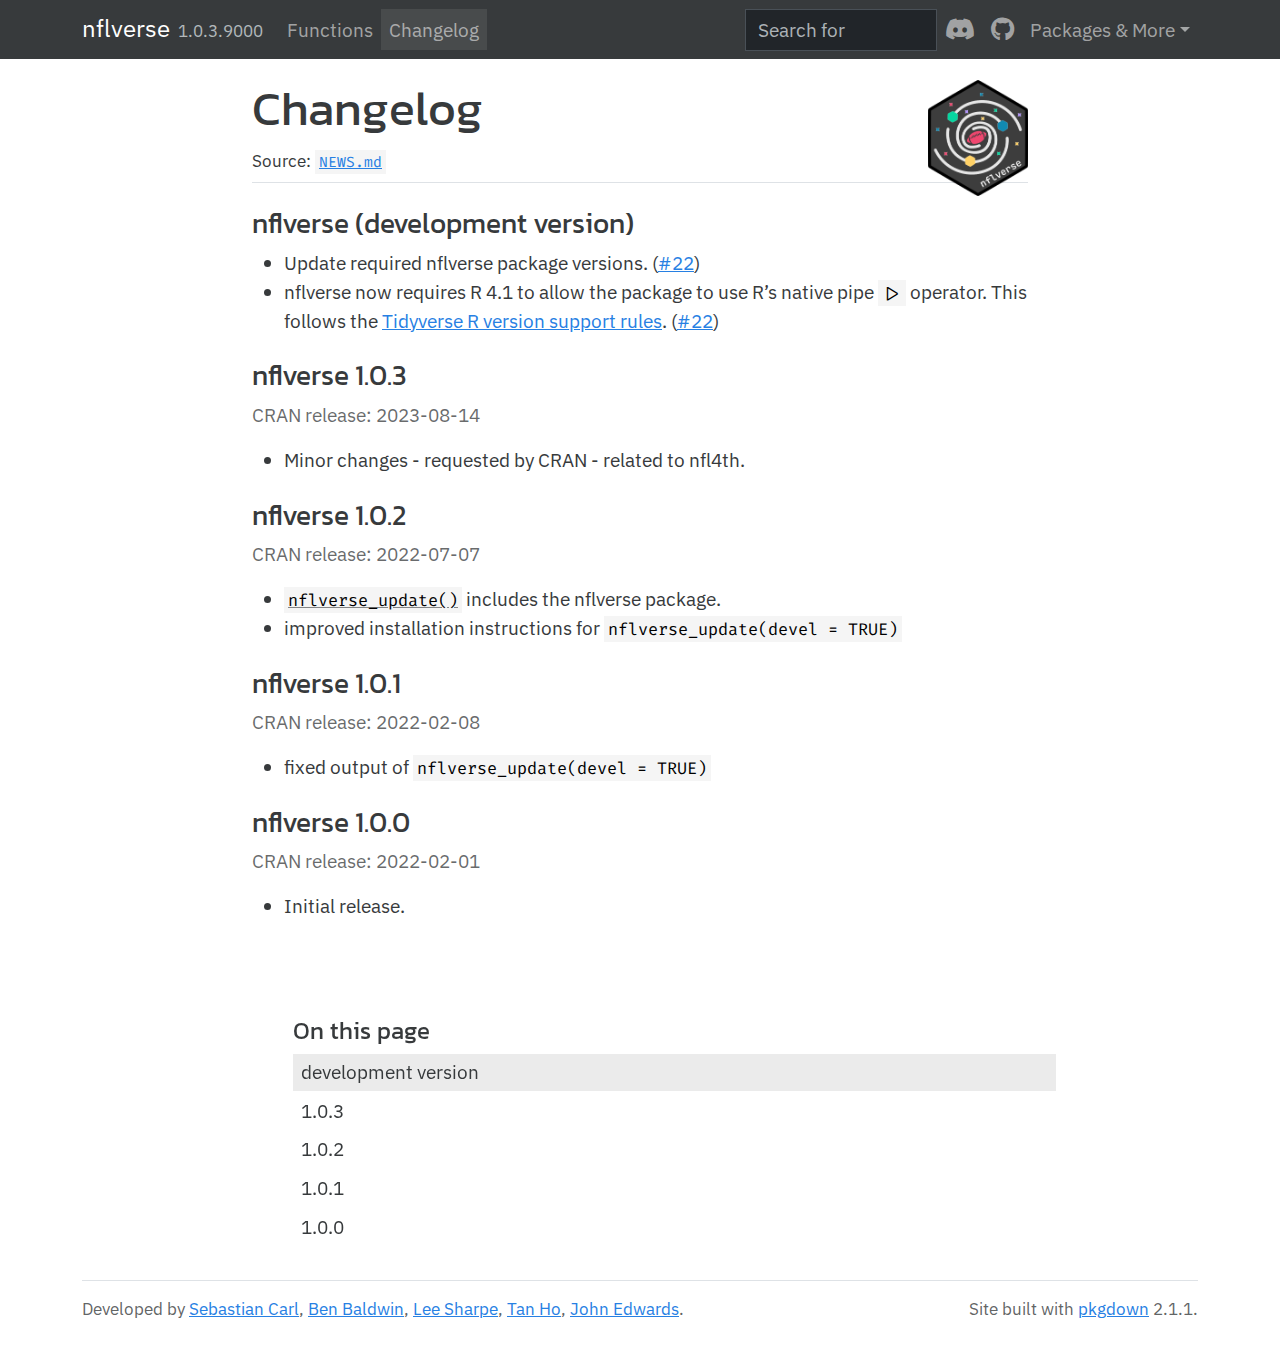
<file: news/index.html>
<!DOCTYPE html>
<!-- Generated by pkgdown: do not edit by hand --><html lang="en"><head><meta http-equiv="Content-Type" content="text/html; charset=UTF-8"><meta charset="utf-8"><meta http-equiv="X-UA-Compatible" content="IE=edge"><meta name="viewport" content="width=device-width, initial-scale=1, shrink-to-fit=no"><title>Changelog • nflverse</title><!-- favicons --><link rel="icon" type="image/png" sizes="16x16" href="../favicon-16x16.png"><link rel="icon" type="image/png" sizes="32x32" href="../favicon-32x32.png"><link rel="apple-touch-icon" type="image/png" sizes="180x180" href="../apple-touch-icon.png"><link rel="apple-touch-icon" type="image/png" sizes="120x120" href="../apple-touch-icon-120x120.png"><link rel="apple-touch-icon" type="image/png" sizes="76x76" href="../apple-touch-icon-76x76.png"><link rel="apple-touch-icon" type="image/png" sizes="60x60" href="../apple-touch-icon-60x60.png"><script src="../deps/jquery-3.6.0/jquery-3.6.0.min.js"></script><meta name="viewport" content="width=device-width, initial-scale=1, shrink-to-fit=no"><link href="../deps/bootstrap-5.3.1/bootstrap.min.css" rel="stylesheet"><script src="../deps/bootstrap-5.3.1/bootstrap.bundle.min.js"></script><link href="../deps/IBM_Plex_Sans-0.4.9/font.css" rel="stylesheet"><link href="../deps/Fira_Code-0.4.9/font.css" rel="stylesheet"><link href="../deps/Kanit-0.4.9/font.css" rel="stylesheet"><link href="../deps/font-awesome-6.5.2/css/all.min.css" rel="stylesheet"><link href="../deps/font-awesome-6.5.2/css/v4-shims.min.css" rel="stylesheet"><script src="../deps/headroom-0.11.0/headroom.min.js"></script><script src="../deps/headroom-0.11.0/jQuery.headroom.min.js"></script><script src="../deps/bootstrap-toc-1.0.1/bootstrap-toc.min.js"></script><script src="../deps/clipboard.js-2.0.11/clipboard.min.js"></script><script src="../deps/search-1.0.0/autocomplete.jquery.min.js"></script><script src="../deps/search-1.0.0/fuse.min.js"></script><script src="../deps/search-1.0.0/mark.min.js"></script><!-- pkgdown --><script src="../pkgdown.js"></script><link href="../extra.css" rel="stylesheet"><meta property="og:title" content="Changelog"><meta property="og:image" content="https://nflverse.nflverse.com/reference/figures/social_preview.png"><meta property="og:image:alt" content="nflverse social preview card"><meta name="twitter:card" content="summary_large_image"><meta name="twitter:creator" content="@mrcaseb"><meta name="twitter:site" content="@nflfastR"></head><body>
    <a href="#main" class="visually-hidden-focusable">Skip to contents</a>


    <nav class="navbar navbar-expand-lg fixed-top bg-dark" data-bs-theme="dark" aria-label="Site navigation"><div class="container">

    <a class="navbar-brand me-2" href="../index.html">nflverse</a>

    <small class="nav-text text-muted me-auto" data-bs-toggle="tooltip" data-bs-placement="bottom" title="">1.0.3.9000</small>


    <button class="navbar-toggler" type="button" data-bs-toggle="collapse" data-bs-target="#navbar" aria-controls="navbar" aria-expanded="false" aria-label="Toggle navigation">
      <span class="navbar-toggler-icon"></span>
    </button>

    <div id="navbar" class="collapse navbar-collapse ms-3">
      <ul class="navbar-nav me-auto"><li class="nav-item"><a class="nav-link" href="../reference/index.html">Functions</a></li>
<li class="active nav-item"><a class="nav-link" href="../news/index.html">Changelog</a></li>
      </ul><ul class="navbar-nav"><li class="nav-item"><form class="form-inline" role="search">
 <input class="form-control" type="search" name="search-input" id="search-input" autocomplete="off" aria-label="Search site" placeholder="Search for" data-search-index="../search.json"></form></li>
<li class="nav-item"><a class="external-link nav-link" href="https://discord.com/invite/5Er2FBnnQa"><span class="fa fab fa-discord fa-lg"></span></a></li>
<li class="nav-item"><a class="external-link nav-link" href="https://github.com/nflverse/nflverse/" aria-label="GitHub"><span class="fa fab fa-github fa-lg"></span></a></li>
<li class="nav-item dropdown">
  <button class="nav-link dropdown-toggle" type="button" id="dropdown-packages-more" data-bs-toggle="dropdown" aria-expanded="false" aria-haspopup="true">Packages &amp; More</button>
  <ul class="dropdown-menu dropdown-menu-end" aria-labelledby="dropdown-packages-more"><li><h6 class="dropdown-header" data-toc-skip>nflverse Packages</h6></li>
    <li><a class="external-link dropdown-item" href="https://www.nflfastr.com">nflfastR</a></li>
    <li><a class="external-link dropdown-item" href="https://nflseedr.com">nflseedR</a></li>
    <li><a class="external-link dropdown-item" href="https://www.nfl4th.com">nfl4th</a></li>
    <li><a class="external-link dropdown-item" href="https://nflreadr.nflverse.com/">nflreadr</a></li>
    <li><a class="external-link dropdown-item" href="https://nflplotr.nflverse.com/">nflplotR</a></li>
    <li><a class="external-link dropdown-item" href="https://www.opensourcefootball.com">Open Source Football</a></li>
    <li><h6 class="dropdown-header" data-toc-skip>nflverse Data</h6></li>
    <li><a class="external-link dropdown-item" href="https://github.com/nflverse">nflverse GitHub</a></li>
    <li><a class="external-link dropdown-item" href="https://jthomasmock.github.io/espnscrapeR/">espnscrapeR Package</a></li>
    <li><h6 class="dropdown-header" data-toc-skip>ffverse</h6></li>
    <li><a class="external-link dropdown-item" href="https://www.ffverse.com">ffverse.com</a></li>
  </ul></li>
      </ul></div>


  </div>
</nav><div class="container template-news">
<div class="row">
  <main id="main" class="col-md-9"><div class="page-header">
      <img src="../logo.png" class="logo" alt=""><h1>Changelog</h1>
      <small>Source: <a href="https://github.com/nflverse/nflverse/blob/main/NEWS.md" class="external-link"><code>NEWS.md</code></a></small>
    </div>

    <div class="section level2">
<h2 class="pkg-version" data-toc-text="development version" id="nflverse-development-version">nflverse (development version)<a class="anchor" aria-label="anchor" href="#nflverse-development-version"></a></h2>
<ul><li>Update required nflverse package versions. (<a href="https://github.com/nflverse/nflverse/issues/22" class="external-link">#22</a>)</li>
<li>nflverse now requires R 4.1 to allow the package to use R’s native pipe <code>|&gt;</code> operator. This follows the <a href="https://www.tidyverse.org/blog/2019/04/r-version-support/" class="external-link">Tidyverse R version support rules</a>. (<a href="https://github.com/nflverse/nflverse/issues/22" class="external-link">#22</a>)</li>
</ul></div>
    <div class="section level2">
<h2 class="pkg-version" data-toc-text="1.0.3" id="nflverse-103">nflverse 1.0.3<a class="anchor" aria-label="anchor" href="#nflverse-103"></a></h2><p class="text-muted">CRAN release: 2023-08-14</p>
<ul><li>Minor changes - requested by CRAN - related to nfl4th.</li>
</ul></div>
    <div class="section level2">
<h2 class="pkg-version" data-toc-text="1.0.2" id="nflverse-102">nflverse 1.0.2<a class="anchor" aria-label="anchor" href="#nflverse-102"></a></h2><p class="text-muted">CRAN release: 2022-07-07</p>
<ul><li>
<code><a href="../reference/nflverse_update.html">nflverse_update()</a></code> includes the nflverse package.</li>
<li>improved installation instructions for <code>nflverse_update(devel = TRUE)</code>
</li>
</ul></div>
    <div class="section level2">
<h2 class="pkg-version" data-toc-text="1.0.1" id="nflverse-101">nflverse 1.0.1<a class="anchor" aria-label="anchor" href="#nflverse-101"></a></h2><p class="text-muted">CRAN release: 2022-02-08</p>
<ul><li>fixed output of <code>nflverse_update(devel = TRUE)</code>
</li>
</ul></div>
    <div class="section level2">
<h2 class="pkg-version" data-toc-text="1.0.0" id="nflverse-100">nflverse 1.0.0<a class="anchor" aria-label="anchor" href="#nflverse-100"></a></h2><p class="text-muted">CRAN release: 2022-02-01</p>
<ul><li>Initial release.</li>
</ul></div>
  </main><aside class="col-md-3"><nav id="toc" aria-label="Table of contents"><h2>On this page</h2>
    </nav></aside></div>


    <footer><div class="pkgdown-footer-left">
  <p>Developed by <a href="https://bsky.app/profile/mrcaseb.nflverse.com" class="external-link">Sebastian Carl</a>, <a href="https://bsky.app/profile/rbsdm.com" class="external-link">Ben Baldwin</a>, <a href="https://twitter.com/LeeSharpeNFL" class="external-link">Lee Sharpe</a>, <a href="https://tanho.ca" class="external-link">Tan Ho</a>, <a href="https://johnbedwards.io" class="external-link">John Edwards</a>.</p>
</div>

<div class="pkgdown-footer-right">
  <p>Site built with <a href="https://pkgdown.r-lib.org/" class="external-link">pkgdown</a> 2.1.1.</p>
</div>

    </footer></div>





  </body></html>
</file>
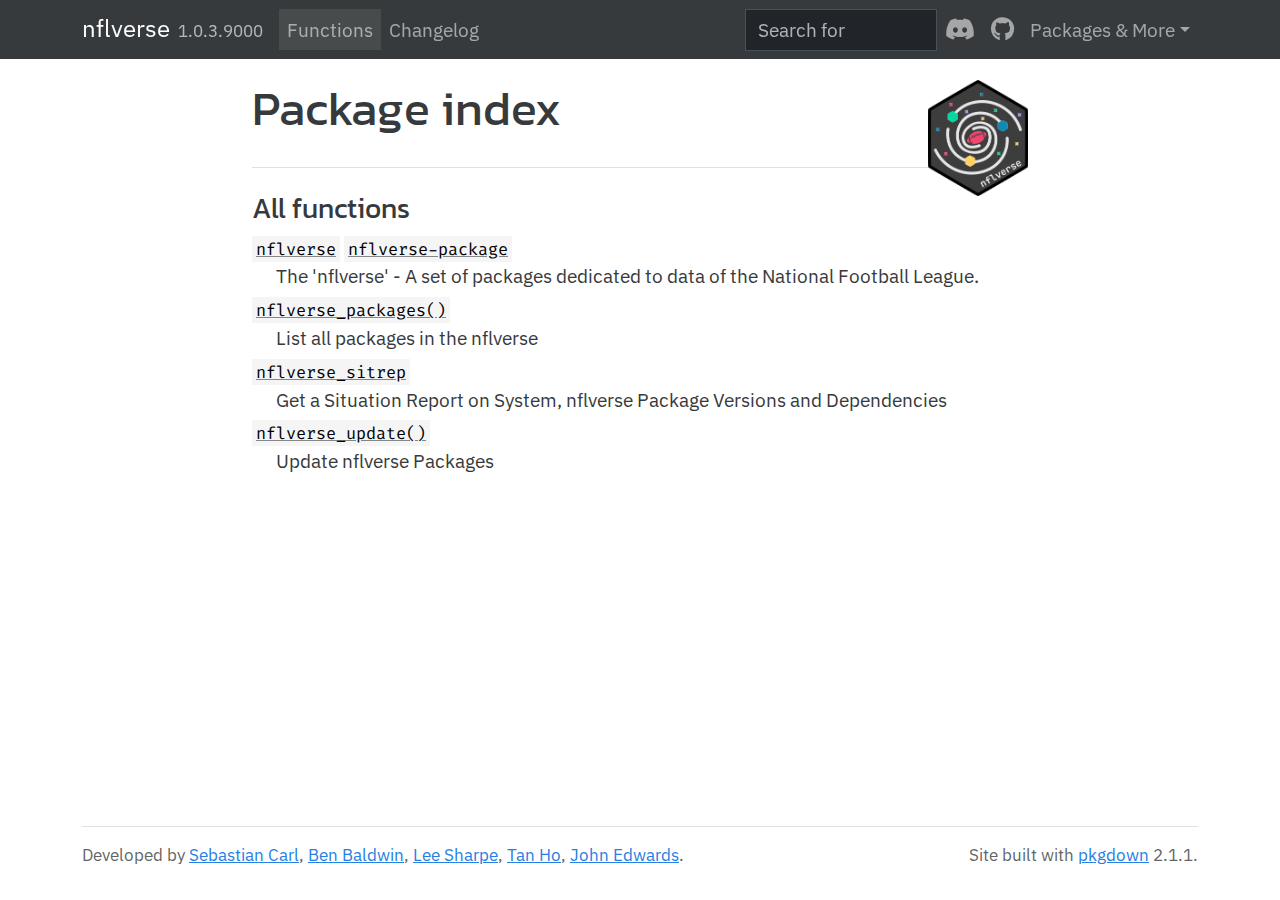
<file: reference/index.html>
<!DOCTYPE html>
<!-- Generated by pkgdown: do not edit by hand --><html lang="en"><head><meta http-equiv="Content-Type" content="text/html; charset=UTF-8"><meta charset="utf-8"><meta http-equiv="X-UA-Compatible" content="IE=edge"><meta name="viewport" content="width=device-width, initial-scale=1, shrink-to-fit=no"><title>Package index • nflverse</title><!-- favicons --><link rel="icon" type="image/png" sizes="16x16" href="../favicon-16x16.png"><link rel="icon" type="image/png" sizes="32x32" href="../favicon-32x32.png"><link rel="apple-touch-icon" type="image/png" sizes="180x180" href="../apple-touch-icon.png"><link rel="apple-touch-icon" type="image/png" sizes="120x120" href="../apple-touch-icon-120x120.png"><link rel="apple-touch-icon" type="image/png" sizes="76x76" href="../apple-touch-icon-76x76.png"><link rel="apple-touch-icon" type="image/png" sizes="60x60" href="../apple-touch-icon-60x60.png"><script src="../deps/jquery-3.6.0/jquery-3.6.0.min.js"></script><meta name="viewport" content="width=device-width, initial-scale=1, shrink-to-fit=no"><link href="../deps/bootstrap-5.3.1/bootstrap.min.css" rel="stylesheet"><script src="../deps/bootstrap-5.3.1/bootstrap.bundle.min.js"></script><link href="../deps/IBM_Plex_Sans-0.4.9/font.css" rel="stylesheet"><link href="../deps/Fira_Code-0.4.9/font.css" rel="stylesheet"><link href="../deps/Kanit-0.4.9/font.css" rel="stylesheet"><link href="../deps/font-awesome-6.5.2/css/all.min.css" rel="stylesheet"><link href="../deps/font-awesome-6.5.2/css/v4-shims.min.css" rel="stylesheet"><script src="../deps/headroom-0.11.0/headroom.min.js"></script><script src="../deps/headroom-0.11.0/jQuery.headroom.min.js"></script><script src="../deps/bootstrap-toc-1.0.1/bootstrap-toc.min.js"></script><script src="../deps/clipboard.js-2.0.11/clipboard.min.js"></script><script src="../deps/search-1.0.0/autocomplete.jquery.min.js"></script><script src="../deps/search-1.0.0/fuse.min.js"></script><script src="../deps/search-1.0.0/mark.min.js"></script><!-- pkgdown --><script src="../pkgdown.js"></script><link href="../extra.css" rel="stylesheet"><meta property="og:title" content="Package index"><meta property="og:image" content="https://nflverse.nflverse.com/reference/figures/social_preview.png"><meta property="og:image:alt" content="nflverse social preview card"><meta name="twitter:card" content="summary_large_image"><meta name="twitter:creator" content="@mrcaseb"><meta name="twitter:site" content="@nflfastR"></head><body>
    <a href="#main" class="visually-hidden-focusable">Skip to contents</a>


    <nav class="navbar navbar-expand-lg fixed-top bg-dark" data-bs-theme="dark" aria-label="Site navigation"><div class="container">

    <a class="navbar-brand me-2" href="../index.html">nflverse</a>

    <small class="nav-text text-muted me-auto" data-bs-toggle="tooltip" data-bs-placement="bottom" title="">1.0.3.9000</small>


    <button class="navbar-toggler" type="button" data-bs-toggle="collapse" data-bs-target="#navbar" aria-controls="navbar" aria-expanded="false" aria-label="Toggle navigation">
      <span class="navbar-toggler-icon"></span>
    </button>

    <div id="navbar" class="collapse navbar-collapse ms-3">
      <ul class="navbar-nav me-auto"><li class="active nav-item"><a class="nav-link" href="../reference/index.html">Functions</a></li>
<li class="nav-item"><a class="nav-link" href="../news/index.html">Changelog</a></li>
      </ul><ul class="navbar-nav"><li class="nav-item"><form class="form-inline" role="search">
 <input class="form-control" type="search" name="search-input" id="search-input" autocomplete="off" aria-label="Search site" placeholder="Search for" data-search-index="../search.json"></form></li>
<li class="nav-item"><a class="external-link nav-link" href="https://discord.com/invite/5Er2FBnnQa"><span class="fa fab fa-discord fa-lg"></span></a></li>
<li class="nav-item"><a class="external-link nav-link" href="https://github.com/nflverse/nflverse/" aria-label="GitHub"><span class="fa fab fa-github fa-lg"></span></a></li>
<li class="nav-item dropdown">
  <button class="nav-link dropdown-toggle" type="button" id="dropdown-packages-more" data-bs-toggle="dropdown" aria-expanded="false" aria-haspopup="true">Packages &amp; More</button>
  <ul class="dropdown-menu dropdown-menu-end" aria-labelledby="dropdown-packages-more"><li><h6 class="dropdown-header" data-toc-skip>nflverse Packages</h6></li>
    <li><a class="external-link dropdown-item" href="https://www.nflfastr.com">nflfastR</a></li>
    <li><a class="external-link dropdown-item" href="https://nflseedr.com">nflseedR</a></li>
    <li><a class="external-link dropdown-item" href="https://www.nfl4th.com">nfl4th</a></li>
    <li><a class="external-link dropdown-item" href="https://nflreadr.nflverse.com/">nflreadr</a></li>
    <li><a class="external-link dropdown-item" href="https://nflplotr.nflverse.com/">nflplotR</a></li>
    <li><a class="external-link dropdown-item" href="https://www.opensourcefootball.com">Open Source Football</a></li>
    <li><h6 class="dropdown-header" data-toc-skip>nflverse Data</h6></li>
    <li><a class="external-link dropdown-item" href="https://github.com/nflverse">nflverse GitHub</a></li>
    <li><a class="external-link dropdown-item" href="https://jthomasmock.github.io/espnscrapeR/">espnscrapeR Package</a></li>
    <li><h6 class="dropdown-header" data-toc-skip>ffverse</h6></li>
    <li><a class="external-link dropdown-item" href="https://www.ffverse.com">ffverse.com</a></li>
  </ul></li>
      </ul></div>


  </div>
</nav><div class="container template-reference-index">
<div class="row">
  <main id="main" class="col-md-9"><div class="page-header">
      <img src="../logo.png" class="logo" alt=""><h1>Package index</h1>
    </div>

    <div class="section level2">
      <h2 id="all-functions">All functions<a class="anchor" aria-label="anchor" href="#all-functions"></a></h2>




    </div><div class="section level2">




      <dl><dt>

          <code><a href="nflverse-package.html">nflverse</a></code> <code><a href="nflverse-package.html">nflverse-package</a></code>

        </dt>
        <dd>The 'nflverse' - A set of packages dedicated to data of the National Football League.</dd>
      </dl><dl><dt>

          <code><a href="nflverse_packages.html">nflverse_packages()</a></code>

        </dt>
        <dd>List all packages in the nflverse</dd>
      </dl><dl><dt>

          <code><a href="nflverse_sitrep.html">nflverse_sitrep</a></code>

        </dt>
        <dd>Get a Situation Report on System, nflverse Package Versions and Dependencies</dd>
      </dl><dl><dt>

          <code><a href="nflverse_update.html">nflverse_update()</a></code>

        </dt>
        <dd>Update nflverse Packages</dd>
      </dl></div>
  </main></div>


    <footer><div class="pkgdown-footer-left">
  <p>Developed by <a href="https://bsky.app/profile/mrcaseb.nflverse.com" class="external-link">Sebastian Carl</a>, <a href="https://bsky.app/profile/rbsdm.com" class="external-link">Ben Baldwin</a>, <a href="https://twitter.com/LeeSharpeNFL" class="external-link">Lee Sharpe</a>, <a href="https://tanho.ca" class="external-link">Tan Ho</a>, <a href="https://johnbedwards.io" class="external-link">John Edwards</a>.</p>
</div>

<div class="pkgdown-footer-right">
  <p>Site built with <a href="https://pkgdown.r-lib.org/" class="external-link">pkgdown</a> 2.1.1.</p>
</div>

    </footer></div>





  </body></html>
</file>
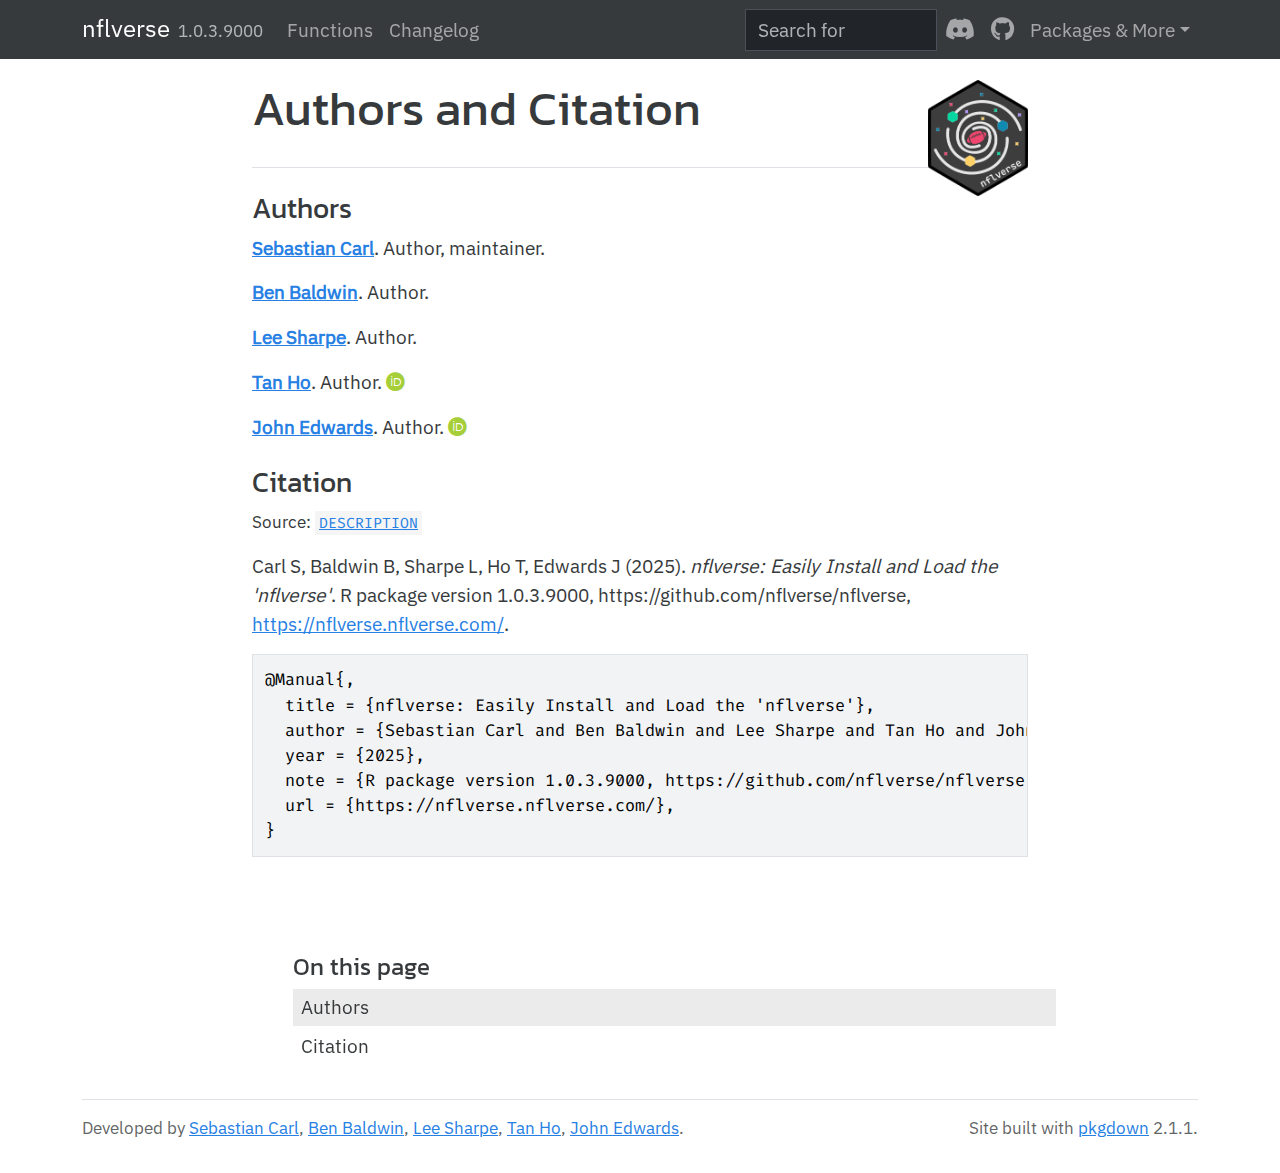
<file: authors.html>
<!DOCTYPE html>
<!-- Generated by pkgdown: do not edit by hand --><html lang="en"><head><meta http-equiv="Content-Type" content="text/html; charset=UTF-8"><meta charset="utf-8"><meta http-equiv="X-UA-Compatible" content="IE=edge"><meta name="viewport" content="width=device-width, initial-scale=1, shrink-to-fit=no"><title>Authors and Citation • nflverse</title><!-- favicons --><link rel="icon" type="image/png" sizes="16x16" href="favicon-16x16.png"><link rel="icon" type="image/png" sizes="32x32" href="favicon-32x32.png"><link rel="apple-touch-icon" type="image/png" sizes="180x180" href="apple-touch-icon.png"><link rel="apple-touch-icon" type="image/png" sizes="120x120" href="apple-touch-icon-120x120.png"><link rel="apple-touch-icon" type="image/png" sizes="76x76" href="apple-touch-icon-76x76.png"><link rel="apple-touch-icon" type="image/png" sizes="60x60" href="apple-touch-icon-60x60.png"><script src="deps/jquery-3.6.0/jquery-3.6.0.min.js"></script><meta name="viewport" content="width=device-width, initial-scale=1, shrink-to-fit=no"><link href="deps/bootstrap-5.3.1/bootstrap.min.css" rel="stylesheet"><script src="deps/bootstrap-5.3.1/bootstrap.bundle.min.js"></script><link href="deps/IBM_Plex_Sans-0.4.9/font.css" rel="stylesheet"><link href="deps/Fira_Code-0.4.9/font.css" rel="stylesheet"><link href="deps/Kanit-0.4.9/font.css" rel="stylesheet"><link href="deps/font-awesome-6.5.2/css/all.min.css" rel="stylesheet"><link href="deps/font-awesome-6.5.2/css/v4-shims.min.css" rel="stylesheet"><script src="deps/headroom-0.11.0/headroom.min.js"></script><script src="deps/headroom-0.11.0/jQuery.headroom.min.js"></script><script src="deps/bootstrap-toc-1.0.1/bootstrap-toc.min.js"></script><script src="deps/clipboard.js-2.0.11/clipboard.min.js"></script><script src="deps/search-1.0.0/autocomplete.jquery.min.js"></script><script src="deps/search-1.0.0/fuse.min.js"></script><script src="deps/search-1.0.0/mark.min.js"></script><!-- pkgdown --><script src="pkgdown.js"></script><link href="extra.css" rel="stylesheet"><meta property="og:title" content="Authors and Citation"><meta property="og:image" content="https://nflverse.nflverse.com/reference/figures/social_preview.png"><meta property="og:image:alt" content="nflverse social preview card"><meta name="twitter:card" content="summary_large_image"><meta name="twitter:creator" content="@mrcaseb"><meta name="twitter:site" content="@nflfastR"></head><body>
    <a href="#main" class="visually-hidden-focusable">Skip to contents</a>


    <nav class="navbar navbar-expand-lg fixed-top bg-dark" data-bs-theme="dark" aria-label="Site navigation"><div class="container">

    <a class="navbar-brand me-2" href="index.html">nflverse</a>

    <small class="nav-text text-muted me-auto" data-bs-toggle="tooltip" data-bs-placement="bottom" title="">1.0.3.9000</small>


    <button class="navbar-toggler" type="button" data-bs-toggle="collapse" data-bs-target="#navbar" aria-controls="navbar" aria-expanded="false" aria-label="Toggle navigation">
      <span class="navbar-toggler-icon"></span>
    </button>

    <div id="navbar" class="collapse navbar-collapse ms-3">
      <ul class="navbar-nav me-auto"><li class="nav-item"><a class="nav-link" href="reference/index.html">Functions</a></li>
<li class="nav-item"><a class="nav-link" href="news/index.html">Changelog</a></li>
      </ul><ul class="navbar-nav"><li class="nav-item"><form class="form-inline" role="search">
 <input class="form-control" type="search" name="search-input" id="search-input" autocomplete="off" aria-label="Search site" placeholder="Search for" data-search-index="search.json"></form></li>
<li class="nav-item"><a class="external-link nav-link" href="https://discord.com/invite/5Er2FBnnQa"><span class="fa fab fa-discord fa-lg"></span></a></li>
<li class="nav-item"><a class="external-link nav-link" href="https://github.com/nflverse/nflverse/" aria-label="GitHub"><span class="fa fab fa-github fa-lg"></span></a></li>
<li class="nav-item dropdown">
  <button class="nav-link dropdown-toggle" type="button" id="dropdown-packages-more" data-bs-toggle="dropdown" aria-expanded="false" aria-haspopup="true">Packages &amp; More</button>
  <ul class="dropdown-menu dropdown-menu-end" aria-labelledby="dropdown-packages-more"><li><h6 class="dropdown-header" data-toc-skip>nflverse Packages</h6></li>
    <li><a class="external-link dropdown-item" href="https://www.nflfastr.com">nflfastR</a></li>
    <li><a class="external-link dropdown-item" href="https://nflseedr.com">nflseedR</a></li>
    <li><a class="external-link dropdown-item" href="https://www.nfl4th.com">nfl4th</a></li>
    <li><a class="external-link dropdown-item" href="https://nflreadr.nflverse.com/">nflreadr</a></li>
    <li><a class="external-link dropdown-item" href="https://nflplotr.nflverse.com/">nflplotR</a></li>
    <li><a class="external-link dropdown-item" href="https://www.opensourcefootball.com">Open Source Football</a></li>
    <li><h6 class="dropdown-header" data-toc-skip>nflverse Data</h6></li>
    <li><a class="external-link dropdown-item" href="https://github.com/nflverse">nflverse GitHub</a></li>
    <li><a class="external-link dropdown-item" href="https://jthomasmock.github.io/espnscrapeR/">espnscrapeR Package</a></li>
    <li><h6 class="dropdown-header" data-toc-skip>ffverse</h6></li>
    <li><a class="external-link dropdown-item" href="https://www.ffverse.com">ffverse.com</a></li>
  </ul></li>
      </ul></div>


  </div>
</nav><div class="container template-citation-authors">
<div class="row">
  <main id="main" class="col-md-9"><div class="page-header">
      <img src="logo.png" class="logo" alt=""><h1>Authors and Citation</h1>
    </div>

    <div class="section level2">
      <h2>Authors</h2>

      <ul class="list-unstyled"><li>
          <p><strong><a href="https://bsky.app/profile/mrcaseb.nflverse.com" class="external-link">Sebastian Carl</a></strong>. Author, maintainer.
          </p>
        </li>
        <li>
          <p><strong><a href="https://bsky.app/profile/rbsdm.com" class="external-link">Ben Baldwin</a></strong>. Author.
          </p>
        </li>
        <li>
          <p><strong><a href="https://twitter.com/LeeSharpeNFL" class="external-link">Lee Sharpe</a></strong>. Author.
          </p>
        </li>
        <li>
          <p><strong><a href="https://tanho.ca" class="external-link">Tan Ho</a></strong>. Author. <a href="https://orcid.org/0000-0001-8388-5155" target="orcid.widget" aria-label="ORCID" class="external-link"><span class="fab fa-orcid orcid" aria-hidden="true"></span></a>
          </p>
        </li>
        <li>
          <p><strong><a href="https://johnbedwards.io" class="external-link">John Edwards</a></strong>. Author. <a href="https://orcid.org/0000-0002-8533-7504" target="orcid.widget" aria-label="ORCID" class="external-link"><span class="fab fa-orcid orcid" aria-hidden="true"></span></a>
          </p>
        </li>
      </ul></div>

    <div class="section level2">
      <h2 id="citation">Citation</h2>
      <p><small class="dont-index">Source: <a href="https://github.com/nflverse/nflverse/blob/main/DESCRIPTION" class="external-link"><code>DESCRIPTION</code></a></small></p>

      <p>Carl S, Baldwin B, Sharpe L, Ho T, Edwards J (2025).
<em>nflverse: Easily Install and Load the 'nflverse'</em>.
R package version 1.0.3.9000, https://github.com/nflverse/nflverse, <a href="https://nflverse.nflverse.com/">https://nflverse.nflverse.com/</a>.
</p>
      <pre>@Manual{,
  title = {nflverse: Easily Install and Load the 'nflverse'},
  author = {Sebastian Carl and Ben Baldwin and Lee Sharpe and Tan Ho and John Edwards},
  year = {2025},
  note = {R package version 1.0.3.9000, https://github.com/nflverse/nflverse},
  url = {https://nflverse.nflverse.com/},
}</pre>
    </div>

  </main><aside class="col-md-3"><nav id="toc" aria-label="Table of contents"><h2>On this page</h2>
    </nav></aside></div>


    <footer><div class="pkgdown-footer-left">
  <p>Developed by <a href="https://bsky.app/profile/mrcaseb.nflverse.com" class="external-link">Sebastian Carl</a>, <a href="https://bsky.app/profile/rbsdm.com" class="external-link">Ben Baldwin</a>, <a href="https://twitter.com/LeeSharpeNFL" class="external-link">Lee Sharpe</a>, <a href="https://tanho.ca" class="external-link">Tan Ho</a>, <a href="https://johnbedwards.io" class="external-link">John Edwards</a>.</p>
</div>

<div class="pkgdown-footer-right">
  <p>Site built with <a href="https://pkgdown.r-lib.org/" class="external-link">pkgdown</a> 2.1.1.</p>
</div>

    </footer></div>





  </body></html>
</file>
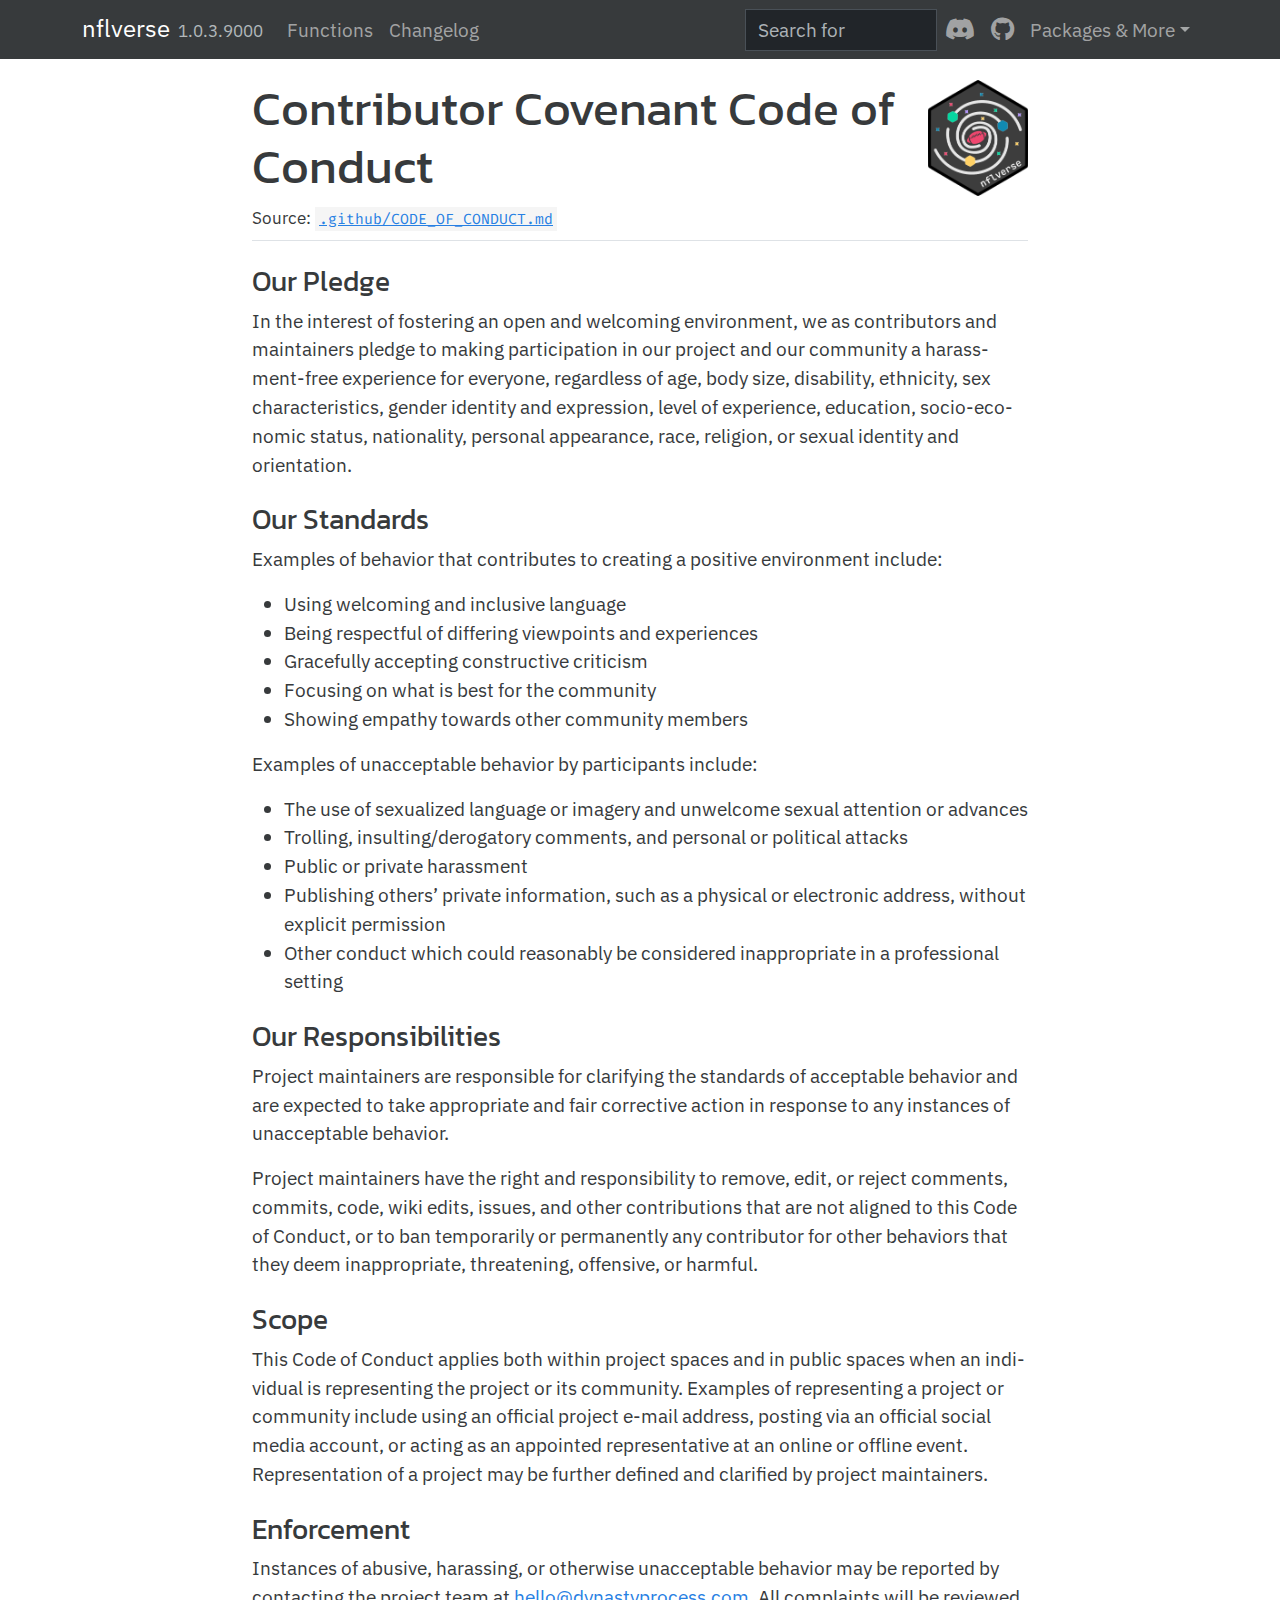
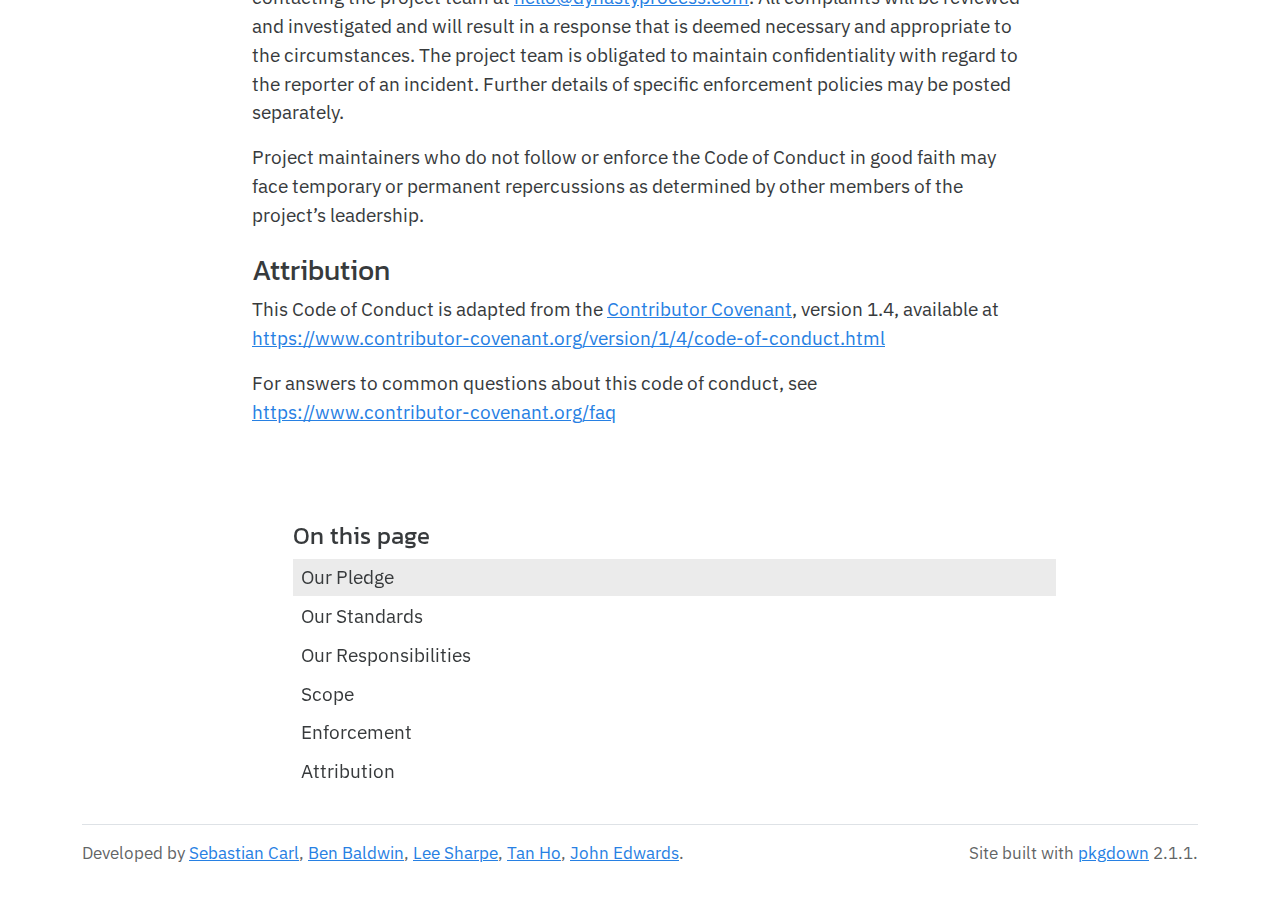
<file: CODE_OF_CONDUCT.html>
<!DOCTYPE html>
<!-- Generated by pkgdown: do not edit by hand --><html lang="en"><head><meta http-equiv="Content-Type" content="text/html; charset=UTF-8"><meta charset="utf-8"><meta http-equiv="X-UA-Compatible" content="IE=edge"><meta name="viewport" content="width=device-width, initial-scale=1, shrink-to-fit=no"><title>Contributor Covenant Code of Conduct • nflverse</title><!-- favicons --><link rel="icon" type="image/png" sizes="16x16" href="favicon-16x16.png"><link rel="icon" type="image/png" sizes="32x32" href="favicon-32x32.png"><link rel="apple-touch-icon" type="image/png" sizes="180x180" href="apple-touch-icon.png"><link rel="apple-touch-icon" type="image/png" sizes="120x120" href="apple-touch-icon-120x120.png"><link rel="apple-touch-icon" type="image/png" sizes="76x76" href="apple-touch-icon-76x76.png"><link rel="apple-touch-icon" type="image/png" sizes="60x60" href="apple-touch-icon-60x60.png"><script src="deps/jquery-3.6.0/jquery-3.6.0.min.js"></script><meta name="viewport" content="width=device-width, initial-scale=1, shrink-to-fit=no"><link href="deps/bootstrap-5.3.1/bootstrap.min.css" rel="stylesheet"><script src="deps/bootstrap-5.3.1/bootstrap.bundle.min.js"></script><link href="deps/IBM_Plex_Sans-0.4.9/font.css" rel="stylesheet"><link href="deps/Fira_Code-0.4.9/font.css" rel="stylesheet"><link href="deps/Kanit-0.4.9/font.css" rel="stylesheet"><link href="deps/font-awesome-6.5.2/css/all.min.css" rel="stylesheet"><link href="deps/font-awesome-6.5.2/css/v4-shims.min.css" rel="stylesheet"><script src="deps/headroom-0.11.0/headroom.min.js"></script><script src="deps/headroom-0.11.0/jQuery.headroom.min.js"></script><script src="deps/bootstrap-toc-1.0.1/bootstrap-toc.min.js"></script><script src="deps/clipboard.js-2.0.11/clipboard.min.js"></script><script src="deps/search-1.0.0/autocomplete.jquery.min.js"></script><script src="deps/search-1.0.0/fuse.min.js"></script><script src="deps/search-1.0.0/mark.min.js"></script><!-- pkgdown --><script src="pkgdown.js"></script><link href="extra.css" rel="stylesheet"><meta property="og:title" content="Contributor Covenant Code of Conduct"><meta property="og:image" content="https://nflverse.nflverse.com/reference/figures/social_preview.png"><meta property="og:image:alt" content="nflverse social preview card"><meta name="twitter:card" content="summary_large_image"><meta name="twitter:creator" content="@mrcaseb"><meta name="twitter:site" content="@nflfastR"></head><body>
    <a href="#main" class="visually-hidden-focusable">Skip to contents</a>


    <nav class="navbar navbar-expand-lg fixed-top bg-dark" data-bs-theme="dark" aria-label="Site navigation"><div class="container">

    <a class="navbar-brand me-2" href="index.html">nflverse</a>

    <small class="nav-text text-muted me-auto" data-bs-toggle="tooltip" data-bs-placement="bottom" title="">1.0.3.9000</small>


    <button class="navbar-toggler" type="button" data-bs-toggle="collapse" data-bs-target="#navbar" aria-controls="navbar" aria-expanded="false" aria-label="Toggle navigation">
      <span class="navbar-toggler-icon"></span>
    </button>

    <div id="navbar" class="collapse navbar-collapse ms-3">
      <ul class="navbar-nav me-auto"><li class="nav-item"><a class="nav-link" href="reference/index.html">Functions</a></li>
<li class="nav-item"><a class="nav-link" href="news/index.html">Changelog</a></li>
      </ul><ul class="navbar-nav"><li class="nav-item"><form class="form-inline" role="search">
 <input class="form-control" type="search" name="search-input" id="search-input" autocomplete="off" aria-label="Search site" placeholder="Search for" data-search-index="search.json"></form></li>
<li class="nav-item"><a class="external-link nav-link" href="https://discord.com/invite/5Er2FBnnQa"><span class="fa fab fa-discord fa-lg"></span></a></li>
<li class="nav-item"><a class="external-link nav-link" href="https://github.com/nflverse/nflverse/" aria-label="GitHub"><span class="fa fab fa-github fa-lg"></span></a></li>
<li class="nav-item dropdown">
  <button class="nav-link dropdown-toggle" type="button" id="dropdown-packages-more" data-bs-toggle="dropdown" aria-expanded="false" aria-haspopup="true">Packages &amp; More</button>
  <ul class="dropdown-menu dropdown-menu-end" aria-labelledby="dropdown-packages-more"><li><h6 class="dropdown-header" data-toc-skip>nflverse Packages</h6></li>
    <li><a class="external-link dropdown-item" href="https://www.nflfastr.com">nflfastR</a></li>
    <li><a class="external-link dropdown-item" href="https://nflseedr.com">nflseedR</a></li>
    <li><a class="external-link dropdown-item" href="https://www.nfl4th.com">nfl4th</a></li>
    <li><a class="external-link dropdown-item" href="https://nflreadr.nflverse.com/">nflreadr</a></li>
    <li><a class="external-link dropdown-item" href="https://nflplotr.nflverse.com/">nflplotR</a></li>
    <li><a class="external-link dropdown-item" href="https://www.opensourcefootball.com">Open Source Football</a></li>
    <li><h6 class="dropdown-header" data-toc-skip>nflverse Data</h6></li>
    <li><a class="external-link dropdown-item" href="https://github.com/nflverse">nflverse GitHub</a></li>
    <li><a class="external-link dropdown-item" href="https://jthomasmock.github.io/espnscrapeR/">espnscrapeR Package</a></li>
    <li><h6 class="dropdown-header" data-toc-skip>ffverse</h6></li>
    <li><a class="external-link dropdown-item" href="https://www.ffverse.com">ffverse.com</a></li>
  </ul></li>
      </ul></div>


  </div>
</nav><div class="container template-title-body">
<div class="row">
  <main id="main" class="col-md-9"><div class="page-header">
      <img src="logo.png" class="logo" alt=""><h1>Contributor Covenant Code of Conduct</h1>
      <small class="dont-index">Source: <a href="https://github.com/nflverse/nflverse/blob/main/.github/CODE_OF_CONDUCT.md" class="external-link"><code>.github/CODE_OF_CONDUCT.md</code></a></small>
    </div>

<div id="contributor-covenant-code-of-conduct" class="section level1">

<div class="section level2">
<h2 id="our-pledge">Our Pledge<a class="anchor" aria-label="anchor" href="#our-pledge"></a></h2>
<p>In the interest of fostering an open and welcoming environment, we as contributors and maintainers pledge to making participation in our project and our community a harassment-free experience for everyone, regardless of age, body size, disability, ethnicity, sex characteristics, gender identity and expression, level of experience, education, socio-economic status, nationality, personal appearance, race, religion, or sexual identity and orientation.</p>
</div>
<div class="section level2">
<h2 id="our-standards">Our Standards<a class="anchor" aria-label="anchor" href="#our-standards"></a></h2>
<p>Examples of behavior that contributes to creating a positive environment include:</p>
<ul><li>Using welcoming and inclusive language</li>
<li>Being respectful of differing viewpoints and experiences</li>
<li>Gracefully accepting constructive criticism</li>
<li>Focusing on what is best for the community</li>
<li>Showing empathy towards other community members</li>
</ul><p>Examples of unacceptable behavior by participants include:</p>
<ul><li>The use of sexualized language or imagery and unwelcome sexual attention or advances</li>
<li>Trolling, insulting/derogatory comments, and personal or political attacks</li>
<li>Public or private harassment</li>
<li>Publishing others’ private information, such as a physical or electronic address, without explicit permission</li>
<li>Other conduct which could reasonably be considered inappropriate in a professional setting</li>
</ul></div>
<div class="section level2">
<h2 id="our-responsibilities">Our Responsibilities<a class="anchor" aria-label="anchor" href="#our-responsibilities"></a></h2>
<p>Project maintainers are responsible for clarifying the standards of acceptable behavior and are expected to take appropriate and fair corrective action in response to any instances of unacceptable behavior.</p>
<p>Project maintainers have the right and responsibility to remove, edit, or reject comments, commits, code, wiki edits, issues, and other contributions that are not aligned to this Code of Conduct, or to ban temporarily or permanently any contributor for other behaviors that they deem inappropriate, threatening, offensive, or harmful.</p>
</div>
<div class="section level2">
<h2 id="scope">Scope<a class="anchor" aria-label="anchor" href="#scope"></a></h2>
<p>This Code of Conduct applies both within project spaces and in public spaces when an individual is representing the project or its community. Examples of representing a project or community include using an official project e-mail address, posting via an official social media account, or acting as an appointed representative at an online or offline event. Representation of a project may be further defined and clarified by project maintainers.</p>
</div>
<div class="section level2">
<h2 id="enforcement">Enforcement<a class="anchor" aria-label="anchor" href="#enforcement"></a></h2>
<p>Instances of abusive, harassing, or otherwise unacceptable behavior may be reported by contacting the project team at <a href="mailto:hello@dynastyprocess.com" class="email">hello@dynastyprocess.com</a>. All complaints will be reviewed and investigated and will result in a response that is deemed necessary and appropriate to the circumstances. The project team is obligated to maintain confidentiality with regard to the reporter of an incident. Further details of specific enforcement policies may be posted separately.</p>
<p>Project maintainers who do not follow or enforce the Code of Conduct in good faith may face temporary or permanent repercussions as determined by other members of the project’s leadership.</p>
</div>
<div class="section level2">
<h2 id="attribution">Attribution<a class="anchor" aria-label="anchor" href="#attribution"></a></h2>
<p>This Code of Conduct is adapted from the <a href="https://www.contributor-covenant.org" class="external-link">Contributor Covenant</a>, version 1.4, available at <a href="https://www.contributor-covenant.org/version/1/4/code-of-conduct.html" class="external-link uri">https://www.contributor-covenant.org/version/1/4/code-of-conduct.html</a></p>
<p>For answers to common questions about this code of conduct, see <a href="https://www.contributor-covenant.org/faq" class="external-link uri">https://www.contributor-covenant.org/faq</a></p>
</div>
</div>

  </main><aside class="col-md-3"><nav id="toc" aria-label="Table of contents"><h2>On this page</h2>
    </nav></aside></div>


    <footer><div class="pkgdown-footer-left">
  <p>Developed by <a href="https://bsky.app/profile/mrcaseb.nflverse.com" class="external-link">Sebastian Carl</a>, <a href="https://bsky.app/profile/rbsdm.com" class="external-link">Ben Baldwin</a>, <a href="https://twitter.com/LeeSharpeNFL" class="external-link">Lee Sharpe</a>, <a href="https://tanho.ca" class="external-link">Tan Ho</a>, <a href="https://johnbedwards.io" class="external-link">John Edwards</a>.</p>
</div>

<div class="pkgdown-footer-right">
  <p>Site built with <a href="https://pkgdown.r-lib.org/" class="external-link">pkgdown</a> 2.1.1.</p>
</div>

    </footer></div>





  </body></html>
</file>
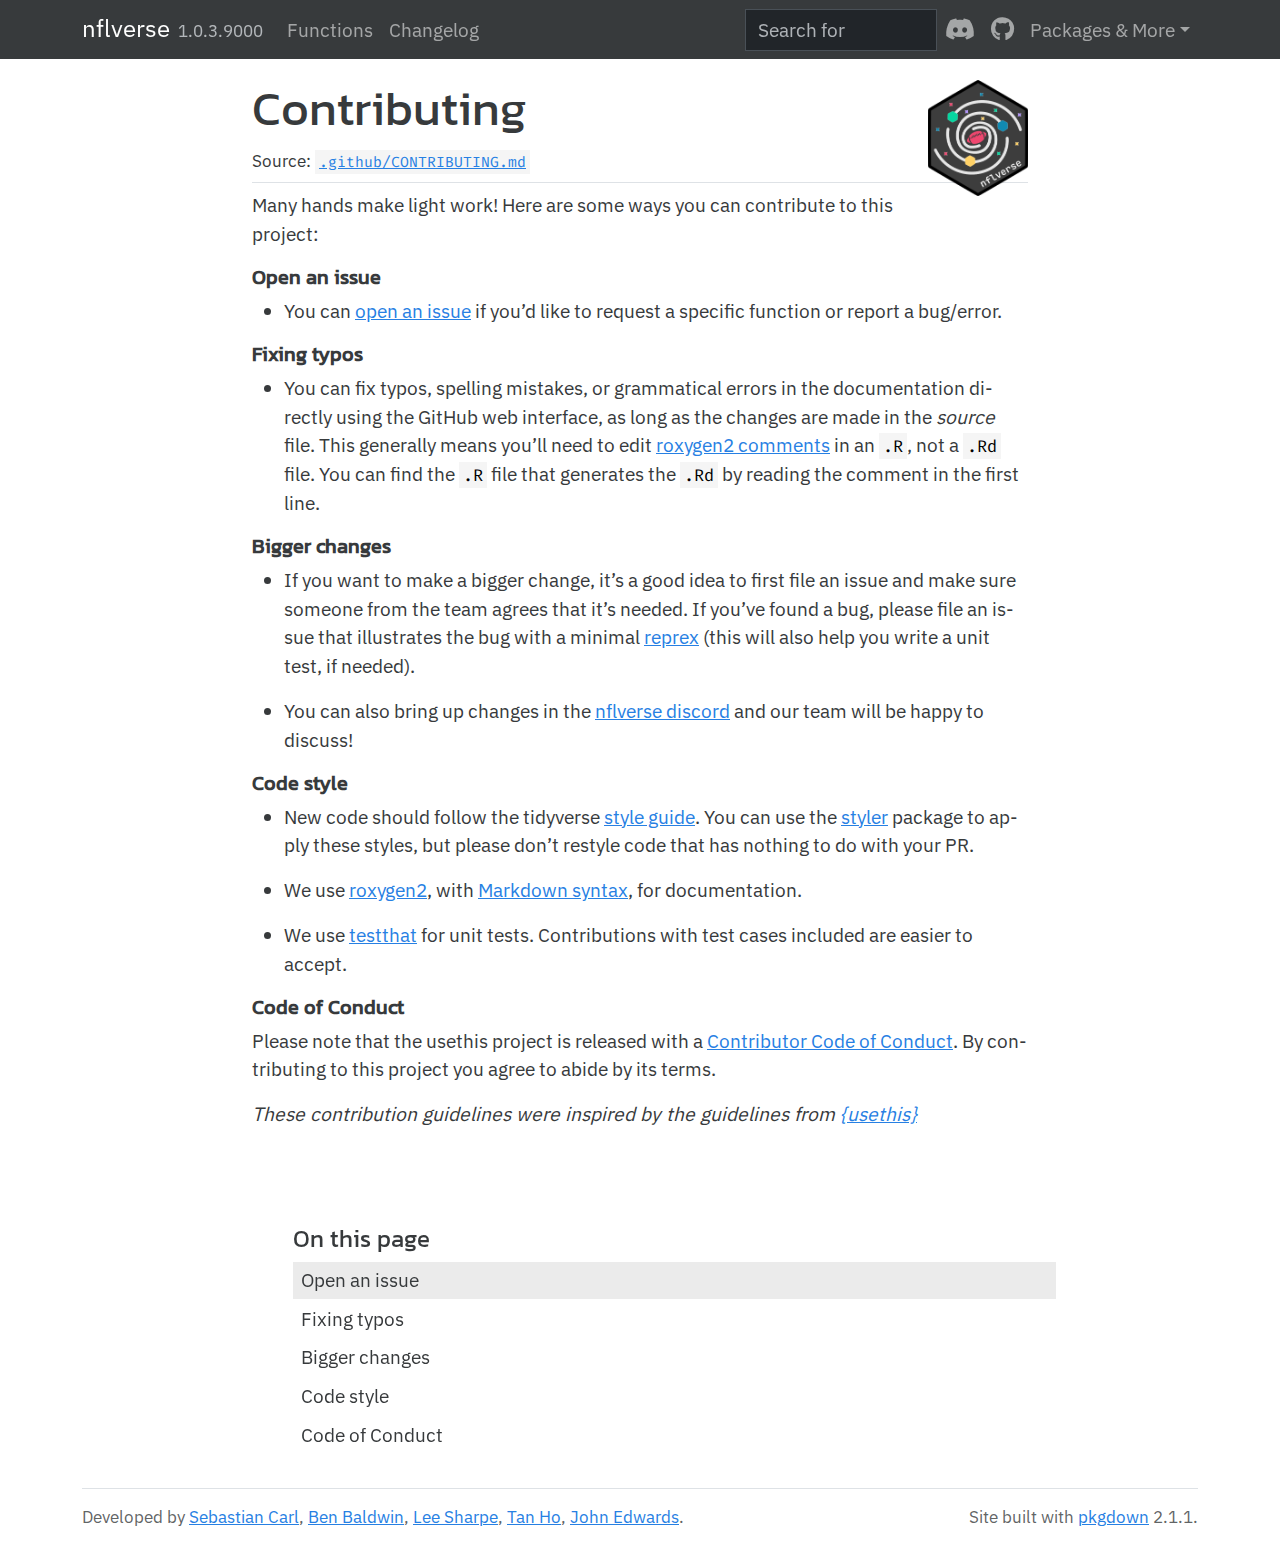
<file: CONTRIBUTING.html>
<!DOCTYPE html>
<!-- Generated by pkgdown: do not edit by hand --><html lang="en"><head><meta http-equiv="Content-Type" content="text/html; charset=UTF-8"><meta charset="utf-8"><meta http-equiv="X-UA-Compatible" content="IE=edge"><meta name="viewport" content="width=device-width, initial-scale=1, shrink-to-fit=no"><title>Contributing • nflverse</title><!-- favicons --><link rel="icon" type="image/png" sizes="16x16" href="favicon-16x16.png"><link rel="icon" type="image/png" sizes="32x32" href="favicon-32x32.png"><link rel="apple-touch-icon" type="image/png" sizes="180x180" href="apple-touch-icon.png"><link rel="apple-touch-icon" type="image/png" sizes="120x120" href="apple-touch-icon-120x120.png"><link rel="apple-touch-icon" type="image/png" sizes="76x76" href="apple-touch-icon-76x76.png"><link rel="apple-touch-icon" type="image/png" sizes="60x60" href="apple-touch-icon-60x60.png"><script src="deps/jquery-3.6.0/jquery-3.6.0.min.js"></script><meta name="viewport" content="width=device-width, initial-scale=1, shrink-to-fit=no"><link href="deps/bootstrap-5.3.1/bootstrap.min.css" rel="stylesheet"><script src="deps/bootstrap-5.3.1/bootstrap.bundle.min.js"></script><link href="deps/IBM_Plex_Sans-0.4.9/font.css" rel="stylesheet"><link href="deps/Fira_Code-0.4.9/font.css" rel="stylesheet"><link href="deps/Kanit-0.4.9/font.css" rel="stylesheet"><link href="deps/font-awesome-6.5.2/css/all.min.css" rel="stylesheet"><link href="deps/font-awesome-6.5.2/css/v4-shims.min.css" rel="stylesheet"><script src="deps/headroom-0.11.0/headroom.min.js"></script><script src="deps/headroom-0.11.0/jQuery.headroom.min.js"></script><script src="deps/bootstrap-toc-1.0.1/bootstrap-toc.min.js"></script><script src="deps/clipboard.js-2.0.11/clipboard.min.js"></script><script src="deps/search-1.0.0/autocomplete.jquery.min.js"></script><script src="deps/search-1.0.0/fuse.min.js"></script><script src="deps/search-1.0.0/mark.min.js"></script><!-- pkgdown --><script src="pkgdown.js"></script><link href="extra.css" rel="stylesheet"><meta property="og:title" content="Contributing"><meta property="og:image" content="https://nflverse.nflverse.com/reference/figures/social_preview.png"><meta property="og:image:alt" content="nflverse social preview card"><meta name="twitter:card" content="summary_large_image"><meta name="twitter:creator" content="@mrcaseb"><meta name="twitter:site" content="@nflfastR"></head><body>
    <a href="#main" class="visually-hidden-focusable">Skip to contents</a>


    <nav class="navbar navbar-expand-lg fixed-top bg-dark" data-bs-theme="dark" aria-label="Site navigation"><div class="container">

    <a class="navbar-brand me-2" href="index.html">nflverse</a>

    <small class="nav-text text-muted me-auto" data-bs-toggle="tooltip" data-bs-placement="bottom" title="">1.0.3.9000</small>


    <button class="navbar-toggler" type="button" data-bs-toggle="collapse" data-bs-target="#navbar" aria-controls="navbar" aria-expanded="false" aria-label="Toggle navigation">
      <span class="navbar-toggler-icon"></span>
    </button>

    <div id="navbar" class="collapse navbar-collapse ms-3">
      <ul class="navbar-nav me-auto"><li class="nav-item"><a class="nav-link" href="reference/index.html">Functions</a></li>
<li class="nav-item"><a class="nav-link" href="news/index.html">Changelog</a></li>
      </ul><ul class="navbar-nav"><li class="nav-item"><form class="form-inline" role="search">
 <input class="form-control" type="search" name="search-input" id="search-input" autocomplete="off" aria-label="Search site" placeholder="Search for" data-search-index="search.json"></form></li>
<li class="nav-item"><a class="external-link nav-link" href="https://discord.com/invite/5Er2FBnnQa"><span class="fa fab fa-discord fa-lg"></span></a></li>
<li class="nav-item"><a class="external-link nav-link" href="https://github.com/nflverse/nflverse/" aria-label="GitHub"><span class="fa fab fa-github fa-lg"></span></a></li>
<li class="nav-item dropdown">
  <button class="nav-link dropdown-toggle" type="button" id="dropdown-packages-more" data-bs-toggle="dropdown" aria-expanded="false" aria-haspopup="true">Packages &amp; More</button>
  <ul class="dropdown-menu dropdown-menu-end" aria-labelledby="dropdown-packages-more"><li><h6 class="dropdown-header" data-toc-skip>nflverse Packages</h6></li>
    <li><a class="external-link dropdown-item" href="https://www.nflfastr.com">nflfastR</a></li>
    <li><a class="external-link dropdown-item" href="https://nflseedr.com">nflseedR</a></li>
    <li><a class="external-link dropdown-item" href="https://www.nfl4th.com">nfl4th</a></li>
    <li><a class="external-link dropdown-item" href="https://nflreadr.nflverse.com/">nflreadr</a></li>
    <li><a class="external-link dropdown-item" href="https://nflplotr.nflverse.com/">nflplotR</a></li>
    <li><a class="external-link dropdown-item" href="https://www.opensourcefootball.com">Open Source Football</a></li>
    <li><h6 class="dropdown-header" data-toc-skip>nflverse Data</h6></li>
    <li><a class="external-link dropdown-item" href="https://github.com/nflverse">nflverse GitHub</a></li>
    <li><a class="external-link dropdown-item" href="https://jthomasmock.github.io/espnscrapeR/">espnscrapeR Package</a></li>
    <li><h6 class="dropdown-header" data-toc-skip>ffverse</h6></li>
    <li><a class="external-link dropdown-item" href="https://www.ffverse.com">ffverse.com</a></li>
  </ul></li>
      </ul></div>


  </div>
</nav><div class="container template-title-body">
<div class="row">
  <main id="main" class="col-md-9"><div class="page-header">
      <img src="logo.png" class="logo" alt=""><h1>Contributing</h1>
      <small class="dont-index">Source: <a href="https://github.com/nflverse/nflverse/blob/main/.github/CONTRIBUTING.md" class="external-link"><code>.github/CONTRIBUTING.md</code></a></small>
    </div>

<div id="contributing" class="section level1">

<p>Many hands make light work! Here are some ways you can contribute to this project:</p>
<div class="section level3">
<h3 id="open-an-issue">Open an issue<a class="anchor" aria-label="anchor" href="#open-an-issue"></a></h3>
<ul><li>You can <a href="https://github.com/nflverse/nflverse/issues/new/choose" class="external-link">open an issue</a> if you’d like to request a specific function or report a bug/error.</li>
</ul></div>
<div class="section level3">
<h3 id="fixing-typos">Fixing typos<a class="anchor" aria-label="anchor" href="#fixing-typos"></a></h3>
<ul><li>You can fix typos, spelling mistakes, or grammatical errors in the documentation directly using the GitHub web interface, as long as the changes are made in the <em>source</em> file. This generally means you’ll need to edit <a href="https://roxygen2.r-lib.org/articles/roxygen2.html" class="external-link">roxygen2 comments</a> in an <code>.R</code>, not a <code>.Rd</code> file. You can find the <code>.R</code> file that generates the <code>.Rd</code> by reading the comment in the first line.</li>
</ul></div>
<div class="section level3">
<h3 id="bigger-changes">Bigger changes<a class="anchor" aria-label="anchor" href="#bigger-changes"></a></h3>
<ul><li><p>If you want to make a bigger change, it’s a good idea to first file an issue and make sure someone from the team agrees that it’s needed. If you’ve found a bug, please file an issue that illustrates the bug with a minimal <a href="https://www.tidyverse.org/help/#reprex" class="external-link">reprex</a> (this will also help you write a unit test, if needed).</p></li>
<li><p>You can also bring up changes in the <a href="https://discord.com/invite/5Er2FBnnQa" class="external-link">nflverse discord</a> and our team will be happy to discuss!</p></li>
</ul></div>
<div class="section level3">
<h3 id="code-style">Code style<a class="anchor" aria-label="anchor" href="#code-style"></a></h3>
<ul><li><p>New code should follow the tidyverse <a href="https://style.tidyverse.org" class="external-link">style guide</a>. You can use the <a href="https://CRAN.R-project.org/package=styler" class="external-link">styler</a> package to apply these styles, but please don’t restyle code that has nothing to do with your PR.</p></li>
<li><p>We use <a href="https://cran.r-project.org/package=roxygen2" class="external-link">roxygen2</a>, with <a href="https://roxygen2.r-lib.org/articles/rd-formatting.html" class="external-link">Markdown syntax</a>, for documentation.</p></li>
<li><p>We use <a href="https://cran.r-project.org/package=testthat" class="external-link">testthat</a> for unit tests. Contributions with test cases included are easier to accept.</p></li>
</ul></div>
<div class="section level3">
<h3 id="code-of-conduct">Code of Conduct<a class="anchor" aria-label="anchor" href="#code-of-conduct"></a></h3>
<p>Please note that the usethis project is released with a <a href="CODE_OF_CONDUCT.html">Contributor Code of Conduct</a>. By contributing to this project you agree to abide by its terms.</p>
<p><em>These contribution guidelines were inspired by the guidelines from <a href="https://github.com/r-lib/usethis" class="external-link">{usethis}</a></em></p>
</div>
</div>

  </main><aside class="col-md-3"><nav id="toc" aria-label="Table of contents"><h2>On this page</h2>
    </nav></aside></div>


    <footer><div class="pkgdown-footer-left">
  <p>Developed by <a href="https://bsky.app/profile/mrcaseb.nflverse.com" class="external-link">Sebastian Carl</a>, <a href="https://bsky.app/profile/rbsdm.com" class="external-link">Ben Baldwin</a>, <a href="https://twitter.com/LeeSharpeNFL" class="external-link">Lee Sharpe</a>, <a href="https://tanho.ca" class="external-link">Tan Ho</a>, <a href="https://johnbedwards.io" class="external-link">John Edwards</a>.</p>
</div>

<div class="pkgdown-footer-right">
  <p>Site built with <a href="https://pkgdown.r-lib.org/" class="external-link">pkgdown</a> 2.1.1.</p>
</div>

    </footer></div>





  </body></html>
</file>
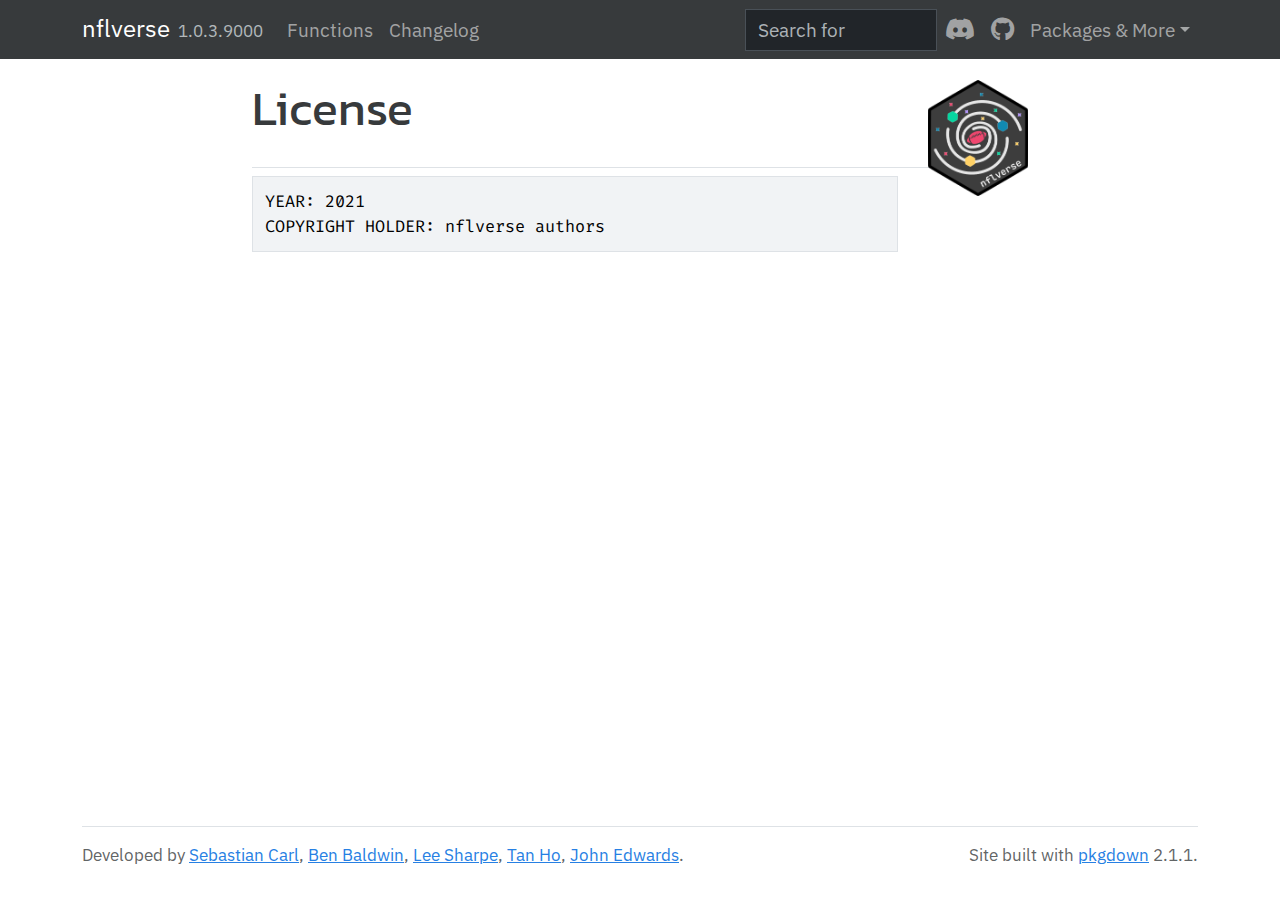
<file: LICENSE-text.html>
<!DOCTYPE html>
<!-- Generated by pkgdown: do not edit by hand --><html lang="en"><head><meta http-equiv="Content-Type" content="text/html; charset=UTF-8"><meta charset="utf-8"><meta http-equiv="X-UA-Compatible" content="IE=edge"><meta name="viewport" content="width=device-width, initial-scale=1, shrink-to-fit=no"><title>License • nflverse</title><!-- favicons --><link rel="icon" type="image/png" sizes="16x16" href="favicon-16x16.png"><link rel="icon" type="image/png" sizes="32x32" href="favicon-32x32.png"><link rel="apple-touch-icon" type="image/png" sizes="180x180" href="apple-touch-icon.png"><link rel="apple-touch-icon" type="image/png" sizes="120x120" href="apple-touch-icon-120x120.png"><link rel="apple-touch-icon" type="image/png" sizes="76x76" href="apple-touch-icon-76x76.png"><link rel="apple-touch-icon" type="image/png" sizes="60x60" href="apple-touch-icon-60x60.png"><script src="deps/jquery-3.6.0/jquery-3.6.0.min.js"></script><meta name="viewport" content="width=device-width, initial-scale=1, shrink-to-fit=no"><link href="deps/bootstrap-5.3.1/bootstrap.min.css" rel="stylesheet"><script src="deps/bootstrap-5.3.1/bootstrap.bundle.min.js"></script><link href="deps/IBM_Plex_Sans-0.4.9/font.css" rel="stylesheet"><link href="deps/Fira_Code-0.4.9/font.css" rel="stylesheet"><link href="deps/Kanit-0.4.9/font.css" rel="stylesheet"><link href="deps/font-awesome-6.5.2/css/all.min.css" rel="stylesheet"><link href="deps/font-awesome-6.5.2/css/v4-shims.min.css" rel="stylesheet"><script src="deps/headroom-0.11.0/headroom.min.js"></script><script src="deps/headroom-0.11.0/jQuery.headroom.min.js"></script><script src="deps/bootstrap-toc-1.0.1/bootstrap-toc.min.js"></script><script src="deps/clipboard.js-2.0.11/clipboard.min.js"></script><script src="deps/search-1.0.0/autocomplete.jquery.min.js"></script><script src="deps/search-1.0.0/fuse.min.js"></script><script src="deps/search-1.0.0/mark.min.js"></script><!-- pkgdown --><script src="pkgdown.js"></script><link href="extra.css" rel="stylesheet"><meta property="og:title" content="License"><meta property="og:image" content="https://nflverse.nflverse.com/reference/figures/social_preview.png"><meta property="og:image:alt" content="nflverse social preview card"><meta name="twitter:card" content="summary_large_image"><meta name="twitter:creator" content="@mrcaseb"><meta name="twitter:site" content="@nflfastR"></head><body>
    <a href="#main" class="visually-hidden-focusable">Skip to contents</a>


    <nav class="navbar navbar-expand-lg fixed-top bg-dark" data-bs-theme="dark" aria-label="Site navigation"><div class="container">

    <a class="navbar-brand me-2" href="index.html">nflverse</a>

    <small class="nav-text text-muted me-auto" data-bs-toggle="tooltip" data-bs-placement="bottom" title="">1.0.3.9000</small>


    <button class="navbar-toggler" type="button" data-bs-toggle="collapse" data-bs-target="#navbar" aria-controls="navbar" aria-expanded="false" aria-label="Toggle navigation">
      <span class="navbar-toggler-icon"></span>
    </button>

    <div id="navbar" class="collapse navbar-collapse ms-3">
      <ul class="navbar-nav me-auto"><li class="nav-item"><a class="nav-link" href="reference/index.html">Functions</a></li>
<li class="nav-item"><a class="nav-link" href="news/index.html">Changelog</a></li>
      </ul><ul class="navbar-nav"><li class="nav-item"><form class="form-inline" role="search">
 <input class="form-control" type="search" name="search-input" id="search-input" autocomplete="off" aria-label="Search site" placeholder="Search for" data-search-index="search.json"></form></li>
<li class="nav-item"><a class="external-link nav-link" href="https://discord.com/invite/5Er2FBnnQa"><span class="fa fab fa-discord fa-lg"></span></a></li>
<li class="nav-item"><a class="external-link nav-link" href="https://github.com/nflverse/nflverse/" aria-label="GitHub"><span class="fa fab fa-github fa-lg"></span></a></li>
<li class="nav-item dropdown">
  <button class="nav-link dropdown-toggle" type="button" id="dropdown-packages-more" data-bs-toggle="dropdown" aria-expanded="false" aria-haspopup="true">Packages &amp; More</button>
  <ul class="dropdown-menu dropdown-menu-end" aria-labelledby="dropdown-packages-more"><li><h6 class="dropdown-header" data-toc-skip>nflverse Packages</h6></li>
    <li><a class="external-link dropdown-item" href="https://www.nflfastr.com">nflfastR</a></li>
    <li><a class="external-link dropdown-item" href="https://nflseedr.com">nflseedR</a></li>
    <li><a class="external-link dropdown-item" href="https://www.nfl4th.com">nfl4th</a></li>
    <li><a class="external-link dropdown-item" href="https://nflreadr.nflverse.com/">nflreadr</a></li>
    <li><a class="external-link dropdown-item" href="https://nflplotr.nflverse.com/">nflplotR</a></li>
    <li><a class="external-link dropdown-item" href="https://www.opensourcefootball.com">Open Source Football</a></li>
    <li><h6 class="dropdown-header" data-toc-skip>nflverse Data</h6></li>
    <li><a class="external-link dropdown-item" href="https://github.com/nflverse">nflverse GitHub</a></li>
    <li><a class="external-link dropdown-item" href="https://jthomasmock.github.io/espnscrapeR/">espnscrapeR Package</a></li>
    <li><h6 class="dropdown-header" data-toc-skip>ffverse</h6></li>
    <li><a class="external-link dropdown-item" href="https://www.ffverse.com">ffverse.com</a></li>
  </ul></li>
      </ul></div>


  </div>
</nav><div class="container template-title-body">
<div class="row">
  <main id="main" class="col-md-9"><div class="page-header">
      <img src="logo.png" class="logo" alt=""><h1>License</h1>

    </div>

<pre>YEAR: 2021
COPYRIGHT HOLDER: nflverse authors
</pre>

  </main></div>


    <footer><div class="pkgdown-footer-left">
  <p>Developed by <a href="https://bsky.app/profile/mrcaseb.nflverse.com" class="external-link">Sebastian Carl</a>, <a href="https://bsky.app/profile/rbsdm.com" class="external-link">Ben Baldwin</a>, <a href="https://twitter.com/LeeSharpeNFL" class="external-link">Lee Sharpe</a>, <a href="https://tanho.ca" class="external-link">Tan Ho</a>, <a href="https://johnbedwards.io" class="external-link">John Edwards</a>.</p>
</div>

<div class="pkgdown-footer-right">
  <p>Site built with <a href="https://pkgdown.r-lib.org/" class="external-link">pkgdown</a> 2.1.1.</p>
</div>

    </footer></div>





  </body></html>
</file>
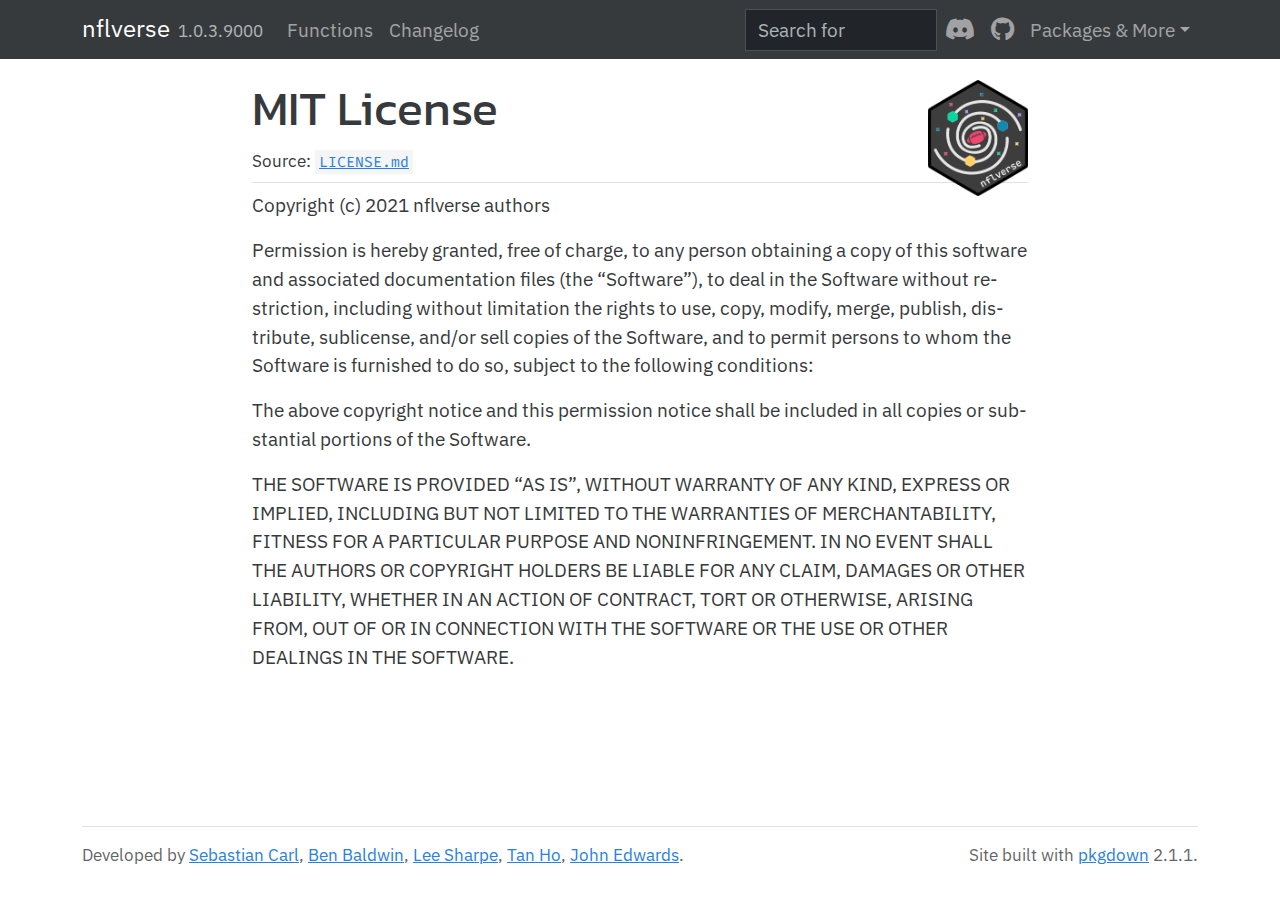
<file: LICENSE.html>
<!DOCTYPE html>
<!-- Generated by pkgdown: do not edit by hand --><html lang="en"><head><meta http-equiv="Content-Type" content="text/html; charset=UTF-8"><meta charset="utf-8"><meta http-equiv="X-UA-Compatible" content="IE=edge"><meta name="viewport" content="width=device-width, initial-scale=1, shrink-to-fit=no"><title>MIT License • nflverse</title><!-- favicons --><link rel="icon" type="image/png" sizes="16x16" href="favicon-16x16.png"><link rel="icon" type="image/png" sizes="32x32" href="favicon-32x32.png"><link rel="apple-touch-icon" type="image/png" sizes="180x180" href="apple-touch-icon.png"><link rel="apple-touch-icon" type="image/png" sizes="120x120" href="apple-touch-icon-120x120.png"><link rel="apple-touch-icon" type="image/png" sizes="76x76" href="apple-touch-icon-76x76.png"><link rel="apple-touch-icon" type="image/png" sizes="60x60" href="apple-touch-icon-60x60.png"><script src="deps/jquery-3.6.0/jquery-3.6.0.min.js"></script><meta name="viewport" content="width=device-width, initial-scale=1, shrink-to-fit=no"><link href="deps/bootstrap-5.3.1/bootstrap.min.css" rel="stylesheet"><script src="deps/bootstrap-5.3.1/bootstrap.bundle.min.js"></script><link href="deps/IBM_Plex_Sans-0.4.9/font.css" rel="stylesheet"><link href="deps/Fira_Code-0.4.9/font.css" rel="stylesheet"><link href="deps/Kanit-0.4.9/font.css" rel="stylesheet"><link href="deps/font-awesome-6.5.2/css/all.min.css" rel="stylesheet"><link href="deps/font-awesome-6.5.2/css/v4-shims.min.css" rel="stylesheet"><script src="deps/headroom-0.11.0/headroom.min.js"></script><script src="deps/headroom-0.11.0/jQuery.headroom.min.js"></script><script src="deps/bootstrap-toc-1.0.1/bootstrap-toc.min.js"></script><script src="deps/clipboard.js-2.0.11/clipboard.min.js"></script><script src="deps/search-1.0.0/autocomplete.jquery.min.js"></script><script src="deps/search-1.0.0/fuse.min.js"></script><script src="deps/search-1.0.0/mark.min.js"></script><!-- pkgdown --><script src="pkgdown.js"></script><link href="extra.css" rel="stylesheet"><meta property="og:title" content="MIT License"><meta property="og:image" content="https://nflverse.nflverse.com/reference/figures/social_preview.png"><meta property="og:image:alt" content="nflverse social preview card"><meta name="twitter:card" content="summary_large_image"><meta name="twitter:creator" content="@mrcaseb"><meta name="twitter:site" content="@nflfastR"></head><body>
    <a href="#main" class="visually-hidden-focusable">Skip to contents</a>


    <nav class="navbar navbar-expand-lg fixed-top bg-dark" data-bs-theme="dark" aria-label="Site navigation"><div class="container">

    <a class="navbar-brand me-2" href="index.html">nflverse</a>

    <small class="nav-text text-muted me-auto" data-bs-toggle="tooltip" data-bs-placement="bottom" title="">1.0.3.9000</small>


    <button class="navbar-toggler" type="button" data-bs-toggle="collapse" data-bs-target="#navbar" aria-controls="navbar" aria-expanded="false" aria-label="Toggle navigation">
      <span class="navbar-toggler-icon"></span>
    </button>

    <div id="navbar" class="collapse navbar-collapse ms-3">
      <ul class="navbar-nav me-auto"><li class="nav-item"><a class="nav-link" href="reference/index.html">Functions</a></li>
<li class="nav-item"><a class="nav-link" href="news/index.html">Changelog</a></li>
      </ul><ul class="navbar-nav"><li class="nav-item"><form class="form-inline" role="search">
 <input class="form-control" type="search" name="search-input" id="search-input" autocomplete="off" aria-label="Search site" placeholder="Search for" data-search-index="search.json"></form></li>
<li class="nav-item"><a class="external-link nav-link" href="https://discord.com/invite/5Er2FBnnQa"><span class="fa fab fa-discord fa-lg"></span></a></li>
<li class="nav-item"><a class="external-link nav-link" href="https://github.com/nflverse/nflverse/" aria-label="GitHub"><span class="fa fab fa-github fa-lg"></span></a></li>
<li class="nav-item dropdown">
  <button class="nav-link dropdown-toggle" type="button" id="dropdown-packages-more" data-bs-toggle="dropdown" aria-expanded="false" aria-haspopup="true">Packages &amp; More</button>
  <ul class="dropdown-menu dropdown-menu-end" aria-labelledby="dropdown-packages-more"><li><h6 class="dropdown-header" data-toc-skip>nflverse Packages</h6></li>
    <li><a class="external-link dropdown-item" href="https://www.nflfastr.com">nflfastR</a></li>
    <li><a class="external-link dropdown-item" href="https://nflseedr.com">nflseedR</a></li>
    <li><a class="external-link dropdown-item" href="https://www.nfl4th.com">nfl4th</a></li>
    <li><a class="external-link dropdown-item" href="https://nflreadr.nflverse.com/">nflreadr</a></li>
    <li><a class="external-link dropdown-item" href="https://nflplotr.nflverse.com/">nflplotR</a></li>
    <li><a class="external-link dropdown-item" href="https://www.opensourcefootball.com">Open Source Football</a></li>
    <li><h6 class="dropdown-header" data-toc-skip>nflverse Data</h6></li>
    <li><a class="external-link dropdown-item" href="https://github.com/nflverse">nflverse GitHub</a></li>
    <li><a class="external-link dropdown-item" href="https://jthomasmock.github.io/espnscrapeR/">espnscrapeR Package</a></li>
    <li><h6 class="dropdown-header" data-toc-skip>ffverse</h6></li>
    <li><a class="external-link dropdown-item" href="https://www.ffverse.com">ffverse.com</a></li>
  </ul></li>
      </ul></div>


  </div>
</nav><div class="container template-title-body">
<div class="row">
  <main id="main" class="col-md-9"><div class="page-header">
      <img src="logo.png" class="logo" alt=""><h1>MIT License</h1>
      <small class="dont-index">Source: <a href="https://github.com/nflverse/nflverse/blob/main/LICENSE.md" class="external-link"><code>LICENSE.md</code></a></small>
    </div>

<div id="mit-license" class="section level1">

<p>Copyright (c) 2021 nflverse authors</p>
<p>Permission is hereby granted, free of charge, to any person obtaining a copy of this software and associated documentation files (the “Software”), to deal in the Software without restriction, including without limitation the rights to use, copy, modify, merge, publish, distribute, sublicense, and/or sell copies of the Software, and to permit persons to whom the Software is furnished to do so, subject to the following conditions:</p>
<p>The above copyright notice and this permission notice shall be included in all copies or substantial portions of the Software.</p>
<p>THE SOFTWARE IS PROVIDED “AS IS”, WITHOUT WARRANTY OF ANY KIND, EXPRESS OR IMPLIED, INCLUDING BUT NOT LIMITED TO THE WARRANTIES OF MERCHANTABILITY, FITNESS FOR A PARTICULAR PURPOSE AND NONINFRINGEMENT. IN NO EVENT SHALL THE AUTHORS OR COPYRIGHT HOLDERS BE LIABLE FOR ANY CLAIM, DAMAGES OR OTHER LIABILITY, WHETHER IN AN ACTION OF CONTRACT, TORT OR OTHERWISE, ARISING FROM, OUT OF OR IN CONNECTION WITH THE SOFTWARE OR THE USE OR OTHER DEALINGS IN THE SOFTWARE.</p>
</div>

  </main></div>


    <footer><div class="pkgdown-footer-left">
  <p>Developed by <a href="https://bsky.app/profile/mrcaseb.nflverse.com" class="external-link">Sebastian Carl</a>, <a href="https://bsky.app/profile/rbsdm.com" class="external-link">Ben Baldwin</a>, <a href="https://twitter.com/LeeSharpeNFL" class="external-link">Lee Sharpe</a>, <a href="https://tanho.ca" class="external-link">Tan Ho</a>, <a href="https://johnbedwards.io" class="external-link">John Edwards</a>.</p>
</div>

<div class="pkgdown-footer-right">
  <p>Site built with <a href="https://pkgdown.r-lib.org/" class="external-link">pkgdown</a> 2.1.1.</p>
</div>

    </footer></div>





  </body></html>
</file>
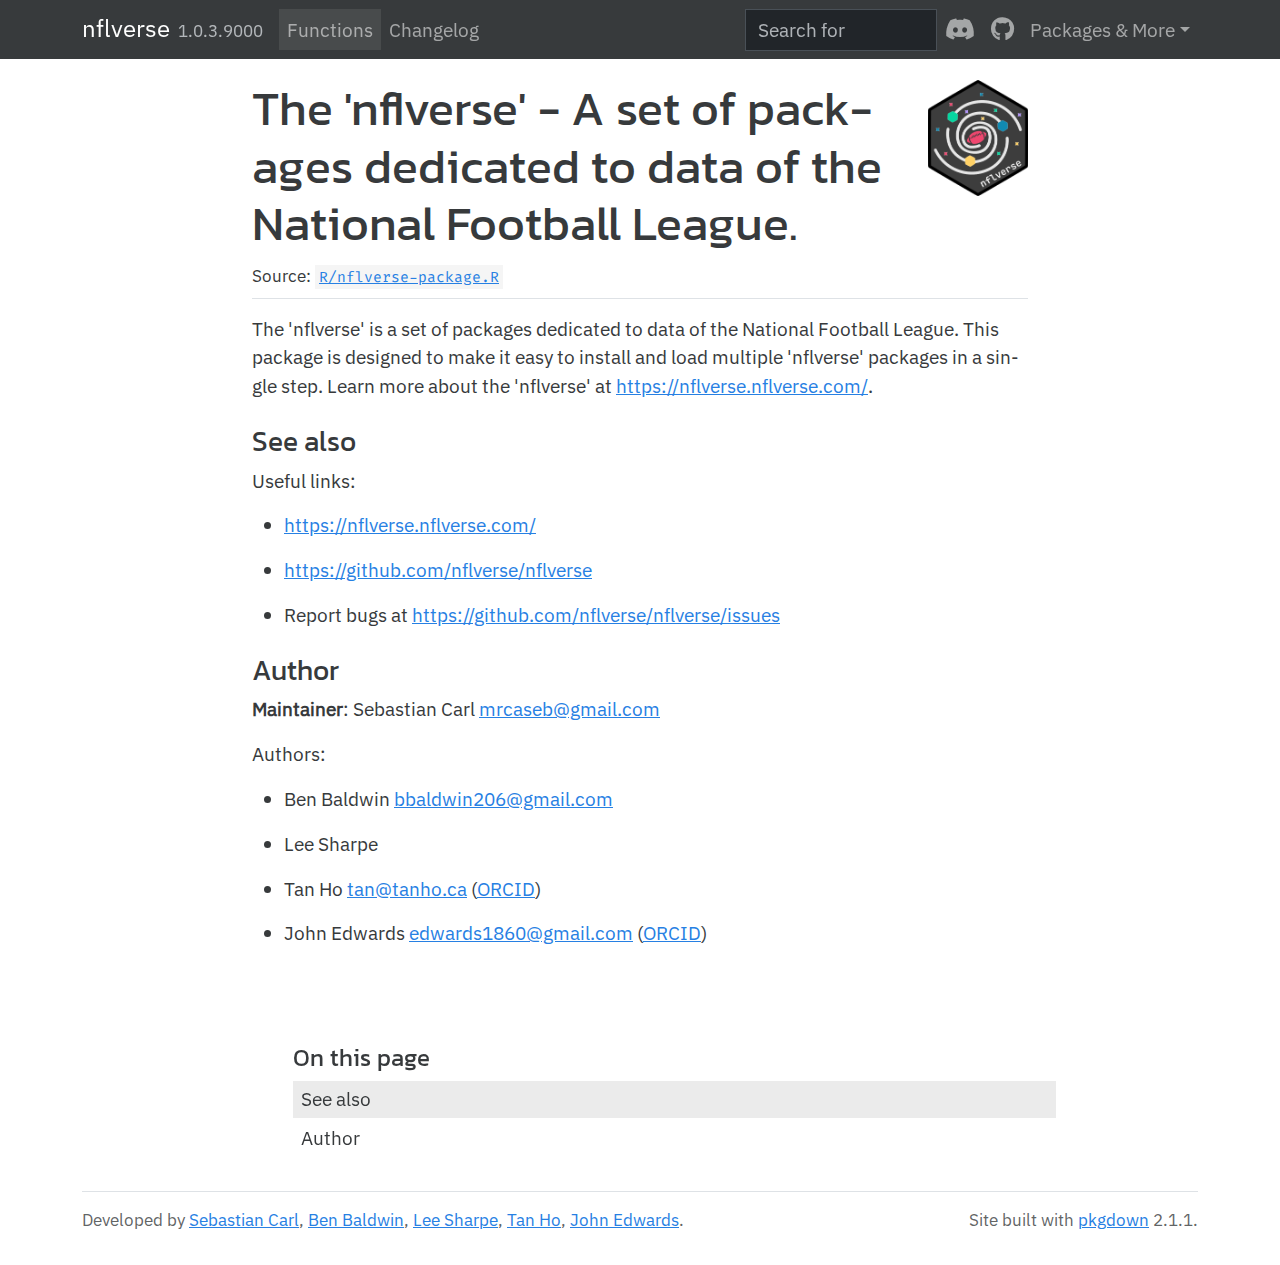
<file: reference/nflverse-package.html>
<!DOCTYPE html>
<!-- Generated by pkgdown: do not edit by hand --><html lang="en"><head><meta http-equiv="Content-Type" content="text/html; charset=UTF-8"><meta charset="utf-8"><meta http-equiv="X-UA-Compatible" content="IE=edge"><meta name="viewport" content="width=device-width, initial-scale=1, shrink-to-fit=no"><title>The 'nflverse' - A set of packages dedicated to data of the National Football League. — nflverse-package • nflverse</title><!-- favicons --><link rel="icon" type="image/png" sizes="16x16" href="../favicon-16x16.png"><link rel="icon" type="image/png" sizes="32x32" href="../favicon-32x32.png"><link rel="apple-touch-icon" type="image/png" sizes="180x180" href="../apple-touch-icon.png"><link rel="apple-touch-icon" type="image/png" sizes="120x120" href="../apple-touch-icon-120x120.png"><link rel="apple-touch-icon" type="image/png" sizes="76x76" href="../apple-touch-icon-76x76.png"><link rel="apple-touch-icon" type="image/png" sizes="60x60" href="../apple-touch-icon-60x60.png"><script src="../deps/jquery-3.6.0/jquery-3.6.0.min.js"></script><meta name="viewport" content="width=device-width, initial-scale=1, shrink-to-fit=no"><link href="../deps/bootstrap-5.3.1/bootstrap.min.css" rel="stylesheet"><script src="../deps/bootstrap-5.3.1/bootstrap.bundle.min.js"></script><link href="../deps/IBM_Plex_Sans-0.4.9/font.css" rel="stylesheet"><link href="../deps/Fira_Code-0.4.9/font.css" rel="stylesheet"><link href="../deps/Kanit-0.4.9/font.css" rel="stylesheet"><link href="../deps/font-awesome-6.5.2/css/all.min.css" rel="stylesheet"><link href="../deps/font-awesome-6.5.2/css/v4-shims.min.css" rel="stylesheet"><script src="../deps/headroom-0.11.0/headroom.min.js"></script><script src="../deps/headroom-0.11.0/jQuery.headroom.min.js"></script><script src="../deps/bootstrap-toc-1.0.1/bootstrap-toc.min.js"></script><script src="../deps/clipboard.js-2.0.11/clipboard.min.js"></script><script src="../deps/search-1.0.0/autocomplete.jquery.min.js"></script><script src="../deps/search-1.0.0/fuse.min.js"></script><script src="../deps/search-1.0.0/mark.min.js"></script><!-- pkgdown --><script src="../pkgdown.js"></script><link href="../extra.css" rel="stylesheet"><meta property="og:title" content="The 'nflverse' - A set of packages dedicated to data of the National Football League. — nflverse-package"><meta name="description" content="
The 'nflverse' is a set of packages dedicated to data of the National Football League. This package is designed to make it easy to install and load multiple 'nflverse' packages in a single step. Learn more about the 'nflverse' at https://nflverse.nflverse.com/."><meta property="og:description" content="
The 'nflverse' is a set of packages dedicated to data of the National Football League. This package is designed to make it easy to install and load multiple 'nflverse' packages in a single step. Learn more about the 'nflverse' at https://nflverse.nflverse.com/."><meta property="og:image" content="https://nflverse.nflverse.com/reference/figures/social_preview.png"><meta property="og:image:alt" content="nflverse social preview card"><meta name="twitter:card" content="summary_large_image"><meta name="twitter:creator" content="@mrcaseb"><meta name="twitter:site" content="@nflfastR"></head><body>
    <a href="#main" class="visually-hidden-focusable">Skip to contents</a>


    <nav class="navbar navbar-expand-lg fixed-top bg-dark" data-bs-theme="dark" aria-label="Site navigation"><div class="container">

    <a class="navbar-brand me-2" href="../index.html">nflverse</a>

    <small class="nav-text text-muted me-auto" data-bs-toggle="tooltip" data-bs-placement="bottom" title="">1.0.3.9000</small>


    <button class="navbar-toggler" type="button" data-bs-toggle="collapse" data-bs-target="#navbar" aria-controls="navbar" aria-expanded="false" aria-label="Toggle navigation">
      <span class="navbar-toggler-icon"></span>
    </button>

    <div id="navbar" class="collapse navbar-collapse ms-3">
      <ul class="navbar-nav me-auto"><li class="active nav-item"><a class="nav-link" href="../reference/index.html">Functions</a></li>
<li class="nav-item"><a class="nav-link" href="../news/index.html">Changelog</a></li>
      </ul><ul class="navbar-nav"><li class="nav-item"><form class="form-inline" role="search">
 <input class="form-control" type="search" name="search-input" id="search-input" autocomplete="off" aria-label="Search site" placeholder="Search for" data-search-index="../search.json"></form></li>
<li class="nav-item"><a class="external-link nav-link" href="https://discord.com/invite/5Er2FBnnQa"><span class="fa fab fa-discord fa-lg"></span></a></li>
<li class="nav-item"><a class="external-link nav-link" href="https://github.com/nflverse/nflverse/" aria-label="GitHub"><span class="fa fab fa-github fa-lg"></span></a></li>
<li class="nav-item dropdown">
  <button class="nav-link dropdown-toggle" type="button" id="dropdown-packages-more" data-bs-toggle="dropdown" aria-expanded="false" aria-haspopup="true">Packages &amp; More</button>
  <ul class="dropdown-menu dropdown-menu-end" aria-labelledby="dropdown-packages-more"><li><h6 class="dropdown-header" data-toc-skip>nflverse Packages</h6></li>
    <li><a class="external-link dropdown-item" href="https://www.nflfastr.com">nflfastR</a></li>
    <li><a class="external-link dropdown-item" href="https://nflseedr.com">nflseedR</a></li>
    <li><a class="external-link dropdown-item" href="https://www.nfl4th.com">nfl4th</a></li>
    <li><a class="external-link dropdown-item" href="https://nflreadr.nflverse.com/">nflreadr</a></li>
    <li><a class="external-link dropdown-item" href="https://nflplotr.nflverse.com/">nflplotR</a></li>
    <li><a class="external-link dropdown-item" href="https://www.opensourcefootball.com">Open Source Football</a></li>
    <li><h6 class="dropdown-header" data-toc-skip>nflverse Data</h6></li>
    <li><a class="external-link dropdown-item" href="https://github.com/nflverse">nflverse GitHub</a></li>
    <li><a class="external-link dropdown-item" href="https://jthomasmock.github.io/espnscrapeR/">espnscrapeR Package</a></li>
    <li><h6 class="dropdown-header" data-toc-skip>ffverse</h6></li>
    <li><a class="external-link dropdown-item" href="https://www.ffverse.com">ffverse.com</a></li>
  </ul></li>
      </ul></div>


  </div>
</nav><div class="container template-reference-topic">
<div class="row">
  <main id="main" class="col-md-9"><div class="page-header">
      <img src="../logo.png" class="logo" alt=""><h1>The 'nflverse' - A set of packages dedicated to data of the National Football League.</h1>
      <small class="dont-index">Source: <a href="https://github.com/nflverse/nflverse/blob/main/R/nflverse-package.R" class="external-link"><code>R/nflverse-package.R</code></a></small>
      <div class="d-none name"><code>nflverse-package.Rd</code></div>
    </div>

    <div class="ref-description section level2">
    <p></p>
<p>The 'nflverse' is a set of packages dedicated to data of the National Football League. This package is designed to make it easy to install and load multiple 'nflverse' packages in a single step. Learn more about the 'nflverse' at <a href="https://nflverse.nflverse.com/">https://nflverse.nflverse.com/</a>.</p>
    </div>


    <div class="section level2">
    <h2 id="see-also">See also<a class="anchor" aria-label="anchor" href="#see-also"></a></h2>
    <div class="dont-index"><p>Useful links:</p><ul><li><p><a href="https://nflverse.nflverse.com/">https://nflverse.nflverse.com/</a></p></li>
<li><p><a href="https://github.com/nflverse/nflverse" class="external-link">https://github.com/nflverse/nflverse</a></p></li>
<li><p>Report bugs at <a href="https://github.com/nflverse/nflverse/issues" class="external-link">https://github.com/nflverse/nflverse/issues</a></p></li>
</ul></div>
    </div>
    <div class="section level2">
    <h2 id="author">Author<a class="anchor" aria-label="anchor" href="#author"></a></h2>
    <p><strong>Maintainer</strong>: Sebastian Carl <a href="mailto:mrcaseb@gmail.com">mrcaseb@gmail.com</a></p>
<p>Authors:</p><ul><li><p>Ben Baldwin <a href="mailto:bbaldwin206@gmail.com">bbaldwin206@gmail.com</a></p></li>
<li><p>Lee Sharpe</p></li>
<li><p>Tan Ho <a href="mailto:tan@tanho.ca">tan@tanho.ca</a> (<a href="https://orcid.org/0000-0001-8388-5155" class="external-link">ORCID</a>)</p></li>
<li><p>John Edwards <a href="mailto:edwards1860@gmail.com">edwards1860@gmail.com</a> (<a href="https://orcid.org/0000-0002-8533-7504" class="external-link">ORCID</a>)</p></li>
</ul></div>

  </main><aside class="col-md-3"><nav id="toc" aria-label="Table of contents"><h2>On this page</h2>
    </nav></aside></div>


    <footer><div class="pkgdown-footer-left">
  <p>Developed by <a href="https://bsky.app/profile/mrcaseb.nflverse.com" class="external-link">Sebastian Carl</a>, <a href="https://bsky.app/profile/rbsdm.com" class="external-link">Ben Baldwin</a>, <a href="https://twitter.com/LeeSharpeNFL" class="external-link">Lee Sharpe</a>, <a href="https://tanho.ca" class="external-link">Tan Ho</a>, <a href="https://johnbedwards.io" class="external-link">John Edwards</a>.</p>
</div>

<div class="pkgdown-footer-right">
  <p>Site built with <a href="https://pkgdown.r-lib.org/" class="external-link">pkgdown</a> 2.1.1.</p>
</div>

    </footer></div>





  </body></html>
</file>
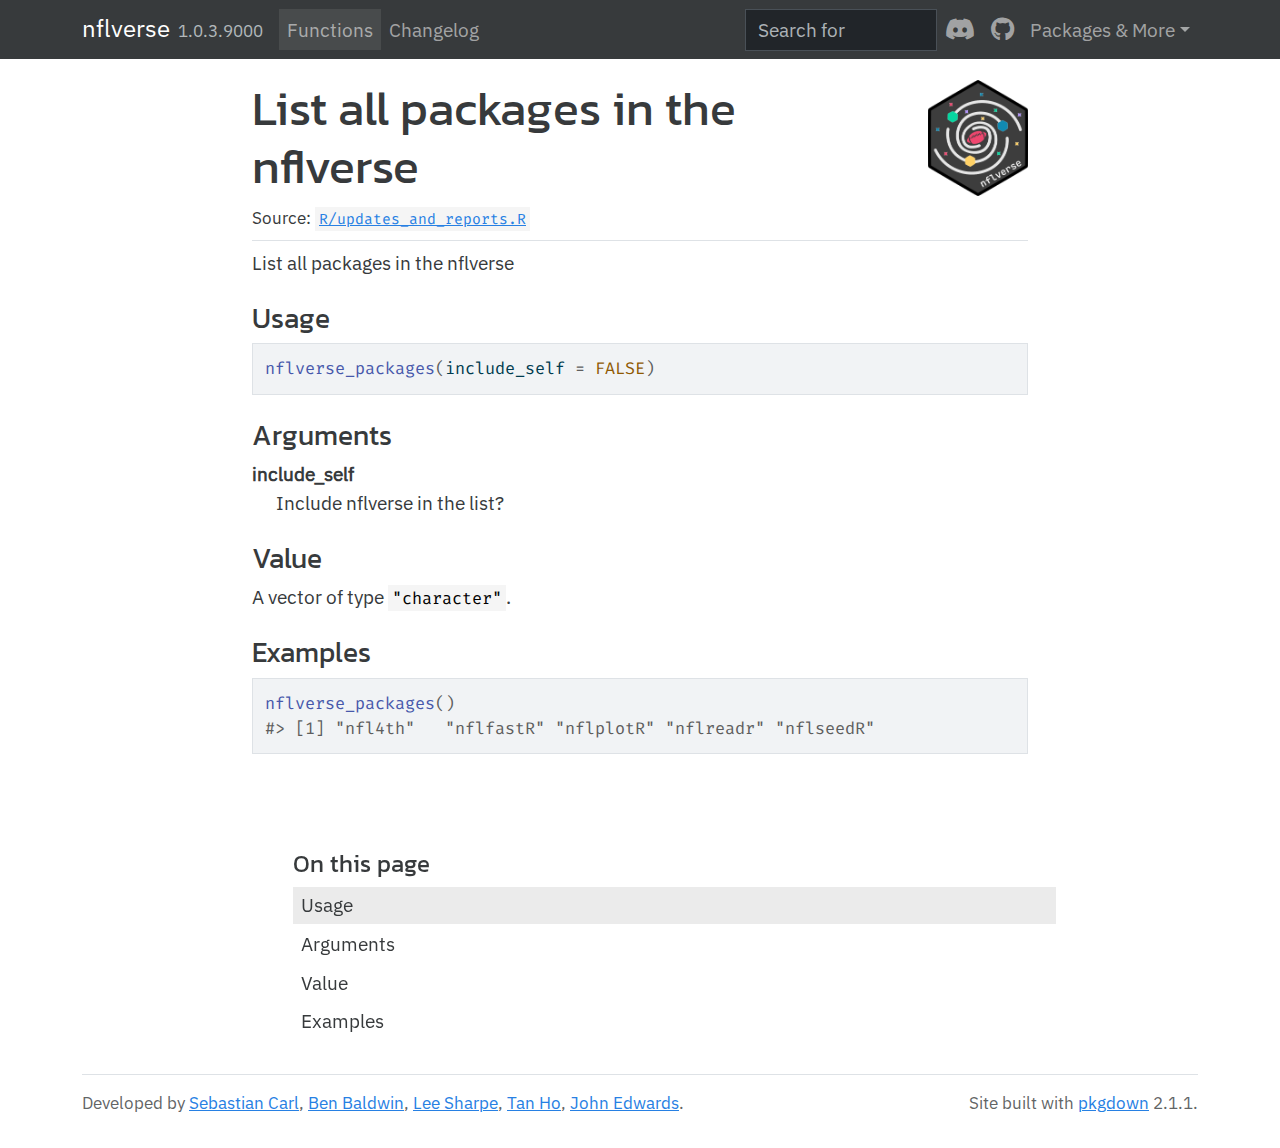
<file: reference/nflverse_packages.html>
<!DOCTYPE html>
<!-- Generated by pkgdown: do not edit by hand --><html lang="en"><head><meta http-equiv="Content-Type" content="text/html; charset=UTF-8"><meta charset="utf-8"><meta http-equiv="X-UA-Compatible" content="IE=edge"><meta name="viewport" content="width=device-width, initial-scale=1, shrink-to-fit=no"><title>List all packages in the nflverse — nflverse_packages • nflverse</title><!-- favicons --><link rel="icon" type="image/png" sizes="16x16" href="../favicon-16x16.png"><link rel="icon" type="image/png" sizes="32x32" href="../favicon-32x32.png"><link rel="apple-touch-icon" type="image/png" sizes="180x180" href="../apple-touch-icon.png"><link rel="apple-touch-icon" type="image/png" sizes="120x120" href="../apple-touch-icon-120x120.png"><link rel="apple-touch-icon" type="image/png" sizes="76x76" href="../apple-touch-icon-76x76.png"><link rel="apple-touch-icon" type="image/png" sizes="60x60" href="../apple-touch-icon-60x60.png"><script src="../deps/jquery-3.6.0/jquery-3.6.0.min.js"></script><meta name="viewport" content="width=device-width, initial-scale=1, shrink-to-fit=no"><link href="../deps/bootstrap-5.3.1/bootstrap.min.css" rel="stylesheet"><script src="../deps/bootstrap-5.3.1/bootstrap.bundle.min.js"></script><link href="../deps/IBM_Plex_Sans-0.4.9/font.css" rel="stylesheet"><link href="../deps/Fira_Code-0.4.9/font.css" rel="stylesheet"><link href="../deps/Kanit-0.4.9/font.css" rel="stylesheet"><link href="../deps/font-awesome-6.5.2/css/all.min.css" rel="stylesheet"><link href="../deps/font-awesome-6.5.2/css/v4-shims.min.css" rel="stylesheet"><script src="../deps/headroom-0.11.0/headroom.min.js"></script><script src="../deps/headroom-0.11.0/jQuery.headroom.min.js"></script><script src="../deps/bootstrap-toc-1.0.1/bootstrap-toc.min.js"></script><script src="../deps/clipboard.js-2.0.11/clipboard.min.js"></script><script src="../deps/search-1.0.0/autocomplete.jquery.min.js"></script><script src="../deps/search-1.0.0/fuse.min.js"></script><script src="../deps/search-1.0.0/mark.min.js"></script><!-- pkgdown --><script src="../pkgdown.js"></script><link href="../extra.css" rel="stylesheet"><meta property="og:title" content="List all packages in the nflverse — nflverse_packages"><meta name="description" content="List all packages in the nflverse"><meta property="og:description" content="List all packages in the nflverse"><meta property="og:image" content="https://nflverse.nflverse.com/reference/figures/social_preview.png"><meta property="og:image:alt" content="nflverse social preview card"><meta name="twitter:card" content="summary_large_image"><meta name="twitter:creator" content="@mrcaseb"><meta name="twitter:site" content="@nflfastR"></head><body>
    <a href="#main" class="visually-hidden-focusable">Skip to contents</a>


    <nav class="navbar navbar-expand-lg fixed-top bg-dark" data-bs-theme="dark" aria-label="Site navigation"><div class="container">

    <a class="navbar-brand me-2" href="../index.html">nflverse</a>

    <small class="nav-text text-muted me-auto" data-bs-toggle="tooltip" data-bs-placement="bottom" title="">1.0.3.9000</small>


    <button class="navbar-toggler" type="button" data-bs-toggle="collapse" data-bs-target="#navbar" aria-controls="navbar" aria-expanded="false" aria-label="Toggle navigation">
      <span class="navbar-toggler-icon"></span>
    </button>

    <div id="navbar" class="collapse navbar-collapse ms-3">
      <ul class="navbar-nav me-auto"><li class="active nav-item"><a class="nav-link" href="../reference/index.html">Functions</a></li>
<li class="nav-item"><a class="nav-link" href="../news/index.html">Changelog</a></li>
      </ul><ul class="navbar-nav"><li class="nav-item"><form class="form-inline" role="search">
 <input class="form-control" type="search" name="search-input" id="search-input" autocomplete="off" aria-label="Search site" placeholder="Search for" data-search-index="../search.json"></form></li>
<li class="nav-item"><a class="external-link nav-link" href="https://discord.com/invite/5Er2FBnnQa"><span class="fa fab fa-discord fa-lg"></span></a></li>
<li class="nav-item"><a class="external-link nav-link" href="https://github.com/nflverse/nflverse/" aria-label="GitHub"><span class="fa fab fa-github fa-lg"></span></a></li>
<li class="nav-item dropdown">
  <button class="nav-link dropdown-toggle" type="button" id="dropdown-packages-more" data-bs-toggle="dropdown" aria-expanded="false" aria-haspopup="true">Packages &amp; More</button>
  <ul class="dropdown-menu dropdown-menu-end" aria-labelledby="dropdown-packages-more"><li><h6 class="dropdown-header" data-toc-skip>nflverse Packages</h6></li>
    <li><a class="external-link dropdown-item" href="https://www.nflfastr.com">nflfastR</a></li>
    <li><a class="external-link dropdown-item" href="https://nflseedr.com">nflseedR</a></li>
    <li><a class="external-link dropdown-item" href="https://www.nfl4th.com">nfl4th</a></li>
    <li><a class="external-link dropdown-item" href="https://nflreadr.nflverse.com/">nflreadr</a></li>
    <li><a class="external-link dropdown-item" href="https://nflplotr.nflverse.com/">nflplotR</a></li>
    <li><a class="external-link dropdown-item" href="https://www.opensourcefootball.com">Open Source Football</a></li>
    <li><h6 class="dropdown-header" data-toc-skip>nflverse Data</h6></li>
    <li><a class="external-link dropdown-item" href="https://github.com/nflverse">nflverse GitHub</a></li>
    <li><a class="external-link dropdown-item" href="https://jthomasmock.github.io/espnscrapeR/">espnscrapeR Package</a></li>
    <li><h6 class="dropdown-header" data-toc-skip>ffverse</h6></li>
    <li><a class="external-link dropdown-item" href="https://www.ffverse.com">ffverse.com</a></li>
  </ul></li>
      </ul></div>


  </div>
</nav><div class="container template-reference-topic">
<div class="row">
  <main id="main" class="col-md-9"><div class="page-header">
      <img src="../logo.png" class="logo" alt=""><h1>List all packages in the nflverse</h1>
      <small class="dont-index">Source: <a href="https://github.com/nflverse/nflverse/blob/main/R/updates_and_reports.R" class="external-link"><code>R/updates_and_reports.R</code></a></small>
      <div class="d-none name"><code>nflverse_packages.Rd</code></div>
    </div>

    <div class="ref-description section level2">
    <p>List all packages in the nflverse</p>
    </div>

    <div class="section level2">
    <h2 id="ref-usage">Usage<a class="anchor" aria-label="anchor" href="#ref-usage"></a></h2>
    <div class="sourceCode"><pre class="sourceCode r"><code><span><span class="fu">nflverse_packages</span><span class="op">(</span>include_self <span class="op">=</span> <span class="cn">FALSE</span><span class="op">)</span></span></code></pre></div>
    </div>

    <div class="section level2">
    <h2 id="arguments">Arguments<a class="anchor" aria-label="anchor" href="#arguments"></a></h2>


<dl><dt id="arg-include-self">include_self<a class="anchor" aria-label="anchor" href="#arg-include-self"></a></dt>
<dd><p>Include nflverse in the list?</p></dd>

</dl></div>
    <div class="section level2">
    <h2 id="value">Value<a class="anchor" aria-label="anchor" href="#value"></a></h2>
    <p>A vector of type <code>"character"</code>.</p>
    </div>

    <div class="section level2">
    <h2 id="ref-examples">Examples<a class="anchor" aria-label="anchor" href="#ref-examples"></a></h2>
    <div class="sourceCode"><pre class="sourceCode r"><code><span class="r-in"><span><span class="fu">nflverse_packages</span><span class="op">(</span><span class="op">)</span></span></span>
<span class="r-out co"><span class="r-pr">#&gt;</span> [1] "nfl4th"   "nflfastR" "nflplotR" "nflreadr" "nflseedR"</span>
</code></pre></div>
    </div>
  </main><aside class="col-md-3"><nav id="toc" aria-label="Table of contents"><h2>On this page</h2>
    </nav></aside></div>


    <footer><div class="pkgdown-footer-left">
  <p>Developed by <a href="https://bsky.app/profile/mrcaseb.nflverse.com" class="external-link">Sebastian Carl</a>, <a href="https://bsky.app/profile/rbsdm.com" class="external-link">Ben Baldwin</a>, <a href="https://twitter.com/LeeSharpeNFL" class="external-link">Lee Sharpe</a>, <a href="https://tanho.ca" class="external-link">Tan Ho</a>, <a href="https://johnbedwards.io" class="external-link">John Edwards</a>.</p>
</div>

<div class="pkgdown-footer-right">
  <p>Site built with <a href="https://pkgdown.r-lib.org/" class="external-link">pkgdown</a> 2.1.1.</p>
</div>

    </footer></div>





  </body></html>
</file>
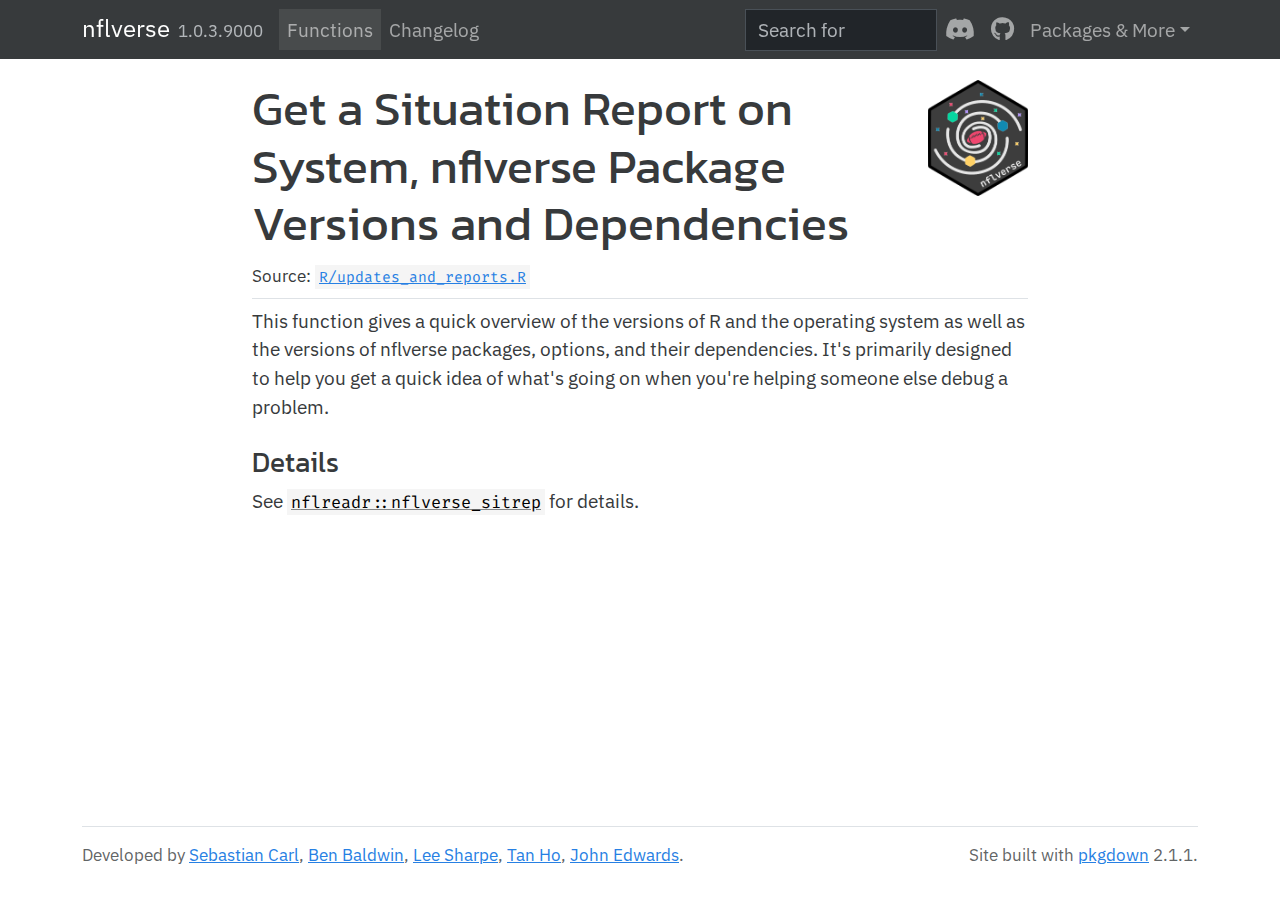
<file: reference/nflverse_sitrep.html>
<!DOCTYPE html>
<!-- Generated by pkgdown: do not edit by hand --><html lang="en"><head><meta http-equiv="Content-Type" content="text/html; charset=UTF-8"><meta charset="utf-8"><meta http-equiv="X-UA-Compatible" content="IE=edge"><meta name="viewport" content="width=device-width, initial-scale=1, shrink-to-fit=no"><title>Get a Situation Report on System, nflverse Package Versions and Dependencies — nflverse_sitrep • nflverse</title><!-- favicons --><link rel="icon" type="image/png" sizes="16x16" href="../favicon-16x16.png"><link rel="icon" type="image/png" sizes="32x32" href="../favicon-32x32.png"><link rel="apple-touch-icon" type="image/png" sizes="180x180" href="../apple-touch-icon.png"><link rel="apple-touch-icon" type="image/png" sizes="120x120" href="../apple-touch-icon-120x120.png"><link rel="apple-touch-icon" type="image/png" sizes="76x76" href="../apple-touch-icon-76x76.png"><link rel="apple-touch-icon" type="image/png" sizes="60x60" href="../apple-touch-icon-60x60.png"><script src="../deps/jquery-3.6.0/jquery-3.6.0.min.js"></script><meta name="viewport" content="width=device-width, initial-scale=1, shrink-to-fit=no"><link href="../deps/bootstrap-5.3.1/bootstrap.min.css" rel="stylesheet"><script src="../deps/bootstrap-5.3.1/bootstrap.bundle.min.js"></script><link href="../deps/IBM_Plex_Sans-0.4.9/font.css" rel="stylesheet"><link href="../deps/Fira_Code-0.4.9/font.css" rel="stylesheet"><link href="../deps/Kanit-0.4.9/font.css" rel="stylesheet"><link href="../deps/font-awesome-6.5.2/css/all.min.css" rel="stylesheet"><link href="../deps/font-awesome-6.5.2/css/v4-shims.min.css" rel="stylesheet"><script src="../deps/headroom-0.11.0/headroom.min.js"></script><script src="../deps/headroom-0.11.0/jQuery.headroom.min.js"></script><script src="../deps/bootstrap-toc-1.0.1/bootstrap-toc.min.js"></script><script src="../deps/clipboard.js-2.0.11/clipboard.min.js"></script><script src="../deps/search-1.0.0/autocomplete.jquery.min.js"></script><script src="../deps/search-1.0.0/fuse.min.js"></script><script src="../deps/search-1.0.0/mark.min.js"></script><!-- pkgdown --><script src="../pkgdown.js"></script><link href="../extra.css" rel="stylesheet"><meta property="og:title" content="Get a Situation Report on System, nflverse Package Versions and Dependencies — nflverse_sitrep"><meta name="description" content="This function gives a quick overview of the versions of R and
the operating system as well as the versions of nflverse packages, options,
and their dependencies. It's primarily designed to help you get a quick
idea of what's going on when you're helping someone else debug a problem."><meta property="og:description" content="This function gives a quick overview of the versions of R and
the operating system as well as the versions of nflverse packages, options,
and their dependencies. It's primarily designed to help you get a quick
idea of what's going on when you're helping someone else debug a problem."><meta property="og:image" content="https://nflverse.nflverse.com/reference/figures/social_preview.png"><meta property="og:image:alt" content="nflverse social preview card"><meta name="twitter:card" content="summary_large_image"><meta name="twitter:creator" content="@mrcaseb"><meta name="twitter:site" content="@nflfastR"></head><body>
    <a href="#main" class="visually-hidden-focusable">Skip to contents</a>


    <nav class="navbar navbar-expand-lg fixed-top bg-dark" data-bs-theme="dark" aria-label="Site navigation"><div class="container">

    <a class="navbar-brand me-2" href="../index.html">nflverse</a>

    <small class="nav-text text-muted me-auto" data-bs-toggle="tooltip" data-bs-placement="bottom" title="">1.0.3.9000</small>


    <button class="navbar-toggler" type="button" data-bs-toggle="collapse" data-bs-target="#navbar" aria-controls="navbar" aria-expanded="false" aria-label="Toggle navigation">
      <span class="navbar-toggler-icon"></span>
    </button>

    <div id="navbar" class="collapse navbar-collapse ms-3">
      <ul class="navbar-nav me-auto"><li class="active nav-item"><a class="nav-link" href="../reference/index.html">Functions</a></li>
<li class="nav-item"><a class="nav-link" href="../news/index.html">Changelog</a></li>
      </ul><ul class="navbar-nav"><li class="nav-item"><form class="form-inline" role="search">
 <input class="form-control" type="search" name="search-input" id="search-input" autocomplete="off" aria-label="Search site" placeholder="Search for" data-search-index="../search.json"></form></li>
<li class="nav-item"><a class="external-link nav-link" href="https://discord.com/invite/5Er2FBnnQa"><span class="fa fab fa-discord fa-lg"></span></a></li>
<li class="nav-item"><a class="external-link nav-link" href="https://github.com/nflverse/nflverse/" aria-label="GitHub"><span class="fa fab fa-github fa-lg"></span></a></li>
<li class="nav-item dropdown">
  <button class="nav-link dropdown-toggle" type="button" id="dropdown-packages-more" data-bs-toggle="dropdown" aria-expanded="false" aria-haspopup="true">Packages &amp; More</button>
  <ul class="dropdown-menu dropdown-menu-end" aria-labelledby="dropdown-packages-more"><li><h6 class="dropdown-header" data-toc-skip>nflverse Packages</h6></li>
    <li><a class="external-link dropdown-item" href="https://www.nflfastr.com">nflfastR</a></li>
    <li><a class="external-link dropdown-item" href="https://nflseedr.com">nflseedR</a></li>
    <li><a class="external-link dropdown-item" href="https://www.nfl4th.com">nfl4th</a></li>
    <li><a class="external-link dropdown-item" href="https://nflreadr.nflverse.com/">nflreadr</a></li>
    <li><a class="external-link dropdown-item" href="https://nflplotr.nflverse.com/">nflplotR</a></li>
    <li><a class="external-link dropdown-item" href="https://www.opensourcefootball.com">Open Source Football</a></li>
    <li><h6 class="dropdown-header" data-toc-skip>nflverse Data</h6></li>
    <li><a class="external-link dropdown-item" href="https://github.com/nflverse">nflverse GitHub</a></li>
    <li><a class="external-link dropdown-item" href="https://jthomasmock.github.io/espnscrapeR/">espnscrapeR Package</a></li>
    <li><h6 class="dropdown-header" data-toc-skip>ffverse</h6></li>
    <li><a class="external-link dropdown-item" href="https://www.ffverse.com">ffverse.com</a></li>
  </ul></li>
      </ul></div>


  </div>
</nav><div class="container template-reference-topic">
<div class="row">
  <main id="main" class="col-md-9"><div class="page-header">
      <img src="../logo.png" class="logo" alt=""><h1>Get a Situation Report on System, nflverse Package Versions and Dependencies</h1>
      <small class="dont-index">Source: <a href="https://github.com/nflverse/nflverse/blob/main/R/updates_and_reports.R" class="external-link"><code>R/updates_and_reports.R</code></a></small>
      <div class="d-none name"><code>nflverse_sitrep.Rd</code></div>
    </div>

    <div class="ref-description section level2">
    <p>This function gives a quick overview of the versions of R and
the operating system as well as the versions of nflverse packages, options,
and their dependencies. It's primarily designed to help you get a quick
idea of what's going on when you're helping someone else debug a problem.</p>
    </div>


    <div class="section level2">
    <h2 id="details">Details<a class="anchor" aria-label="anchor" href="#details"></a></h2>
    <p>See <code><a href="https://nflreadr.nflverse.com/reference/sitrep.html" class="external-link">nflreadr::nflverse_sitrep</a></code> for details.</p>
    </div>

  </main></div>


    <footer><div class="pkgdown-footer-left">
  <p>Developed by <a href="https://bsky.app/profile/mrcaseb.nflverse.com" class="external-link">Sebastian Carl</a>, <a href="https://bsky.app/profile/rbsdm.com" class="external-link">Ben Baldwin</a>, <a href="https://twitter.com/LeeSharpeNFL" class="external-link">Lee Sharpe</a>, <a href="https://tanho.ca" class="external-link">Tan Ho</a>, <a href="https://johnbedwards.io" class="external-link">John Edwards</a>.</p>
</div>

<div class="pkgdown-footer-right">
  <p>Site built with <a href="https://pkgdown.r-lib.org/" class="external-link">pkgdown</a> 2.1.1.</p>
</div>

    </footer></div>





  </body></html>
</file>
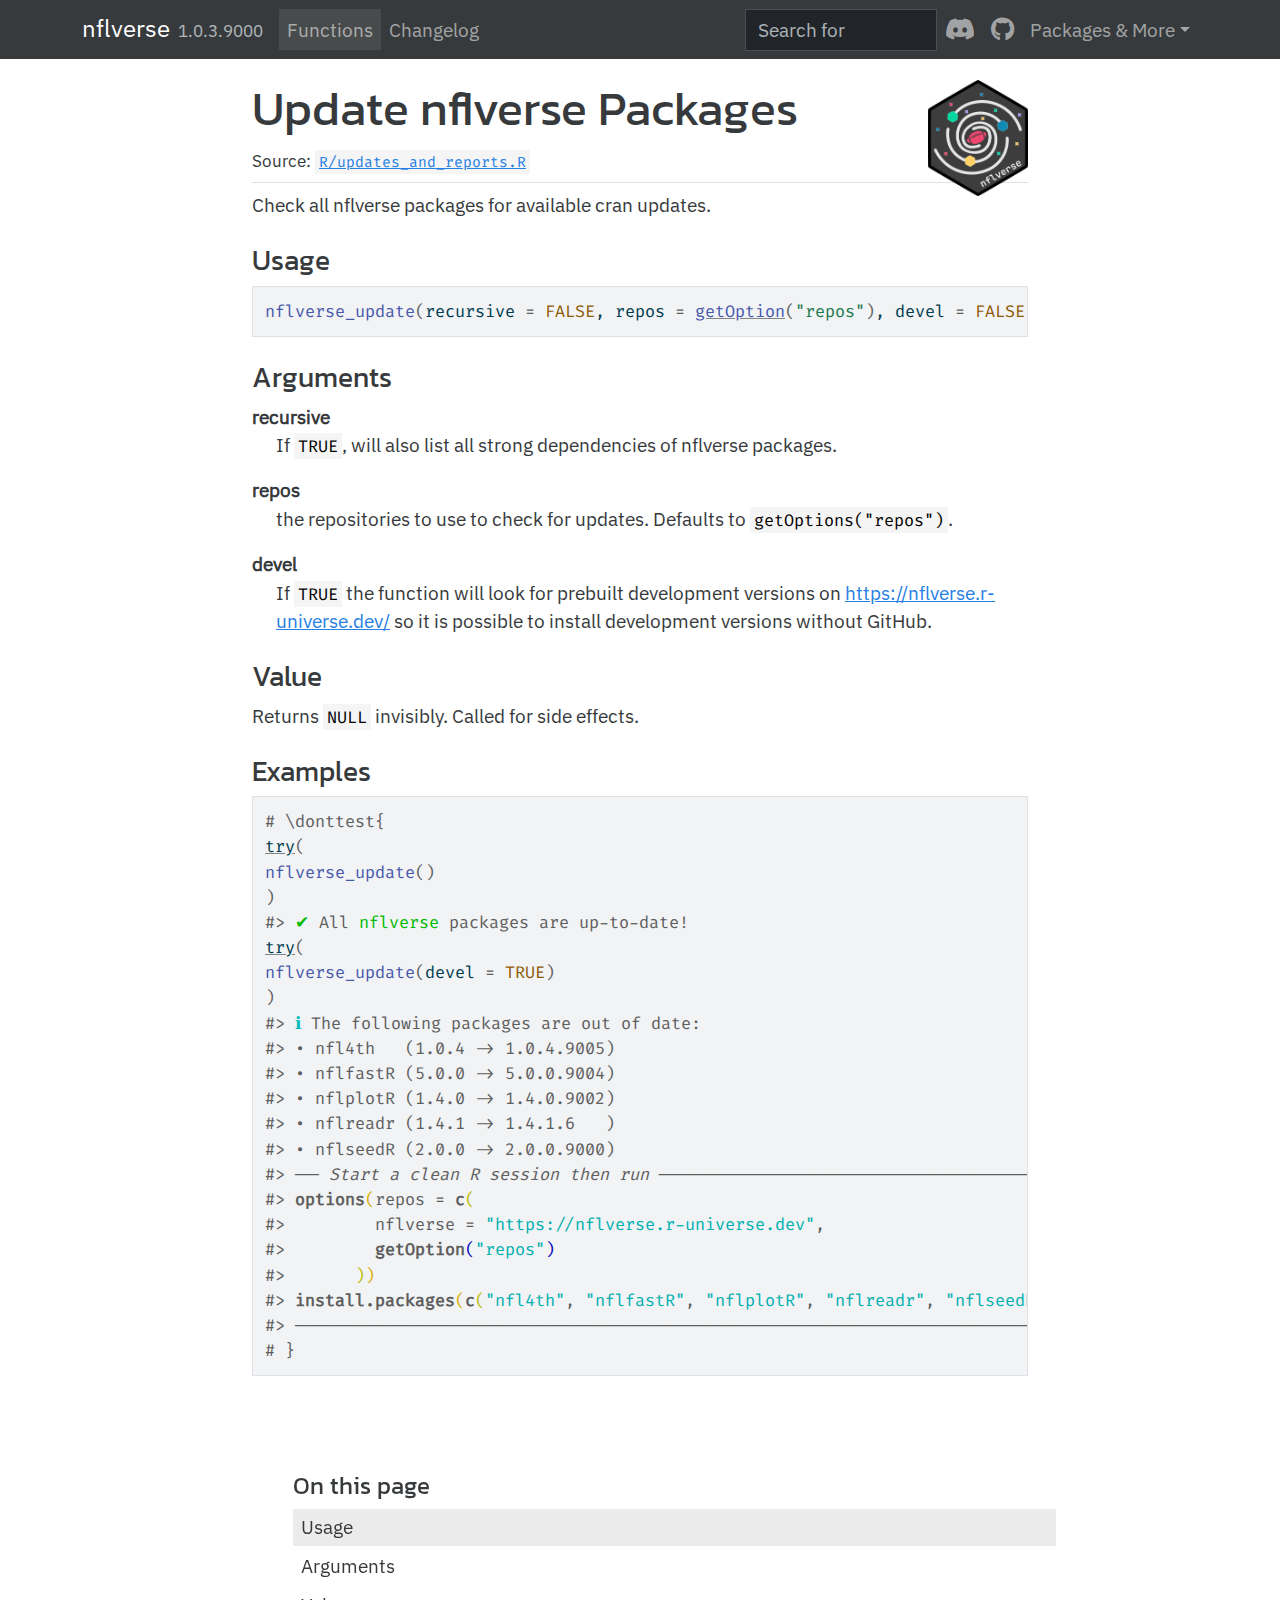
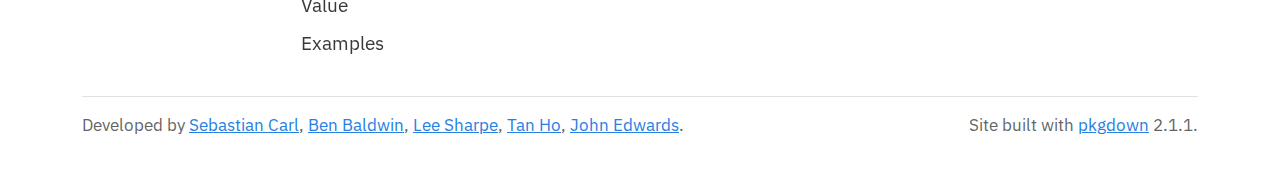
<file: reference/nflverse_update.html>
<!DOCTYPE html>
<!-- Generated by pkgdown: do not edit by hand --><html lang="en"><head><meta http-equiv="Content-Type" content="text/html; charset=UTF-8"><meta charset="utf-8"><meta http-equiv="X-UA-Compatible" content="IE=edge"><meta name="viewport" content="width=device-width, initial-scale=1, shrink-to-fit=no"><title>Update nflverse Packages — nflverse_update • nflverse</title><!-- favicons --><link rel="icon" type="image/png" sizes="16x16" href="../favicon-16x16.png"><link rel="icon" type="image/png" sizes="32x32" href="../favicon-32x32.png"><link rel="apple-touch-icon" type="image/png" sizes="180x180" href="../apple-touch-icon.png"><link rel="apple-touch-icon" type="image/png" sizes="120x120" href="../apple-touch-icon-120x120.png"><link rel="apple-touch-icon" type="image/png" sizes="76x76" href="../apple-touch-icon-76x76.png"><link rel="apple-touch-icon" type="image/png" sizes="60x60" href="../apple-touch-icon-60x60.png"><script src="../deps/jquery-3.6.0/jquery-3.6.0.min.js"></script><meta name="viewport" content="width=device-width, initial-scale=1, shrink-to-fit=no"><link href="../deps/bootstrap-5.3.1/bootstrap.min.css" rel="stylesheet"><script src="../deps/bootstrap-5.3.1/bootstrap.bundle.min.js"></script><link href="../deps/IBM_Plex_Sans-0.4.9/font.css" rel="stylesheet"><link href="../deps/Fira_Code-0.4.9/font.css" rel="stylesheet"><link href="../deps/Kanit-0.4.9/font.css" rel="stylesheet"><link href="../deps/font-awesome-6.5.2/css/all.min.css" rel="stylesheet"><link href="../deps/font-awesome-6.5.2/css/v4-shims.min.css" rel="stylesheet"><script src="../deps/headroom-0.11.0/headroom.min.js"></script><script src="../deps/headroom-0.11.0/jQuery.headroom.min.js"></script><script src="../deps/bootstrap-toc-1.0.1/bootstrap-toc.min.js"></script><script src="../deps/clipboard.js-2.0.11/clipboard.min.js"></script><script src="../deps/search-1.0.0/autocomplete.jquery.min.js"></script><script src="../deps/search-1.0.0/fuse.min.js"></script><script src="../deps/search-1.0.0/mark.min.js"></script><!-- pkgdown --><script src="../pkgdown.js"></script><link href="../extra.css" rel="stylesheet"><meta property="og:title" content="Update nflverse Packages — nflverse_update"><meta name="description" content="Check all nflverse packages for available cran updates."><meta property="og:description" content="Check all nflverse packages for available cran updates."><meta property="og:image" content="https://nflverse.nflverse.com/reference/figures/social_preview.png"><meta property="og:image:alt" content="nflverse social preview card"><meta name="twitter:card" content="summary_large_image"><meta name="twitter:creator" content="@mrcaseb"><meta name="twitter:site" content="@nflfastR"></head><body>
    <a href="#main" class="visually-hidden-focusable">Skip to contents</a>


    <nav class="navbar navbar-expand-lg fixed-top bg-dark" data-bs-theme="dark" aria-label="Site navigation"><div class="container">

    <a class="navbar-brand me-2" href="../index.html">nflverse</a>

    <small class="nav-text text-muted me-auto" data-bs-toggle="tooltip" data-bs-placement="bottom" title="">1.0.3.9000</small>


    <button class="navbar-toggler" type="button" data-bs-toggle="collapse" data-bs-target="#navbar" aria-controls="navbar" aria-expanded="false" aria-label="Toggle navigation">
      <span class="navbar-toggler-icon"></span>
    </button>

    <div id="navbar" class="collapse navbar-collapse ms-3">
      <ul class="navbar-nav me-auto"><li class="active nav-item"><a class="nav-link" href="../reference/index.html">Functions</a></li>
<li class="nav-item"><a class="nav-link" href="../news/index.html">Changelog</a></li>
      </ul><ul class="navbar-nav"><li class="nav-item"><form class="form-inline" role="search">
 <input class="form-control" type="search" name="search-input" id="search-input" autocomplete="off" aria-label="Search site" placeholder="Search for" data-search-index="../search.json"></form></li>
<li class="nav-item"><a class="external-link nav-link" href="https://discord.com/invite/5Er2FBnnQa"><span class="fa fab fa-discord fa-lg"></span></a></li>
<li class="nav-item"><a class="external-link nav-link" href="https://github.com/nflverse/nflverse/" aria-label="GitHub"><span class="fa fab fa-github fa-lg"></span></a></li>
<li class="nav-item dropdown">
  <button class="nav-link dropdown-toggle" type="button" id="dropdown-packages-more" data-bs-toggle="dropdown" aria-expanded="false" aria-haspopup="true">Packages &amp; More</button>
  <ul class="dropdown-menu dropdown-menu-end" aria-labelledby="dropdown-packages-more"><li><h6 class="dropdown-header" data-toc-skip>nflverse Packages</h6></li>
    <li><a class="external-link dropdown-item" href="https://www.nflfastr.com">nflfastR</a></li>
    <li><a class="external-link dropdown-item" href="https://nflseedr.com">nflseedR</a></li>
    <li><a class="external-link dropdown-item" href="https://www.nfl4th.com">nfl4th</a></li>
    <li><a class="external-link dropdown-item" href="https://nflreadr.nflverse.com/">nflreadr</a></li>
    <li><a class="external-link dropdown-item" href="https://nflplotr.nflverse.com/">nflplotR</a></li>
    <li><a class="external-link dropdown-item" href="https://www.opensourcefootball.com">Open Source Football</a></li>
    <li><h6 class="dropdown-header" data-toc-skip>nflverse Data</h6></li>
    <li><a class="external-link dropdown-item" href="https://github.com/nflverse">nflverse GitHub</a></li>
    <li><a class="external-link dropdown-item" href="https://jthomasmock.github.io/espnscrapeR/">espnscrapeR Package</a></li>
    <li><h6 class="dropdown-header" data-toc-skip>ffverse</h6></li>
    <li><a class="external-link dropdown-item" href="https://www.ffverse.com">ffverse.com</a></li>
  </ul></li>
      </ul></div>


  </div>
</nav><div class="container template-reference-topic">
<div class="row">
  <main id="main" class="col-md-9"><div class="page-header">
      <img src="../logo.png" class="logo" alt=""><h1>Update nflverse Packages</h1>
      <small class="dont-index">Source: <a href="https://github.com/nflverse/nflverse/blob/main/R/updates_and_reports.R" class="external-link"><code>R/updates_and_reports.R</code></a></small>
      <div class="d-none name"><code>nflverse_update.Rd</code></div>
    </div>

    <div class="ref-description section level2">
    <p>Check all nflverse packages for available cran updates.</p>
    </div>

    <div class="section level2">
    <h2 id="ref-usage">Usage<a class="anchor" aria-label="anchor" href="#ref-usage"></a></h2>
    <div class="sourceCode"><pre class="sourceCode r"><code><span><span class="fu">nflverse_update</span><span class="op">(</span>recursive <span class="op">=</span> <span class="cn">FALSE</span>, repos <span class="op">=</span> <span class="fu"><a href="https://rdrr.io/r/base/options.html" class="external-link">getOption</a></span><span class="op">(</span><span class="st">"repos"</span><span class="op">)</span>, devel <span class="op">=</span> <span class="cn">FALSE</span><span class="op">)</span></span></code></pre></div>
    </div>

    <div class="section level2">
    <h2 id="arguments">Arguments<a class="anchor" aria-label="anchor" href="#arguments"></a></h2>


<dl><dt id="arg-recursive">recursive<a class="anchor" aria-label="anchor" href="#arg-recursive"></a></dt>
<dd><p>If <code>TRUE</code>, will also list all strong dependencies of
nflverse packages.</p></dd>


<dt id="arg-repos">repos<a class="anchor" aria-label="anchor" href="#arg-repos"></a></dt>
<dd><p>the repositories to use to check for updates.
Defaults to <code>getOptions("repos")</code>.</p></dd>


<dt id="arg-devel">devel<a class="anchor" aria-label="anchor" href="#arg-devel"></a></dt>
<dd><p>If <code>TRUE</code> the function will look for prebuilt development
versions on <a href="https://nflverse.r-universe.dev/" class="external-link">https://nflverse.r-universe.dev/</a> so it is possible to install
development versions without GitHub.</p></dd>

</dl></div>
    <div class="section level2">
    <h2 id="value">Value<a class="anchor" aria-label="anchor" href="#value"></a></h2>
    <p>Returns <code>NULL</code> invisibly. Called for side effects.</p>
    </div>

    <div class="section level2">
    <h2 id="ref-examples">Examples<a class="anchor" aria-label="anchor" href="#ref-examples"></a></h2>
    <div class="sourceCode"><pre class="sourceCode r"><code><span class="r-in"><span><span class="co"># \donttest{</span></span></span>
<span class="r-in"><span><span class="kw"><a href="https://rdrr.io/r/base/try.html" class="external-link">try</a></span><span class="op">(</span></span></span>
<span class="r-in"><span><span class="fu">nflverse_update</span><span class="op">(</span><span class="op">)</span></span></span>
<span class="r-in"><span><span class="op">)</span></span></span>
<span class="r-msg co"><span class="r-pr">#&gt;</span> <span style="color: #00BB00;">✔</span> All <span style="color: #00BB00;">nflverse</span> packages are up-to-date!</span>
<span class="r-in"><span><span class="kw"><a href="https://rdrr.io/r/base/try.html" class="external-link">try</a></span><span class="op">(</span></span></span>
<span class="r-in"><span><span class="fu">nflverse_update</span><span class="op">(</span>devel <span class="op">=</span> <span class="cn">TRUE</span><span class="op">)</span></span></span>
<span class="r-in"><span><span class="op">)</span></span></span>
<span class="r-msg co"><span class="r-pr">#&gt;</span> <span style="color: #00BBBB;">ℹ</span> The following packages are out of date:</span>
<span class="r-out co"><span class="r-pr">#&gt;</span> • nfl4th   (1.0.4 -&gt; 1.0.4.9005)</span>
<span class="r-out co"><span class="r-pr">#&gt;</span> • nflfastR (5.0.0 -&gt; 5.0.0.9004)</span>
<span class="r-out co"><span class="r-pr">#&gt;</span> • nflplotR (1.4.0 -&gt; 1.4.0.9002)</span>
<span class="r-out co"><span class="r-pr">#&gt;</span> • nflreadr (1.4.1 -&gt; 1.4.1.6   )</span>
<span class="r-out co"><span class="r-pr">#&gt;</span> • nflseedR (2.0.0 -&gt; 2.0.0.9000)</span>
<span class="r-msg co"><span class="r-pr">#&gt;</span> ── <span style="font-style: italic;">Start a clean R session then run</span> ────────────────────────────────────────────</span>
<span class="r-msg co"><span class="r-pr">#&gt;</span> <span style="font-weight: bold;">options</span><span style="color: #D7AF00;">(</span>repos = <span style="font-weight: bold;">c</span><span style="color: #BBBB00;">(</span></span>
<span class="r-msg co"><span class="r-pr">#&gt;</span>         nflverse = <span style="color: #00AFAF;">"https://nflverse.r-universe.dev"</span>,</span>
<span class="r-msg co"><span class="r-pr">#&gt;</span>         <span style="font-weight: bold;">getOption</span><span style="color: #0000BB;">(</span><span style="color: #00AFAF;">"repos"</span><span style="color: #0000BB;">)</span></span>
<span class="r-msg co"><span class="r-pr">#&gt;</span>       <span style="color: #BBBB00;">)</span><span style="color: #D7AF00;">)</span></span>
<span class="r-msg co"><span class="r-pr">#&gt;</span> <span style="font-weight: bold;">install.packages</span><span style="color: #D7AF00;">(</span><span style="font-weight: bold;">c</span><span style="color: #BBBB00;">(</span><span style="color: #00AFAF;">"nfl4th"</span>, <span style="color: #00AFAF;">"nflfastR"</span>, <span style="color: #00AFAF;">"nflplotR"</span>, <span style="color: #00AFAF;">"nflreadr"</span>, <span style="color: #00AFAF;">"nflseedR"</span><span style="color: #BBBB00;">)</span><span style="color: #D7AF00;">)</span></span>
<span class="r-msg co"><span class="r-pr">#&gt;</span> ────────────────────────────────────────────────────────────────────────────────</span>
<span class="r-in"><span><span class="co"># }</span></span></span>
</code></pre></div>
    </div>
  </main><aside class="col-md-3"><nav id="toc" aria-label="Table of contents"><h2>On this page</h2>
    </nav></aside></div>


    <footer><div class="pkgdown-footer-left">
  <p>Developed by <a href="https://bsky.app/profile/mrcaseb.nflverse.com" class="external-link">Sebastian Carl</a>, <a href="https://bsky.app/profile/rbsdm.com" class="external-link">Ben Baldwin</a>, <a href="https://twitter.com/LeeSharpeNFL" class="external-link">Lee Sharpe</a>, <a href="https://tanho.ca" class="external-link">Tan Ho</a>, <a href="https://johnbedwards.io" class="external-link">John Edwards</a>.</p>
</div>

<div class="pkgdown-footer-right">
  <p>Site built with <a href="https://pkgdown.r-lib.org/" class="external-link">pkgdown</a> 2.1.1.</p>
</div>

    </footer></div>





  </body></html>
</file>
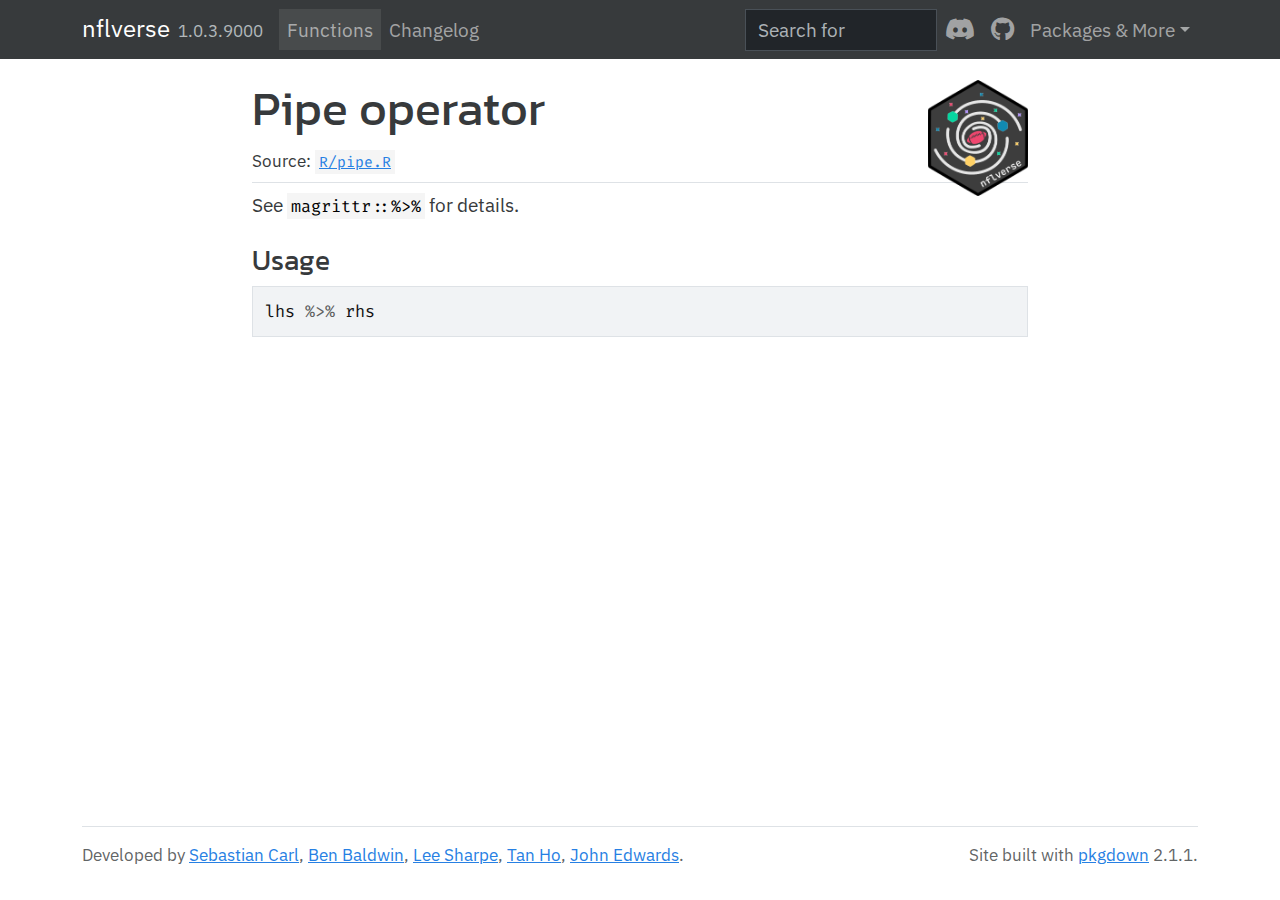
<file: reference/pipe.html>
<!DOCTYPE html>
<!-- Generated by pkgdown: do not edit by hand --><html lang="en"><head><meta http-equiv="Content-Type" content="text/html; charset=UTF-8"><meta charset="utf-8"><meta http-equiv="X-UA-Compatible" content="IE=edge"><meta name="viewport" content="width=device-width, initial-scale=1, shrink-to-fit=no"><title>Pipe operator — %&gt;% • nflverse</title><!-- favicons --><link rel="icon" type="image/png" sizes="16x16" href="../favicon-16x16.png"><link rel="icon" type="image/png" sizes="32x32" href="../favicon-32x32.png"><link rel="apple-touch-icon" type="image/png" sizes="180x180" href="../apple-touch-icon.png"><link rel="apple-touch-icon" type="image/png" sizes="120x120" href="../apple-touch-icon-120x120.png"><link rel="apple-touch-icon" type="image/png" sizes="76x76" href="../apple-touch-icon-76x76.png"><link rel="apple-touch-icon" type="image/png" sizes="60x60" href="../apple-touch-icon-60x60.png"><script src="../deps/jquery-3.6.0/jquery-3.6.0.min.js"></script><meta name="viewport" content="width=device-width, initial-scale=1, shrink-to-fit=no"><link href="../deps/bootstrap-5.3.1/bootstrap.min.css" rel="stylesheet"><script src="../deps/bootstrap-5.3.1/bootstrap.bundle.min.js"></script><link href="../deps/IBM_Plex_Sans-0.4.9/font.css" rel="stylesheet"><link href="../deps/Fira_Code-0.4.9/font.css" rel="stylesheet"><link href="../deps/Kanit-0.4.9/font.css" rel="stylesheet"><link href="../deps/font-awesome-6.5.2/css/all.min.css" rel="stylesheet"><link href="../deps/font-awesome-6.5.2/css/v4-shims.min.css" rel="stylesheet"><script src="../deps/headroom-0.11.0/headroom.min.js"></script><script src="../deps/headroom-0.11.0/jQuery.headroom.min.js"></script><script src="../deps/bootstrap-toc-1.0.1/bootstrap-toc.min.js"></script><script src="../deps/clipboard.js-2.0.11/clipboard.min.js"></script><script src="../deps/search-1.0.0/autocomplete.jquery.min.js"></script><script src="../deps/search-1.0.0/fuse.min.js"></script><script src="../deps/search-1.0.0/mark.min.js"></script><!-- pkgdown --><script src="../pkgdown.js"></script><link href="../extra.css" rel="stylesheet"><meta property="og:title" content="Pipe operator — %&gt;%"><meta name="description" content="See magrittr::%&amp;gt;% for details."><meta property="og:description" content="See magrittr::%&amp;gt;% for details."><meta property="og:image" content="https://nflverse.nflverse.com/reference/figures/social_preview.png"><meta property="og:image:alt" content="nflverse social preview card"><meta name="twitter:card" content="summary_large_image"><meta name="twitter:creator" content="@mrcaseb"><meta name="twitter:site" content="@nflfastR"></head><body>
    <a href="#main" class="visually-hidden-focusable">Skip to contents</a>


    <nav class="navbar navbar-expand-lg fixed-top bg-dark" data-bs-theme="dark" aria-label="Site navigation"><div class="container">

    <a class="navbar-brand me-2" href="../index.html">nflverse</a>

    <small class="nav-text text-muted me-auto" data-bs-toggle="tooltip" data-bs-placement="bottom" title="">1.0.3.9000</small>


    <button class="navbar-toggler" type="button" data-bs-toggle="collapse" data-bs-target="#navbar" aria-controls="navbar" aria-expanded="false" aria-label="Toggle navigation">
      <span class="navbar-toggler-icon"></span>
    </button>

    <div id="navbar" class="collapse navbar-collapse ms-3">
      <ul class="navbar-nav me-auto"><li class="active nav-item"><a class="nav-link" href="../reference/index.html">Functions</a></li>
<li class="nav-item"><a class="nav-link" href="../news/index.html">Changelog</a></li>
      </ul><ul class="navbar-nav"><li class="nav-item"><form class="form-inline" role="search">
 <input class="form-control" type="search" name="search-input" id="search-input" autocomplete="off" aria-label="Search site" placeholder="Search for" data-search-index="../search.json"></form></li>
<li class="nav-item"><a class="external-link nav-link" href="https://discord.com/invite/5Er2FBnnQa"><span class="fa fab fa-discord fa-lg"></span></a></li>
<li class="nav-item"><a class="external-link nav-link" href="https://github.com/nflverse/nflverse/" aria-label="GitHub"><span class="fa fab fa-github fa-lg"></span></a></li>
<li class="nav-item dropdown">
  <button class="nav-link dropdown-toggle" type="button" id="dropdown-packages-more" data-bs-toggle="dropdown" aria-expanded="false" aria-haspopup="true">Packages &amp; More</button>
  <ul class="dropdown-menu dropdown-menu-end" aria-labelledby="dropdown-packages-more"><li><h6 class="dropdown-header" data-toc-skip>nflverse Packages</h6></li>
    <li><a class="external-link dropdown-item" href="https://www.nflfastr.com">nflfastR</a></li>
    <li><a class="external-link dropdown-item" href="https://nflseedr.com">nflseedR</a></li>
    <li><a class="external-link dropdown-item" href="https://www.nfl4th.com">nfl4th</a></li>
    <li><a class="external-link dropdown-item" href="https://nflreadr.nflverse.com/">nflreadr</a></li>
    <li><a class="external-link dropdown-item" href="https://nflplotr.nflverse.com/">nflplotR</a></li>
    <li><a class="external-link dropdown-item" href="https://www.opensourcefootball.com">Open Source Football</a></li>
    <li><h6 class="dropdown-header" data-toc-skip>nflverse Data</h6></li>
    <li><a class="external-link dropdown-item" href="https://github.com/nflverse">nflverse GitHub</a></li>
    <li><a class="external-link dropdown-item" href="https://jthomasmock.github.io/espnscrapeR/">espnscrapeR Package</a></li>
    <li><h6 class="dropdown-header" data-toc-skip>ffverse</h6></li>
    <li><a class="external-link dropdown-item" href="https://www.ffverse.com">ffverse.com</a></li>
  </ul></li>
      </ul></div>


  </div>
</nav><div class="container template-reference-topic">
<div class="row">
  <main id="main" class="col-md-9"><div class="page-header">
      <img src="../logo.png" class="logo" alt=""><h1>Pipe operator</h1>
      <small class="dont-index">Source: <a href="https://github.com/nflverse/nflverse/blob/main/R/pipe.R" class="external-link"><code>R/pipe.R</code></a></small>
      <div class="d-none name"><code>pipe.Rd</code></div>
    </div>

    <div class="ref-description section level2">
    <p>See <code>magrittr::%&gt;%</code> for details.</p>
    </div>

    <div class="section level2">
    <h2 id="ref-usage">Usage<a class="anchor" aria-label="anchor" href="#ref-usage"></a></h2>
    <div class="sourceCode"><pre class="sourceCode r"><code><span><span class="va">lhs</span> <span class="op">%&gt;%</span> <span class="va">rhs</span></span></code></pre></div>
    </div>


  </main></div>


    <footer><div class="pkgdown-footer-left">
  <p>Developed by <a href="https://bsky.app/profile/mrcaseb.nflverse.com" class="external-link">Sebastian Carl</a>, <a href="https://bsky.app/profile/rbsdm.com" class="external-link">Ben Baldwin</a>, <a href="https://twitter.com/LeeSharpeNFL" class="external-link">Lee Sharpe</a>, <a href="https://tanho.ca" class="external-link">Tan Ho</a>, <a href="https://johnbedwards.io" class="external-link">John Edwards</a>.</p>
</div>

<div class="pkgdown-footer-right">
  <p>Site built with <a href="https://pkgdown.r-lib.org/" class="external-link">pkgdown</a> 2.1.1.</p>
</div>

    </footer></div>





  </body></html>
</file>
<file: deps/IBM_Plex_Sans-0.4.9/font.css>
/* cyrillic-ext */
@font-face {
  font-family: 'IBM Plex Sans';
  font-style: normal;
  font-weight: 400;
  font-stretch: 100%;
  font-display: swap;
  src: url(zYXGKVElMYYaJe8bpLHnCwDKr932-G7dytD-Dmu1swZSAXcomDVmadSD6llDCqg4poY.woff2) format('woff2');
  unicode-range: U+0460-052F, U+1C80-1C8A, U+20B4, U+2DE0-2DFF, U+A640-A69F, U+FE2E-FE2F;
}
/* cyrillic */
@font-face {
  font-family: 'IBM Plex Sans';
  font-style: normal;
  font-weight: 400;
  font-stretch: 100%;
  font-display: swap;
  src: url(zYXGKVElMYYaJe8bpLHnCwDKr932-G7dytD-Dmu1swZSAXcomDVmadSD6llDA6g4poY.woff2) format('woff2');
  unicode-range: U+0301, U+0400-045F, U+0490-0491, U+04B0-04B1, U+2116;
}
/* greek */
@font-face {
  font-family: 'IBM Plex Sans';
  font-style: normal;
  font-weight: 400;
  font-stretch: 100%;
  font-display: swap;
  src: url(zYXGKVElMYYaJe8bpLHnCwDKr932-G7dytD-Dmu1swZSAXcomDVmadSD6llDBKg4poY.woff2) format('woff2');
  unicode-range: U+0370-0377, U+037A-037F, U+0384-038A, U+038C, U+038E-03A1, U+03A3-03FF;
}
/* vietnamese */
@font-face {
  font-family: 'IBM Plex Sans';
  font-style: normal;
  font-weight: 400;
  font-stretch: 100%;
  font-display: swap;
  src: url(zYXGKVElMYYaJe8bpLHnCwDKr932-G7dytD-Dmu1swZSAXcomDVmadSD6llDCKg4poY.woff2) format('woff2');
  unicode-range: U+0102-0103, U+0110-0111, U+0128-0129, U+0168-0169, U+01A0-01A1, U+01AF-01B0, U+0300-0301, U+0303-0304, U+0308-0309, U+0323, U+0329, U+1EA0-1EF9, U+20AB;
}
/* latin-ext */
@font-face {
  font-family: 'IBM Plex Sans';
  font-style: normal;
  font-weight: 400;
  font-stretch: 100%;
  font-display: swap;
  src: url(zYXGKVElMYYaJe8bpLHnCwDKr932-G7dytD-Dmu1swZSAXcomDVmadSD6llDCag4poY.woff2) format('woff2');
  unicode-range: U+0100-02BA, U+02BD-02C5, U+02C7-02CC, U+02CE-02D7, U+02DD-02FF, U+0304, U+0308, U+0329, U+1D00-1DBF, U+1E00-1E9F, U+1EF2-1EFF, U+2020, U+20A0-20AB, U+20AD-20C0, U+2113, U+2C60-2C7F, U+A720-A7FF;
}
/* latin */
@font-face {
  font-family: 'IBM Plex Sans';
  font-style: normal;
  font-weight: 400;
  font-stretch: 100%;
  font-display: swap;
  src: url(zYXGKVElMYYaJe8bpLHnCwDKr932-G7dytD-Dmu1swZSAXcomDVmadSD6llDB6g4.woff2) format('woff2');
  unicode-range: U+0000-00FF, U+0131, U+0152-0153, U+02BB-02BC, U+02C6, U+02DA, U+02DC, U+0304, U+0308, U+0329, U+2000-206F, U+20AC, U+2122, U+2191, U+2193, U+2212, U+2215, U+FEFF, U+FFFD;
}
</file>
<file: deps/Fira_Code-0.4.9/font.css>
/* cyrillic-ext */
@font-face {
  font-family: 'Fira Code';
  font-style: normal;
  font-weight: 400;
  font-display: swap;
  src: url(uU9eCBsR6Z2vfE9aq3bL0fxyUs4tcw4W_D1sJV37Nv7g.woff2) format('woff2');
  unicode-range: U+0460-052F, U+1C80-1C8A, U+20B4, U+2DE0-2DFF, U+A640-A69F, U+FE2E-FE2F;
}
/* cyrillic */
@font-face {
  font-family: 'Fira Code';
  font-style: normal;
  font-weight: 400;
  font-display: swap;
  src: url(uU9eCBsR6Z2vfE9aq3bL0fxyUs4tcw4W_D1sJVT7Nv7g.woff2) format('woff2');
  unicode-range: U+0301, U+0400-045F, U+0490-0491, U+04B0-04B1, U+2116;
}
/* greek-ext */
@font-face {
  font-family: 'Fira Code';
  font-style: normal;
  font-weight: 400;
  font-display: swap;
  src: url(uU9eCBsR6Z2vfE9aq3bL0fxyUs4tcw4W_D1sJVz7Nv7g.woff2) format('woff2');
  unicode-range: U+1F00-1FFF;
}
/* greek */
@font-face {
  font-family: 'Fira Code';
  font-style: normal;
  font-weight: 400;
  font-display: swap;
  src: url(uU9eCBsR6Z2vfE9aq3bL0fxyUs4tcw4W_D1sJVP7Nv7g.woff2) format('woff2');
  unicode-range: U+0370-0377, U+037A-037F, U+0384-038A, U+038C, U+038E-03A1, U+03A3-03FF;
}
/* latin-ext */
@font-face {
  font-family: 'Fira Code';
  font-style: normal;
  font-weight: 400;
  font-display: swap;
  src: url(uU9eCBsR6Z2vfE9aq3bL0fxyUs4tcw4W_D1sJV77Nv7g.woff2) format('woff2');
  unicode-range: U+0100-02BA, U+02BD-02C5, U+02C7-02CC, U+02CE-02D7, U+02DD-02FF, U+0304, U+0308, U+0329, U+1D00-1DBF, U+1E00-1E9F, U+1EF2-1EFF, U+2020, U+20A0-20AB, U+20AD-20C0, U+2113, U+2C60-2C7F, U+A720-A7FF;
}
/* latin */
@font-face {
  font-family: 'Fira Code';
  font-style: normal;
  font-weight: 400;
  font-display: swap;
  src: url(uU9eCBsR6Z2vfE9aq3bL0fxyUs4tcw4W_D1sJVD7Ng.woff2) format('woff2');
  unicode-range: U+0000-00FF, U+0131, U+0152-0153, U+02BB-02BC, U+02C6, U+02DA, U+02DC, U+0304, U+0308, U+0329, U+2000-206F, U+20AC, U+2122, U+2191, U+2193, U+2212, U+2215, U+FEFF, U+FFFD;
}
</file>
<file: deps/Kanit-0.4.9/font.css>
/* thai */
@font-face {
  font-family: 'Kanit';
  font-style: normal;
  font-weight: 400;
  font-display: swap;
  src: url(nKKZ-Go6G5tXcraBGwCYdA.woff2) format('woff2');
  unicode-range: U+02D7, U+0303, U+0331, U+0E01-0E5B, U+200C-200D, U+25CC;
}
/* vietnamese */
@font-face {
  font-family: 'Kanit';
  font-style: normal;
  font-weight: 400;
  font-display: swap;
  src: url(nKKZ-Go6G5tXcraaGwCYdA.woff2) format('woff2');
  unicode-range: U+0102-0103, U+0110-0111, U+0128-0129, U+0168-0169, U+01A0-01A1, U+01AF-01B0, U+0300-0301, U+0303-0304, U+0308-0309, U+0323, U+0329, U+1EA0-1EF9, U+20AB;
}
/* latin-ext */
@font-face {
  font-family: 'Kanit';
  font-style: normal;
  font-weight: 400;
  font-display: swap;
  src: url(nKKZ-Go6G5tXcrabGwCYdA.woff2) format('woff2');
  unicode-range: U+0100-02BA, U+02BD-02C5, U+02C7-02CC, U+02CE-02D7, U+02DD-02FF, U+0304, U+0308, U+0329, U+1D00-1DBF, U+1E00-1E9F, U+1EF2-1EFF, U+2020, U+20A0-20AB, U+20AD-20C0, U+2113, U+2C60-2C7F, U+A720-A7FF;
}
/* latin */
@font-face {
  font-family: 'Kanit';
  font-style: normal;
  font-weight: 400;
  font-display: swap;
  src: url(nKKZ-Go6G5tXcraVGwA.woff2) format('woff2');
  unicode-range: U+0000-00FF, U+0131, U+0152-0153, U+02BB-02BC, U+02C6, U+02DA, U+02DC, U+0304, U+0308, U+0329, U+2000-206F, U+20AC, U+2122, U+2191, U+2193, U+2212, U+2215, U+FEFF, U+FFFD;
}
</file>
<file: extra.css>
/*
Check: https://www.w3schools.com/css/css_rwd_mediaqueries.asp
for Responsive Web Design - Media Queries
*/
[class*="col-"] {
  max-width: 100%;
}

@media only screen and (min-width: 640px) {
  main + .col-md-3 {
    margin-left: unset;
    padding-left: 5rem;
    width: 75%;
  }
}
</file>
<file: deps/font-awesome-6.5.2/css/v4-shims.min.css>
/*!
 * Font Awesome Free 6.5.2 by @fontawesome - https://fontawesome.com
 * License - https://fontawesome.com/license/free (Icons: CC BY 4.0, Fonts: SIL OFL 1.1, Code: MIT License)
 * Copyright 2024 Fonticons, Inc.
 */
.fa.fa-glass:before{content:"\f000"}.fa.fa-envelope-o{font-family:"Font Awesome 6 Free";font-weight:400}.fa.fa-envelope-o:before{content:"\f0e0"}.fa.fa-star-o{font-family:"Font Awesome 6 Free";font-weight:400}.fa.fa-star-o:before{content:"\f005"}.fa.fa-close:before,.fa.fa-remove:before{content:"\f00d"}.fa.fa-gear:before{content:"\f013"}.fa.fa-trash-o{font-family:"Font Awesome 6 Free";font-weight:400}.fa.fa-trash-o:before{content:"\f2ed"}.fa.fa-home:before{content:"\f015"}.fa.fa-file-o{font-family:"Font Awesome 6 Free";font-weight:400}.fa.fa-file-o:before{content:"\f15b"}.fa.fa-clock-o{font-family:"Font Awesome 6 Free";font-weight:400}.fa.fa-clock-o:before{content:"\f017"}.fa.fa-arrow-circle-o-down{font-family:"Font Awesome 6 Free";font-weight:400}.fa.fa-arrow-circle-o-down:before{content:"\f358"}.fa.fa-arrow-circle-o-up{font-family:"Font Awesome 6 Free";font-weight:400}.fa.fa-arrow-circle-o-up:before{content:"\f35b"}.fa.fa-play-circle-o{font-family:"Font Awesome 6 Free";font-weight:400}.fa.fa-play-circle-o:before{content:"\f144"}.fa.fa-repeat:before,.fa.fa-rotate-right:before{content:"\f01e"}.fa.fa-refresh:before{content:"\f021"}.fa.fa-list-alt{font-family:"Font Awesome 6 Free";font-weight:400}.fa.fa-list-alt:before{content:"\f022"}.fa.fa-dedent:before{content:"\f03b"}.fa.fa-video-camera:before{content:"\f03d"}.fa.fa-picture-o{font-family:"Font Awesome 6 Free";font-weight:400}.fa.fa-picture-o:before{content:"\f03e"}.fa.fa-photo{font-family:"Font Awesome 6 Free";font-weight:400}.fa.fa-photo:before{content:"\f03e"}.fa.fa-image{font-family:"Font Awesome 6 Free";font-weight:400}.fa.fa-image:before{content:"\f03e"}.fa.fa-map-marker:before{content:"\f3c5"}.fa.fa-pencil-square-o{font-family:"Font Awesome 6 Free";font-weight:400}.fa.fa-pencil-square-o:before{content:"\f044"}.fa.fa-edit{font-family:"Font Awesome 6 Free";font-weight:400}.fa.fa-edit:before{content:"\f044"}.fa.fa-share-square-o:before{content:"\f14d"}.fa.fa-check-square-o{font-family:"Font Awesome 6 Free";font-weight:400}.fa.fa-check-square-o:before{content:"\f14a"}.fa.fa-arrows:before{content:"\f0b2"}.fa.fa-times-circle-o{font-family:"Font Awesome 6 Free";font-weight:400}.fa.fa-times-circle-o:before{content:"\f057"}.fa.fa-check-circle-o{font-family:"Font Awesome 6 Free";font-weight:400}.fa.fa-check-circle-o:before{content:"\f058"}.fa.fa-mail-forward:before{content:"\f064"}.fa.fa-expand:before{content:"\f424"}.fa.fa-compress:before{content:"\f422"}.fa.fa-eye,.fa.fa-eye-slash{font-family:"Font Awesome 6 Free";font-weight:400}.fa.fa-warning:before{content:"\f071"}.fa.fa-calendar:before{content:"\f073"}.fa.fa-arrows-v:before{content:"\f338"}.fa.fa-arrows-h:before{content:"\f337"}.fa.fa-bar-chart-o:before,.fa.fa-bar-chart:before{content:"\e0e3"}.fa.fa-twitter-square{font-family:"Font Awesome 6 Brands";font-weight:400}.fa.fa-twitter-square:before{content:"\f081"}.fa.fa-facebook-square{font-family:"Font Awesome 6 Brands";font-weight:400}.fa.fa-facebook-square:before{content:"\f082"}.fa.fa-gears:before{content:"\f085"}.fa.fa-thumbs-o-up{font-family:"Font Awesome 6 Free";font-weight:400}.fa.fa-thumbs-o-up:before{content:"\f164"}.fa.fa-thumbs-o-down{font-family:"Font Awesome 6 Free";font-weight:400}.fa.fa-thumbs-o-down:before{content:"\f165"}.fa.fa-heart-o{font-family:"Font Awesome 6 Free";font-weight:400}.fa.fa-heart-o:before{content:"\f004"}.fa.fa-sign-out:before{content:"\f2f5"}.fa.fa-linkedin-square{font-family:"Font Awesome 6 Brands";font-weight:400}.fa.fa-linkedin-square:before{content:"\f08c"}.fa.fa-thumb-tack:before{content:"\f08d"}.fa.fa-external-link:before{content:"\f35d"}.fa.fa-sign-in:before{content:"\f2f6"}.fa.fa-github-square{font-family:"Font Awesome 6 Brands";font-weight:400}.fa.fa-github-square:before{content:"\f092"}.fa.fa-lemon-o{font-family:"Font Awesome 6 Free";font-weight:400}.fa.fa-lemon-o:before{content:"\f094"}.fa.fa-square-o{font-family:"Font Awesome 6 Free";font-weight:400}.fa.fa-square-o:before{content:"\f0c8"}.fa.fa-bookmark-o{font-family:"Font Awesome 6 Free";font-weight:400}.fa.fa-bookmark-o:before{content:"\f02e"}.fa.fa-facebook,.fa.fa-twitter{font-family:"Font Awesome 6 Brands";font-weight:400}.fa.fa-facebook:before{content:"\f39e"}.fa.fa-facebook-f{font-family:"Font Awesome 6 Brands";font-weight:400}.fa.fa-facebook-f:before{content:"\f39e"}.fa.fa-github{font-family:"Font Awesome 6 Brands";font-weight:400}.fa.fa-credit-card{font-family:"Font Awesome 6 Free";font-weight:400}.fa.fa-feed:before{content:"\f09e"}.fa.fa-hdd-o{font-family:"Font Awesome 6 Free";font-weight:400}.fa.fa-hdd-o:before{content:"\f0a0"}.fa.fa-hand-o-right{font-family:"Font Awesome 6 Free";font-weight:400}.fa.fa-hand-o-right:before{content:"\f0a4"}.fa.fa-hand-o-left{font-family:"Font Awesome 6 Free";font-weight:400}.fa.fa-hand-o-left:before{content:"\f0a5"}.fa.fa-hand-o-up{font-family:"Font Awesome 6 Free";font-weight:400}.fa.fa-hand-o-up:before{content:"\f0a6"}.fa.fa-hand-o-down{font-family:"Font Awesome 6 Free";font-weight:400}.fa.fa-hand-o-down:before{content:"\f0a7"}.fa.fa-globe:before{content:"\f57d"}.fa.fa-tasks:before{content:"\f828"}.fa.fa-arrows-alt:before{content:"\f31e"}.fa.fa-group:before{content:"\f0c0"}.fa.fa-chain:before{content:"\f0c1"}.fa.fa-cut:before{content:"\f0c4"}.fa.fa-files-o{font-family:"Font Awesome 6 Free";font-weight:400}.fa.fa-files-o:before{content:"\f0c5"}.fa.fa-floppy-o{font-family:"Font Awesome 6 Free";font-weight:400}.fa.fa-floppy-o:before{content:"\f0c7"}.fa.fa-save{font-family:"Font Awesome 6 Free";font-weight:400}.fa.fa-save:before{content:"\f0c7"}.fa.fa-navicon:before,.fa.fa-reorder:before{content:"\f0c9"}.fa.fa-magic:before{content:"\e2ca"}.fa.fa-pinterest,.fa.fa-pinterest-square{font-family:"Font Awesome 6 Brands";font-weight:400}.fa.fa-pinterest-square:before{content:"\f0d3"}.fa.fa-google-plus-square{font-family:"Font Awesome 6 Brands";font-weight:400}.fa.fa-google-plus-square:before{content:"\f0d4"}.fa.fa-google-plus{font-family:"Font Awesome 6 Brands";font-weight:400}.fa.fa-google-plus:before{content:"\f0d5"}.fa.fa-money:before{content:"\f3d1"}.fa.fa-unsorted:before{content:"\f0dc"}.fa.fa-sort-desc:before{content:"\f0dd"}.fa.fa-sort-asc:before{content:"\f0de"}.fa.fa-linkedin{font-family:"Font Awesome 6 Brands";font-weight:400}.fa.fa-linkedin:before{content:"\f0e1"}.fa.fa-rotate-left:before{content:"\f0e2"}.fa.fa-legal:before{content:"\f0e3"}.fa.fa-dashboard:before,.fa.fa-tachometer:before{content:"\f625"}.fa.fa-comment-o{font-family:"Font Awesome 6 Free";font-weight:400}.fa.fa-comment-o:before{content:"\f075"}.fa.fa-comments-o{font-family:"Font Awesome 6 Free";font-weight:400}.fa.fa-comments-o:before{content:"\f086"}.fa.fa-flash:before{content:"\f0e7"}.fa.fa-clipboard:before{content:"\f0ea"}.fa.fa-lightbulb-o{font-family:"Font Awesome 6 Free";font-weight:400}.fa.fa-lightbulb-o:before{content:"\f0eb"}.fa.fa-exchange:before{content:"\f362"}.fa.fa-cloud-download:before{content:"\f0ed"}.fa.fa-cloud-upload:before{content:"\f0ee"}.fa.fa-bell-o{font-family:"Font Awesome 6 Free";font-weight:400}.fa.fa-bell-o:before{content:"\f0f3"}.fa.fa-cutlery:before{content:"\f2e7"}.fa.fa-file-text-o{font-family:"Font Awesome 6 Free";font-weight:400}.fa.fa-file-text-o:before{content:"\f15c"}.fa.fa-building-o{font-family:"Font Awesome 6 Free";font-weight:400}.fa.fa-building-o:before{content:"\f1ad"}.fa.fa-hospital-o{font-family:"Font Awesome 6 Free";font-weight:400}.fa.fa-hospital-o:before{content:"\f0f8"}.fa.fa-tablet:before{content:"\f3fa"}.fa.fa-mobile-phone:before,.fa.fa-mobile:before{content:"\f3cd"}.fa.fa-circle-o{font-family:"Font Awesome 6 Free";font-weight:400}.fa.fa-circle-o:before{content:"\f111"}.fa.fa-mail-reply:before{content:"\f3e5"}.fa.fa-github-alt{font-family:"Font Awesome 6 Brands";font-weight:400}.fa.fa-folder-o{font-family:"Font Awesome 6 Free";font-weight:400}.fa.fa-folder-o:before{content:"\f07b"}.fa.fa-folder-open-o{font-family:"Font Awesome 6 Free";font-weight:400}.fa.fa-folder-open-o:before{content:"\f07c"}.fa.fa-smile-o{font-family:"Font Awesome 6 Free";font-weight:400}.fa.fa-smile-o:before{content:"\f118"}.fa.fa-frown-o{font-family:"Font Awesome 6 Free";font-weight:400}.fa.fa-frown-o:before{content:"\f119"}.fa.fa-meh-o{font-family:"Font Awesome 6 Free";font-weight:400}.fa.fa-meh-o:before{content:"\f11a"}.fa.fa-keyboard-o{font-family:"Font Awesome 6 Free";font-weight:400}.fa.fa-keyboard-o:before{content:"\f11c"}.fa.fa-flag-o{font-family:"Font Awesome 6 Free";font-weight:400}.fa.fa-flag-o:before{content:"\f024"}.fa.fa-mail-reply-all:before{content:"\f122"}.fa.fa-star-half-o{font-family:"Font Awesome 6 Free";font-weight:400}.fa.fa-star-half-o:before{content:"\f5c0"}.fa.fa-star-half-empty{font-family:"Font Awesome 6 Free";font-weight:400}.fa.fa-star-half-empty:before{content:"\f5c0"}.fa.fa-star-half-full{font-family:"Font Awesome 6 Free";font-weight:400}.fa.fa-star-half-full:before{content:"\f5c0"}.fa.fa-code-fork:before{content:"\f126"}.fa.fa-chain-broken:before,.fa.fa-unlink:before{content:"\f127"}.fa.fa-calendar-o{font-family:"Font Awesome 6 Free";font-weight:400}.fa.fa-calendar-o:before{content:"\f133"}.fa.fa-css3,.fa.fa-html5,.fa.fa-maxcdn{font-family:"Font Awesome 6 Brands";font-weight:400}.fa.fa-unlock-alt:before{content:"\f09c"}.fa.fa-minus-square-o{font-family:"Font Awesome 6 Free";font-weight:400}.fa.fa-minus-square-o:before{content:"\f146"}.fa.fa-level-up:before{content:"\f3bf"}.fa.fa-level-down:before{content:"\f3be"}.fa.fa-pencil-square:before{content:"\f14b"}.fa.fa-external-link-square:before{content:"\f360"}.fa.fa-compass{font-family:"Font Awesome 6 Free";font-weight:400}.fa.fa-caret-square-o-down{font-family:"Font Awesome 6 Free";font-weight:400}.fa.fa-caret-square-o-down:before{content:"\f150"}.fa.fa-toggle-down{font-family:"Font Awesome 6 Free";font-weight:400}.fa.fa-toggle-down:before{content:"\f150"}.fa.fa-caret-square-o-up{font-family:"Font Awesome 6 Free";font-weight:400}.fa.fa-caret-square-o-up:before{content:"\f151"}.fa.fa-toggle-up{font-family:"Font Awesome 6 Free";font-weight:400}.fa.fa-toggle-up:before{content:"\f151"}.fa.fa-caret-square-o-right{font-family:"Font Awesome 6 Free";font-weight:400}.fa.fa-caret-square-o-right:before{content:"\f152"}.fa.fa-toggle-right{font-family:"Font Awesome 6 Free";font-weight:400}.fa.fa-toggle-right:before{content:"\f152"}.fa.fa-eur:before,.fa.fa-euro:before{content:"\f153"}.fa.fa-gbp:before{content:"\f154"}.fa.fa-dollar:before,.fa.fa-usd:before{content:"\24"}.fa.fa-inr:before,.fa.fa-rupee:before{content:"\e1bc"}.fa.fa-cny:before,.fa.fa-jpy:before,.fa.fa-rmb:before,.fa.fa-yen:before{content:"\f157"}.fa.fa-rouble:before,.fa.fa-rub:before,.fa.fa-ruble:before{content:"\f158"}.fa.fa-krw:before,.fa.fa-won:before{content:"\f159"}.fa.fa-bitcoin,.fa.fa-btc{font-family:"Font Awesome 6 Brands";font-weight:400}.fa.fa-bitcoin:before{content:"\f15a"}.fa.fa-file-text:before{content:"\f15c"}.fa.fa-sort-alpha-asc:before{content:"\f15d"}.fa.fa-sort-alpha-desc:before{content:"\f881"}.fa.fa-sort-amount-asc:before{content:"\f884"}.fa.fa-sort-amount-desc:before{content:"\f160"}.fa.fa-sort-numeric-asc:before{content:"\f162"}.fa.fa-sort-numeric-desc:before{content:"\f886"}.fa.fa-youtube-square{font-family:"Font Awesome 6 Brands";font-weight:400}.fa.fa-youtube-square:before{content:"\f431"}.fa.fa-xing,.fa.fa-xing-square,.fa.fa-youtube{font-family:"Font Awesome 6 Brands";font-weight:400}.fa.fa-xing-square:before{content:"\f169"}.fa.fa-youtube-play{font-family:"Font Awesome 6 Brands";font-weight:400}.fa.fa-youtube-play:before{content:"\f167"}.fa.fa-adn,.fa.fa-bitbucket,.fa.fa-bitbucket-square,.fa.fa-dropbox,.fa.fa-flickr,.fa.fa-instagram,.fa.fa-stack-overflow{font-family:"Font Awesome 6 Brands";font-weight:400}.fa.fa-bitbucket-square:before{content:"\f171"}.fa.fa-tumblr,.fa.fa-tumblr-square{font-family:"Font Awesome 6 Brands";font-weight:400}.fa.fa-tumblr-square:before{content:"\f174"}.fa.fa-long-arrow-down:before{content:"\f309"}.fa.fa-long-arrow-up:before{content:"\f30c"}.fa.fa-long-arrow-left:before{content:"\f30a"}.fa.fa-long-arrow-right:before{content:"\f30b"}.fa.fa-android,.fa.fa-apple,.fa.fa-dribbble,.fa.fa-foursquare,.fa.fa-gittip,.fa.fa-gratipay,.fa.fa-linux,.fa.fa-skype,.fa.fa-trello,.fa.fa-windows{font-family:"Font Awesome 6 Brands";font-weight:400}.fa.fa-gittip:before{content:"\f184"}.fa.fa-sun-o{font-family:"Font Awesome 6 Free";font-weight:400}.fa.fa-sun-o:before{content:"\f185"}.fa.fa-moon-o{font-family:"Font Awesome 6 Free";font-weight:400}.fa.fa-moon-o:before{content:"\f186"}.fa.fa-pagelines,.fa.fa-renren,.fa.fa-stack-exchange,.fa.fa-vk,.fa.fa-weibo{font-family:"Font Awesome 6 Brands";font-weight:400}.fa.fa-arrow-circle-o-right{font-family:"Font Awesome 6 Free";font-weight:400}.fa.fa-arrow-circle-o-right:before{content:"\f35a"}.fa.fa-arrow-circle-o-left{font-family:"Font Awesome 6 Free";font-weight:400}.fa.fa-arrow-circle-o-left:before{content:"\f359"}.fa.fa-caret-square-o-left{font-family:"Font Awesome 6 Free";font-weight:400}.fa.fa-caret-square-o-left:before{content:"\f191"}.fa.fa-toggle-left{font-family:"Font Awesome 6 Free";font-weight:400}.fa.fa-toggle-left:before{content:"\f191"}.fa.fa-dot-circle-o{font-family:"Font Awesome 6 Free";font-weight:400}.fa.fa-dot-circle-o:before{content:"\f192"}.fa.fa-vimeo-square{font-family:"Font Awesome 6 Brands";font-weight:400}.fa.fa-vimeo-square:before{content:"\f194"}.fa.fa-try:before,.fa.fa-turkish-lira:before{content:"\e2bb"}.fa.fa-plus-square-o{font-family:"Font Awesome 6 Free";font-weight:400}.fa.fa-plus-square-o:before{content:"\f0fe"}.fa.fa-openid,.fa.fa-slack,.fa.fa-wordpress{font-family:"Font Awesome 6 Brands";font-weight:400}.fa.fa-bank:before,.fa.fa-institution:before{content:"\f19c"}.fa.fa-mortar-board:before{content:"\f19d"}.fa.fa-google,.fa.fa-reddit,.fa.fa-reddit-square,.fa.fa-yahoo{font-family:"Font Awesome 6 Brands";font-weight:400}.fa.fa-reddit-square:before{content:"\f1a2"}.fa.fa-behance,.fa.fa-behance-square,.fa.fa-delicious,.fa.fa-digg,.fa.fa-drupal,.fa.fa-joomla,.fa.fa-pied-piper-alt,.fa.fa-pied-piper-pp,.fa.fa-stumbleupon,.fa.fa-stumbleupon-circle{font-family:"Font Awesome 6 Brands";font-weight:400}.fa.fa-behance-square:before{content:"\f1b5"}.fa.fa-steam,.fa.fa-steam-square{font-family:"Font Awesome 6 Brands";font-weight:400}.fa.fa-steam-square:before{content:"\f1b7"}.fa.fa-automobile:before{content:"\f1b9"}.fa.fa-cab:before{content:"\f1ba"}.fa.fa-deviantart,.fa.fa-soundcloud,.fa.fa-spotify{font-family:"Font Awesome 6 Brands";font-weight:400}.fa.fa-file-pdf-o{font-family:"Font Awesome 6 Free";font-weight:400}.fa.fa-file-pdf-o:before{content:"\f1c1"}.fa.fa-file-word-o{font-family:"Font Awesome 6 Free";font-weight:400}.fa.fa-file-word-o:before{content:"\f1c2"}.fa.fa-file-excel-o{font-family:"Font Awesome 6 Free";font-weight:400}.fa.fa-file-excel-o:before{content:"\f1c3"}.fa.fa-file-powerpoint-o{font-family:"Font Awesome 6 Free";font-weight:400}.fa.fa-file-powerpoint-o:before{content:"\f1c4"}.fa.fa-file-image-o{font-family:"Font Awesome 6 Free";font-weight:400}.fa.fa-file-image-o:before{content:"\f1c5"}.fa.fa-file-photo-o{font-family:"Font Awesome 6 Free";font-weight:400}.fa.fa-file-photo-o:before{content:"\f1c5"}.fa.fa-file-picture-o{font-family:"Font Awesome 6 Free";font-weight:400}.fa.fa-file-picture-o:before{content:"\f1c5"}.fa.fa-file-archive-o{font-family:"Font Awesome 6 Free";font-weight:400}.fa.fa-file-archive-o:before{content:"\f1c6"}.fa.fa-file-zip-o{font-family:"Font Awesome 6 Free";font-weight:400}.fa.fa-file-zip-o:before{content:"\f1c6"}.fa.fa-file-audio-o{font-family:"Font Awesome 6 Free";font-weight:400}.fa.fa-file-audio-o:before{content:"\f1c7"}.fa.fa-file-sound-o{font-family:"Font Awesome 6 Free";font-weight:400}.fa.fa-file-sound-o:before{content:"\f1c7"}.fa.fa-file-video-o{font-family:"Font Awesome 6 Free";font-weight:400}.fa.fa-file-video-o:before{content:"\f1c8"}.fa.fa-file-movie-o{font-family:"Font Awesome 6 Free";font-weight:400}.fa.fa-file-movie-o:before{content:"\f1c8"}.fa.fa-file-code-o{font-family:"Font Awesome 6 Free";font-weight:400}.fa.fa-file-code-o:before{content:"\f1c9"}.fa.fa-codepen,.fa.fa-jsfiddle,.fa.fa-vine{font-family:"Font Awesome 6 Brands";font-weight:400}.fa.fa-life-bouy:before,.fa.fa-life-buoy:before,.fa.fa-life-saver:before,.fa.fa-support:before{content:"\f1cd"}.fa.fa-circle-o-notch:before{content:"\f1ce"}.fa.fa-ra,.fa.fa-rebel{font-family:"Font Awesome 6 Brands";font-weight:400}.fa.fa-ra:before{content:"\f1d0"}.fa.fa-resistance{font-family:"Font Awesome 6 Brands";font-weight:400}.fa.fa-resistance:before{content:"\f1d0"}.fa.fa-empire,.fa.fa-ge{font-family:"Font Awesome 6 Brands";font-weight:400}.fa.fa-ge:before{content:"\f1d1"}.fa.fa-git-square{font-family:"Font Awesome 6 Brands";font-weight:400}.fa.fa-git-square:before{content:"\f1d2"}.fa.fa-git,.fa.fa-hacker-news,.fa.fa-y-combinator-square{font-family:"Font Awesome 6 Brands";font-weight:400}.fa.fa-y-combinator-square:before{content:"\f1d4"}.fa.fa-yc-square{font-family:"Font Awesome 6 Brands";font-weight:400}.fa.fa-yc-square:before{content:"\f1d4"}.fa.fa-qq,.fa.fa-tencent-weibo,.fa.fa-wechat,.fa.fa-weixin{font-family:"Font Awesome 6 Brands";font-weight:400}.fa.fa-wechat:before{content:"\f1d7"}.fa.fa-send:before{content:"\f1d8"}.fa.fa-paper-plane-o{font-family:"Font Awesome 6 Free";font-weight:400}.fa.fa-paper-plane-o:before{content:"\f1d8"}.fa.fa-send-o{font-family:"Font Awesome 6 Free";font-weight:400}.fa.fa-send-o:before{content:"\f1d8"}.fa.fa-circle-thin{font-family:"Font Awesome 6 Free";font-weight:400}.fa.fa-circle-thin:before{content:"\f111"}.fa.fa-header:before{content:"\f1dc"}.fa.fa-futbol-o{font-family:"Font Awesome 6 Free";font-weight:400}.fa.fa-futbol-o:before{content:"\f1e3"}.fa.fa-soccer-ball-o{font-family:"Font Awesome 6 Free";font-weight:400}.fa.fa-soccer-ball-o:before{content:"\f1e3"}.fa.fa-slideshare,.fa.fa-twitch,.fa.fa-yelp{font-family:"Font Awesome 6 Brands";font-weight:400}.fa.fa-newspaper-o{font-family:"Font Awesome 6 Free";font-weight:400}.fa.fa-newspaper-o:before{content:"\f1ea"}.fa.fa-cc-amex,.fa.fa-cc-discover,.fa.fa-cc-mastercard,.fa.fa-cc-paypal,.fa.fa-cc-stripe,.fa.fa-cc-visa,.fa.fa-google-wallet,.fa.fa-paypal{font-family:"Font Awesome 6 Brands";font-weight:400}.fa.fa-bell-slash-o{font-family:"Font Awesome 6 Free";font-weight:400}.fa.fa-bell-slash-o:before{content:"\f1f6"}.fa.fa-trash:before{content:"\f2ed"}.fa.fa-copyright{font-family:"Font Awesome 6 Free";font-weight:400}.fa.fa-eyedropper:before{content:"\f1fb"}.fa.fa-area-chart:before{content:"\f1fe"}.fa.fa-pie-chart:before{content:"\f200"}.fa.fa-line-chart:before{content:"\f201"}.fa.fa-lastfm,.fa.fa-lastfm-square{font-family:"Font Awesome 6 Brands";font-weight:400}.fa.fa-lastfm-square:before{content:"\f203"}.fa.fa-angellist,.fa.fa-ioxhost{font-family:"Font Awesome 6 Brands";font-weight:400}.fa.fa-cc{font-family:"Font Awesome 6 Free";font-weight:400}.fa.fa-cc:before{content:"\f20a"}.fa.fa-ils:before,.fa.fa-shekel:before,.fa.fa-sheqel:before{content:"\f20b"}.fa.fa-buysellads,.fa.fa-connectdevelop,.fa.fa-dashcube,.fa.fa-forumbee,.fa.fa-leanpub,.fa.fa-sellsy,.fa.fa-shirtsinbulk,.fa.fa-simplybuilt,.fa.fa-skyatlas{font-family:"Font Awesome 6 Brands";font-weight:400}.fa.fa-diamond{font-family:"Font Awesome 6 Free";font-weight:400}.fa.fa-diamond:before{content:"\f3a5"}.fa.fa-intersex:before,.fa.fa-transgender:before{content:"\f224"}.fa.fa-transgender-alt:before{content:"\f225"}.fa.fa-facebook-official{font-family:"Font Awesome 6 Brands";font-weight:400}.fa.fa-facebook-official:before{content:"\f09a"}.fa.fa-pinterest-p,.fa.fa-whatsapp{font-family:"Font Awesome 6 Brands";font-weight:400}.fa.fa-hotel:before{content:"\f236"}.fa.fa-medium,.fa.fa-viacoin,.fa.fa-y-combinator,.fa.fa-yc{font-family:"Font Awesome 6 Brands";font-weight:400}.fa.fa-yc:before{content:"\f23b"}.fa.fa-expeditedssl,.fa.fa-opencart,.fa.fa-optin-monster{font-family:"Font Awesome 6 Brands";font-weight:400}.fa.fa-battery-4:before,.fa.fa-battery:before{content:"\f240"}.fa.fa-battery-3:before{content:"\f241"}.fa.fa-battery-2:before{content:"\f242"}.fa.fa-battery-1:before{content:"\f243"}.fa.fa-battery-0:before{content:"\f244"}.fa.fa-object-group,.fa.fa-object-ungroup,.fa.fa-sticky-note-o{font-family:"Font Awesome 6 Free";font-weight:400}.fa.fa-sticky-note-o:before{content:"\f249"}.fa.fa-cc-diners-club,.fa.fa-cc-jcb{font-family:"Font Awesome 6 Brands";font-weight:400}.fa.fa-clone{font-family:"Font Awesome 6 Free";font-weight:400}.fa.fa-hourglass-o:before{content:"\f254"}.fa.fa-hourglass-1:before{content:"\f251"}.fa.fa-hourglass-2:before{content:"\f252"}.fa.fa-hourglass-3:before{content:"\f253"}.fa.fa-hand-rock-o{font-family:"Font Awesome 6 Free";font-weight:400}.fa.fa-hand-rock-o:before{content:"\f255"}.fa.fa-hand-grab-o{font-family:"Font Awesome 6 Free";font-weight:400}.fa.fa-hand-grab-o:before{content:"\f255"}.fa.fa-hand-paper-o{font-family:"Font Awesome 6 Free";font-weight:400}.fa.fa-hand-paper-o:before{content:"\f256"}.fa.fa-hand-stop-o{font-family:"Font Awesome 6 Free";font-weight:400}.fa.fa-hand-stop-o:before{content:"\f256"}.fa.fa-hand-scissors-o{font-family:"Font Awesome 6 Free";font-weight:400}.fa.fa-hand-scissors-o:before{content:"\f257"}.fa.fa-hand-lizard-o{font-family:"Font Awesome 6 Free";font-weight:400}.fa.fa-hand-lizard-o:before{content:"\f258"}.fa.fa-hand-spock-o{font-family:"Font Awesome 6 Free";font-weight:400}.fa.fa-hand-spock-o:before{content:"\f259"}.fa.fa-hand-pointer-o{font-family:"Font Awesome 6 Free";font-weight:400}.fa.fa-hand-pointer-o:before{content:"\f25a"}.fa.fa-hand-peace-o{font-family:"Font Awesome 6 Free";font-weight:400}.fa.fa-hand-peace-o:before{content:"\f25b"}.fa.fa-registered{font-family:"Font Awesome 6 Free";font-weight:400}.fa.fa-creative-commons,.fa.fa-gg,.fa.fa-gg-circle,.fa.fa-odnoklassniki,.fa.fa-odnoklassniki-square{font-family:"Font Awesome 6 Brands";font-weight:400}.fa.fa-odnoklassniki-square:before{content:"\f264"}.fa.fa-chrome,.fa.fa-firefox,.fa.fa-get-pocket,.fa.fa-internet-explorer,.fa.fa-opera,.fa.fa-safari,.fa.fa-wikipedia-w{font-family:"Font Awesome 6 Brands";font-weight:400}.fa.fa-television:before{content:"\f26c"}.fa.fa-500px,.fa.fa-amazon,.fa.fa-contao{font-family:"Font Awesome 6 Brands";font-weight:400}.fa.fa-calendar-plus-o{font-family:"Font Awesome 6 Free";font-weight:400}.fa.fa-calendar-plus-o:before{content:"\f271"}.fa.fa-calendar-minus-o{font-family:"Font Awesome 6 Free";font-weight:400}.fa.fa-calendar-minus-o:before{content:"\f272"}.fa.fa-calendar-times-o{font-family:"Font Awesome 6 Free";font-weight:400}.fa.fa-calendar-times-o:before{content:"\f273"}.fa.fa-calendar-check-o{font-family:"Font Awesome 6 Free";font-weight:400}.fa.fa-calendar-check-o:before{content:"\f274"}.fa.fa-map-o{font-family:"Font Awesome 6 Free";font-weight:400}.fa.fa-map-o:before{content:"\f279"}.fa.fa-commenting:before{content:"\f4ad"}.fa.fa-commenting-o{font-family:"Font Awesome 6 Free";font-weight:400}.fa.fa-commenting-o:before{content:"\f4ad"}.fa.fa-houzz,.fa.fa-vimeo{font-family:"Font Awesome 6 Brands";font-weight:400}.fa.fa-vimeo:before{content:"\f27d"}.fa.fa-black-tie,.fa.fa-edge,.fa.fa-fonticons,.fa.fa-reddit-alien{font-family:"Font Awesome 6 Brands";font-weight:400}.fa.fa-credit-card-alt:before{content:"\f09d"}.fa.fa-codiepie,.fa.fa-fort-awesome,.fa.fa-mixcloud,.fa.fa-modx,.fa.fa-product-hunt,.fa.fa-scribd,.fa.fa-usb{font-family:"Font Awesome 6 Brands";font-weight:400}.fa.fa-pause-circle-o{font-family:"Font Awesome 6 Free";font-weight:400}.fa.fa-pause-circle-o:before{content:"\f28b"}.fa.fa-stop-circle-o{font-family:"Font Awesome 6 Free";font-weight:400}.fa.fa-stop-circle-o:before{content:"\f28d"}.fa.fa-bluetooth,.fa.fa-bluetooth-b,.fa.fa-envira,.fa.fa-gitlab,.fa.fa-wheelchair-alt,.fa.fa-wpbeginner,.fa.fa-wpforms{font-family:"Font Awesome 6 Brands";font-weight:400}.fa.fa-wheelchair-alt:before{content:"\f368"}.fa.fa-question-circle-o{font-family:"Font Awesome 6 Free";font-weight:400}.fa.fa-question-circle-o:before{content:"\f059"}.fa.fa-volume-control-phone:before{content:"\f2a0"}.fa.fa-asl-interpreting:before{content:"\f2a3"}.fa.fa-deafness:before,.fa.fa-hard-of-hearing:before{content:"\f2a4"}.fa.fa-glide,.fa.fa-glide-g{font-family:"Font Awesome 6 Brands";font-weight:400}.fa.fa-signing:before{content:"\f2a7"}.fa.fa-viadeo,.fa.fa-viadeo-square{font-family:"Font Awesome 6 Brands";font-weight:400}.fa.fa-viadeo-square:before{content:"\f2aa"}.fa.fa-snapchat,.fa.fa-snapchat-ghost{font-family:"Font Awesome 6 Brands";font-weight:400}.fa.fa-snapchat-ghost:before{content:"\f2ab"}.fa.fa-snapchat-square{font-family:"Font Awesome 6 Brands";font-weight:400}.fa.fa-snapchat-square:before{content:"\f2ad"}.fa.fa-first-order,.fa.fa-google-plus-official,.fa.fa-pied-piper,.fa.fa-themeisle,.fa.fa-yoast{font-family:"Font Awesome 6 Brands";font-weight:400}.fa.fa-google-plus-official:before{content:"\f2b3"}.fa.fa-google-plus-circle{font-family:"Font Awesome 6 Brands";font-weight:400}.fa.fa-google-plus-circle:before{content:"\f2b3"}.fa.fa-fa,.fa.fa-font-awesome{font-family:"Font Awesome 6 Brands";font-weight:400}.fa.fa-fa:before{content:"\f2b4"}.fa.fa-handshake-o{font-family:"Font Awesome 6 Free";font-weight:400}.fa.fa-handshake-o:before{content:"\f2b5"}.fa.fa-envelope-open-o{font-family:"Font Awesome 6 Free";font-weight:400}.fa.fa-envelope-open-o:before{content:"\f2b6"}.fa.fa-linode{font-family:"Font Awesome 6 Brands";font-weight:400}.fa.fa-address-book-o{font-family:"Font Awesome 6 Free";font-weight:400}.fa.fa-address-book-o:before{content:"\f2b9"}.fa.fa-vcard:before{content:"\f2bb"}.fa.fa-address-card-o{font-family:"Font Awesome 6 Free";font-weight:400}.fa.fa-address-card-o:before{content:"\f2bb"}.fa.fa-vcard-o{font-family:"Font Awesome 6 Free";font-weight:400}.fa.fa-vcard-o:before{content:"\f2bb"}.fa.fa-user-circle-o{font-family:"Font Awesome 6 Free";font-weight:400}.fa.fa-user-circle-o:before{content:"\f2bd"}.fa.fa-user-o{font-family:"Font Awesome 6 Free";font-weight:400}.fa.fa-user-o:before{content:"\f007"}.fa.fa-id-badge{font-family:"Font Awesome 6 Free";font-weight:400}.fa.fa-drivers-license:before{content:"\f2c2"}.fa.fa-id-card-o{font-family:"Font Awesome 6 Free";font-weight:400}.fa.fa-id-card-o:before{content:"\f2c2"}.fa.fa-drivers-license-o{font-family:"Font Awesome 6 Free";font-weight:400}.fa.fa-drivers-license-o:before{content:"\f2c2"}.fa.fa-free-code-camp,.fa.fa-quora,.fa.fa-telegram{font-family:"Font Awesome 6 Brands";font-weight:400}.fa.fa-thermometer-4:before,.fa.fa-thermometer:before{content:"\f2c7"}.fa.fa-thermometer-3:before{content:"\f2c8"}.fa.fa-thermometer-2:before{content:"\f2c9"}.fa.fa-thermometer-1:before{content:"\f2ca"}.fa.fa-thermometer-0:before{content:"\f2cb"}.fa.fa-bathtub:before,.fa.fa-s15:before{content:"\f2cd"}.fa.fa-window-maximize,.fa.fa-window-restore{font-family:"Font Awesome 6 Free";font-weight:400}.fa.fa-times-rectangle:before{content:"\f410"}.fa.fa-window-close-o{font-family:"Font Awesome 6 Free";font-weight:400}.fa.fa-window-close-o:before{content:"\f410"}.fa.fa-times-rectangle-o{font-family:"Font Awesome 6 Free";font-weight:400}.fa.fa-times-rectangle-o:before{content:"\f410"}.fa.fa-bandcamp,.fa.fa-eercast,.fa.fa-etsy,.fa.fa-grav,.fa.fa-imdb,.fa.fa-ravelry{font-family:"Font Awesome 6 Brands";font-weight:400}.fa.fa-eercast:before{content:"\f2da"}.fa.fa-snowflake-o{font-family:"Font Awesome 6 Free";font-weight:400}.fa.fa-snowflake-o:before{content:"\f2dc"}.fa.fa-meetup,.fa.fa-superpowers,.fa.fa-wpexplorer{font-family:"Font Awesome 6 Brands";font-weight:400}
</file>
